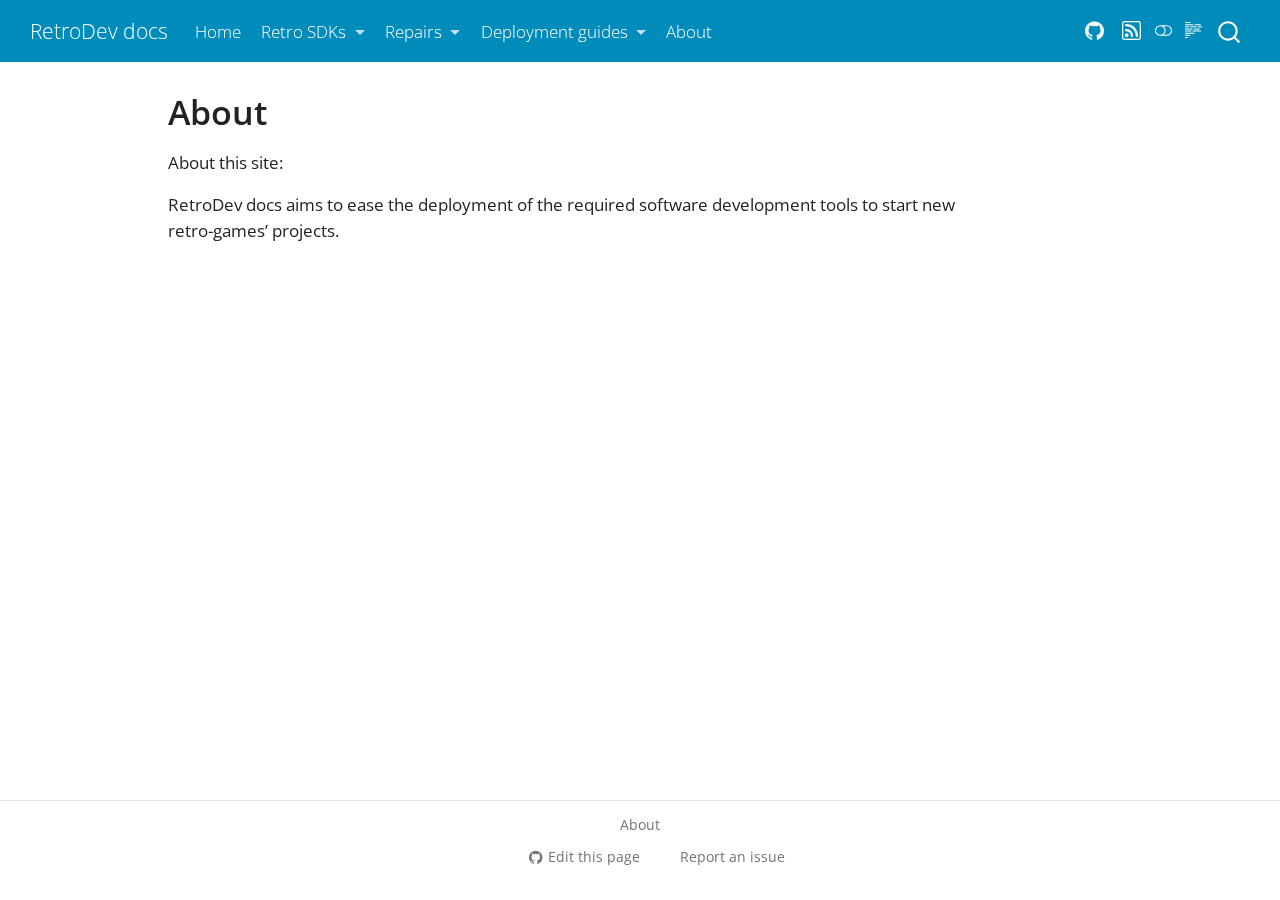
<file: about.html>
<!DOCTYPE html>
<html xmlns="http://www.w3.org/1999/xhtml" lang="en" xml:lang="en"><head>

<meta charset="utf-8">
<meta name="generator" content="quarto-1.5.57">

<meta name="viewport" content="width=device-width, initial-scale=1.0, user-scalable=yes">


<title>About – RetroDev docs</title>
<style>
code{white-space: pre-wrap;}
span.smallcaps{font-variant: small-caps;}
div.columns{display: flex; gap: min(4vw, 1.5em);}
div.column{flex: auto; overflow-x: auto;}
div.hanging-indent{margin-left: 1.5em; text-indent: -1.5em;}
ul.task-list{list-style: none;}
ul.task-list li input[type="checkbox"] {
  width: 0.8em;
  margin: 0 0.8em 0.2em -1em; /* quarto-specific, see https://github.com/quarto-dev/quarto-cli/issues/4556 */ 
  vertical-align: middle;
}
</style>


<script src="site_libs/quarto-nav/quarto-nav.js"></script>
<script src="site_libs/quarto-nav/headroom.min.js"></script>
<script src="site_libs/clipboard/clipboard.min.js"></script>
<script src="site_libs/quarto-search/autocomplete.umd.js"></script>
<script src="site_libs/quarto-search/fuse.min.js"></script>
<script src="site_libs/quarto-search/quarto-search.js"></script>
<meta name="quarto:offset" content="./">
<script src="site_libs/quarto-html/quarto.js"></script>
<script src="site_libs/quarto-html/popper.min.js"></script>
<script src="site_libs/quarto-html/tippy.umd.min.js"></script>
<script src="site_libs/quarto-html/anchor.min.js"></script>
<link href="site_libs/quarto-html/tippy.css" rel="stylesheet">
<link href="site_libs/quarto-html/quarto-syntax-highlighting.css" rel="stylesheet" class="quarto-color-scheme" id="quarto-text-highlighting-styles">
<link href="site_libs/quarto-html/quarto-syntax-highlighting-dark.css" rel="prefetch" class="quarto-color-scheme quarto-color-alternate" id="quarto-text-highlighting-styles">
<script src="site_libs/bootstrap/bootstrap.min.js"></script>
<link href="site_libs/bootstrap/bootstrap-icons.css" rel="stylesheet">
<link href="site_libs/bootstrap/bootstrap.min.css" rel="stylesheet" class="quarto-color-scheme" id="quarto-bootstrap" data-mode="light">
<link href="site_libs/bootstrap/bootstrap-dark.min.css" rel="prefetch" class="quarto-color-scheme quarto-color-alternate" id="quarto-bootstrap" data-mode="dark">
<script id="quarto-search-options" type="application/json">{
  "location": "navbar",
  "copy-button": false,
  "collapse-after": 3,
  "panel-placement": "end",
  "type": "overlay",
  "limit": 50,
  "keyboard-shortcut": [
    "f",
    "/",
    "s"
  ],
  "language": {
    "search-no-results-text": "No results",
    "search-matching-documents-text": "matching documents",
    "search-copy-link-title": "Copy link to search",
    "search-hide-matches-text": "Hide additional matches",
    "search-more-match-text": "more match in this document",
    "search-more-matches-text": "more matches in this document",
    "search-clear-button-title": "Clear",
    "search-text-placeholder": "",
    "search-detached-cancel-button-title": "Cancel",
    "search-submit-button-title": "Submit",
    "search-label": "Search"
  }
}</script>


<link rel="stylesheet" href="styles.css">
</head>

<body class="nav-fixed">

<div id="quarto-search-results"></div>
  <header id="quarto-header" class="headroom fixed-top">
    <nav class="navbar navbar-expand-lg " data-bs-theme="dark">
      <div class="navbar-container container-fluid">
      <div class="navbar-brand-container mx-auto">
    <a class="navbar-brand" href="./index.html">
    <span class="navbar-title">RetroDev docs</span>
    </a>
  </div>
            <div id="quarto-search" class="" title="Search"></div>
          <button class="navbar-toggler" type="button" data-bs-toggle="collapse" data-bs-target="#navbarCollapse" aria-controls="navbarCollapse" role="menu" aria-expanded="false" aria-label="Toggle navigation" onclick="if (window.quartoToggleHeadroom) { window.quartoToggleHeadroom(); }">
  <span class="navbar-toggler-icon"></span>
</button>
          <div class="collapse navbar-collapse" id="navbarCollapse">
            <ul class="navbar-nav navbar-nav-scroll me-auto">
  <li class="nav-item">
    <a class="nav-link" href="./index.html"> 
<span class="menu-text">Home</span></a>
  </li>  
  <li class="nav-item dropdown ">
    <a class="nav-link dropdown-toggle" href="#" id="nav-menu-retro-sdks" role="link" data-bs-toggle="dropdown" aria-expanded="false">
 <span class="menu-text">Retro SDKs</span>
    </a>
    <ul class="dropdown-menu" aria-labelledby="nav-menu-retro-sdks">    
        <li class="dropdown-header">Nintendo</li>
        <li>
    <a class="dropdown-item" href="./retro-sdks/nintendo/nes.html">
 <span class="dropdown-text">NES SDKs</span></a>
  </li>  
        <li><hr class="dropdown-divider"></li>
        <li class="dropdown-header">Sega</li>
        <li>
    <a class="dropdown-item" href="./retro-sdks/sega/mega-drive.html">
 <span class="dropdown-text">Mega Drive SDKs</span></a>
  </li>  
    </ul>
  </li>
  <li class="nav-item dropdown ">
    <a class="nav-link dropdown-toggle" href="#" id="nav-menu-repairs" role="link" data-bs-toggle="dropdown" aria-expanded="false">
 <span class="menu-text">Repairs</span>
    </a>
    <ul class="dropdown-menu" aria-labelledby="nav-menu-repairs">    
        <li class="dropdown-header">SEGA</li>
        <li>
    <a class="dropdown-item" href="./repairs/SEGA/Game Gear/VA0-B0097296.html">
 <span class="dropdown-text">Game Gear</span></a>
  </li>  
    </ul>
  </li>
  <li class="nav-item dropdown ">
    <a class="nav-link dropdown-toggle" href="#" id="nav-menu-deployment-guides" role="link" data-bs-toggle="dropdown" aria-expanded="false">
 <span class="menu-text">Deployment guides</span>
    </a>
    <ul class="dropdown-menu" aria-labelledby="nav-menu-deployment-guides">    
        <li class="dropdown-header">Self Hosted Servers</li>
        <li>
    <a class="dropdown-item" href="./deploy-guides/self-hosted-servers/01_PSO_server.html">
 <span class="dropdown-text">Phantasy Star Online server</span></a>
  </li>  
        <li>
    <a class="dropdown-item" href="./deploy-guides/self-hosted-servers/02_part_db.html">
 <span class="dropdown-text">Part-DB</span></a>
  </li>  
    </ul>
  </li>
  <li class="nav-item">
    <a class="nav-link active" href="./about.html" aria-current="page"> 
<span class="menu-text">About</span></a>
  </li>  
</ul>
            <ul class="navbar-nav navbar-nav-scroll ms-auto">
  <li class="nav-item compact">
    <a class="nav-link" href="https://github.com/protossgp32"> <i class="bi bi-github" role="img" aria-label="GitHub">
</i> 
<span class="menu-text"></span></a>
  </li>  
  <li class="nav-item compact">
    <a class="nav-link" href="./index.xml"> <i class="bi bi-rss" role="img" aria-label="RSS feed">
</i> 
<span class="menu-text"></span></a>
  </li>  
</ul>
          </div> <!-- /navcollapse -->
            <div class="quarto-navbar-tools">
  <a href="" class="quarto-color-scheme-toggle quarto-navigation-tool  px-1" onclick="window.quartoToggleColorScheme(); return false;" title="Toggle dark mode"><i class="bi"></i></a>
  <a href="" class="quarto-reader-toggle quarto-navigation-tool px-1" onclick="window.quartoToggleReader(); return false;" title="Toggle reader mode">
  <div class="quarto-reader-toggle-btn">
  <i class="bi"></i>
  </div>
</a>
</div>
      </div> <!-- /container-fluid -->
    </nav>
</header>
<!-- content -->
<div id="quarto-content" class="quarto-container page-columns page-rows-contents page-layout-article page-navbar">
<!-- sidebar -->
<!-- margin-sidebar -->
    <div id="quarto-margin-sidebar" class="sidebar margin-sidebar zindex-bottom">
        
    </div>
<!-- main -->
<main class="content" id="quarto-document-content">

<header id="title-block-header" class="quarto-title-block default">
<div class="quarto-title">
<h1 class="title">About</h1>
</div>



<div class="quarto-title-meta">

    
  
    
  </div>
  


</header>


<p>About this site:</p>
<p>RetroDev docs aims to ease the deployment of the required software development tools to start new retro-games’ projects.</p>



</main> <!-- /main -->
<script id="quarto-html-after-body" type="application/javascript">
window.document.addEventListener("DOMContentLoaded", function (event) {
  const toggleBodyColorMode = (bsSheetEl) => {
    const mode = bsSheetEl.getAttribute("data-mode");
    const bodyEl = window.document.querySelector("body");
    if (mode === "dark") {
      bodyEl.classList.add("quarto-dark");
      bodyEl.classList.remove("quarto-light");
    } else {
      bodyEl.classList.add("quarto-light");
      bodyEl.classList.remove("quarto-dark");
    }
  }
  const toggleBodyColorPrimary = () => {
    const bsSheetEl = window.document.querySelector("link#quarto-bootstrap");
    if (bsSheetEl) {
      toggleBodyColorMode(bsSheetEl);
    }
  }
  toggleBodyColorPrimary();  
  const disableStylesheet = (stylesheets) => {
    for (let i=0; i < stylesheets.length; i++) {
      const stylesheet = stylesheets[i];
      stylesheet.rel = 'prefetch';
    }
  }
  const enableStylesheet = (stylesheets) => {
    for (let i=0; i < stylesheets.length; i++) {
      const stylesheet = stylesheets[i];
      stylesheet.rel = 'stylesheet';
    }
  }
  const manageTransitions = (selector, allowTransitions) => {
    const els = window.document.querySelectorAll(selector);
    for (let i=0; i < els.length; i++) {
      const el = els[i];
      if (allowTransitions) {
        el.classList.remove('notransition');
      } else {
        el.classList.add('notransition');
      }
    }
  }
  const toggleGiscusIfUsed = (isAlternate, darkModeDefault) => {
    const baseTheme = document.querySelector('#giscus-base-theme')?.value ?? 'light';
    const alternateTheme = document.querySelector('#giscus-alt-theme')?.value ?? 'dark';
    let newTheme = '';
    if(darkModeDefault) {
      newTheme = isAlternate ? baseTheme : alternateTheme;
    } else {
      newTheme = isAlternate ? alternateTheme : baseTheme;
    }
    const changeGiscusTheme = () => {
      // From: https://github.com/giscus/giscus/issues/336
      const sendMessage = (message) => {
        const iframe = document.querySelector('iframe.giscus-frame');
        if (!iframe) return;
        iframe.contentWindow.postMessage({ giscus: message }, 'https://giscus.app');
      }
      sendMessage({
        setConfig: {
          theme: newTheme
        }
      });
    }
    const isGiscussLoaded = window.document.querySelector('iframe.giscus-frame') !== null;
    if (isGiscussLoaded) {
      changeGiscusTheme();
    }
  }
  const toggleColorMode = (alternate) => {
    // Switch the stylesheets
    const alternateStylesheets = window.document.querySelectorAll('link.quarto-color-scheme.quarto-color-alternate');
    manageTransitions('#quarto-margin-sidebar .nav-link', false);
    if (alternate) {
      enableStylesheet(alternateStylesheets);
      for (const sheetNode of alternateStylesheets) {
        if (sheetNode.id === "quarto-bootstrap") {
          toggleBodyColorMode(sheetNode);
        }
      }
    } else {
      disableStylesheet(alternateStylesheets);
      toggleBodyColorPrimary();
    }
    manageTransitions('#quarto-margin-sidebar .nav-link', true);
    // Switch the toggles
    const toggles = window.document.querySelectorAll('.quarto-color-scheme-toggle');
    for (let i=0; i < toggles.length; i++) {
      const toggle = toggles[i];
      if (toggle) {
        if (alternate) {
          toggle.classList.add("alternate");     
        } else {
          toggle.classList.remove("alternate");
        }
      }
    }
    // Hack to workaround the fact that safari doesn't
    // properly recolor the scrollbar when toggling (#1455)
    if (navigator.userAgent.indexOf('Safari') > 0 && navigator.userAgent.indexOf('Chrome') == -1) {
      manageTransitions("body", false);
      window.scrollTo(0, 1);
      setTimeout(() => {
        window.scrollTo(0, 0);
        manageTransitions("body", true);
      }, 40);  
    }
  }
  const isFileUrl = () => { 
    return window.location.protocol === 'file:';
  }
  const hasAlternateSentinel = () => {  
    let styleSentinel = getColorSchemeSentinel();
    if (styleSentinel !== null) {
      return styleSentinel === "alternate";
    } else {
      return false;
    }
  }
  const setStyleSentinel = (alternate) => {
    const value = alternate ? "alternate" : "default";
    if (!isFileUrl()) {
      window.localStorage.setItem("quarto-color-scheme", value);
    } else {
      localAlternateSentinel = value;
    }
  }
  const getColorSchemeSentinel = () => {
    if (!isFileUrl()) {
      const storageValue = window.localStorage.getItem("quarto-color-scheme");
      return storageValue != null ? storageValue : localAlternateSentinel;
    } else {
      return localAlternateSentinel;
    }
  }
  const darkModeDefault = false;
  let localAlternateSentinel = darkModeDefault ? 'alternate' : 'default';
  // Dark / light mode switch
  window.quartoToggleColorScheme = () => {
    // Read the current dark / light value 
    let toAlternate = !hasAlternateSentinel();
    toggleColorMode(toAlternate);
    setStyleSentinel(toAlternate);
    toggleGiscusIfUsed(toAlternate, darkModeDefault);
  };
  // Ensure there is a toggle, if there isn't float one in the top right
  if (window.document.querySelector('.quarto-color-scheme-toggle') === null) {
    const a = window.document.createElement('a');
    a.classList.add('top-right');
    a.classList.add('quarto-color-scheme-toggle');
    a.href = "";
    a.onclick = function() { try { window.quartoToggleColorScheme(); } catch {} return false; };
    const i = window.document.createElement("i");
    i.classList.add('bi');
    a.appendChild(i);
    window.document.body.appendChild(a);
  }
  // Switch to dark mode if need be
  if (hasAlternateSentinel()) {
    toggleColorMode(true);
  } else {
    toggleColorMode(false);
  }
  const icon = "";
  const anchorJS = new window.AnchorJS();
  anchorJS.options = {
    placement: 'right',
    icon: icon
  };
  anchorJS.add('.anchored');
  const isCodeAnnotation = (el) => {
    for (const clz of el.classList) {
      if (clz.startsWith('code-annotation-')) {                     
        return true;
      }
    }
    return false;
  }
  const onCopySuccess = function(e) {
    // button target
    const button = e.trigger;
    // don't keep focus
    button.blur();
    // flash "checked"
    button.classList.add('code-copy-button-checked');
    var currentTitle = button.getAttribute("title");
    button.setAttribute("title", "Copied!");
    let tooltip;
    if (window.bootstrap) {
      button.setAttribute("data-bs-toggle", "tooltip");
      button.setAttribute("data-bs-placement", "left");
      button.setAttribute("data-bs-title", "Copied!");
      tooltip = new bootstrap.Tooltip(button, 
        { trigger: "manual", 
          customClass: "code-copy-button-tooltip",
          offset: [0, -8]});
      tooltip.show();    
    }
    setTimeout(function() {
      if (tooltip) {
        tooltip.hide();
        button.removeAttribute("data-bs-title");
        button.removeAttribute("data-bs-toggle");
        button.removeAttribute("data-bs-placement");
      }
      button.setAttribute("title", currentTitle);
      button.classList.remove('code-copy-button-checked');
    }, 1000);
    // clear code selection
    e.clearSelection();
  }
  const getTextToCopy = function(trigger) {
      const codeEl = trigger.previousElementSibling.cloneNode(true);
      for (const childEl of codeEl.children) {
        if (isCodeAnnotation(childEl)) {
          childEl.remove();
        }
      }
      return codeEl.innerText;
  }
  const clipboard = new window.ClipboardJS('.code-copy-button:not([data-in-quarto-modal])', {
    text: getTextToCopy
  });
  clipboard.on('success', onCopySuccess);
  if (window.document.getElementById('quarto-embedded-source-code-modal')) {
    // For code content inside modals, clipBoardJS needs to be initialized with a container option
    // TODO: Check when it could be a function (https://github.com/zenorocha/clipboard.js/issues/860)
    const clipboardModal = new window.ClipboardJS('.code-copy-button[data-in-quarto-modal]', {
      text: getTextToCopy,
      container: window.document.getElementById('quarto-embedded-source-code-modal')
    });
    clipboardModal.on('success', onCopySuccess);
  }
    var localhostRegex = new RegExp(/^(?:http|https):\/\/localhost\:?[0-9]*\//);
    var mailtoRegex = new RegExp(/^mailto:/);
      var filterRegex = new RegExp("https:\/\/protossgp32\.github\.io\/retrodev-docs");
    var isInternal = (href) => {
        return filterRegex.test(href) || localhostRegex.test(href) || mailtoRegex.test(href);
    }
    // Inspect non-navigation links and adorn them if external
 	var links = window.document.querySelectorAll('a[href]:not(.nav-link):not(.navbar-brand):not(.toc-action):not(.sidebar-link):not(.sidebar-item-toggle):not(.pagination-link):not(.no-external):not([aria-hidden]):not(.dropdown-item):not(.quarto-navigation-tool):not(.about-link)');
    for (var i=0; i<links.length; i++) {
      const link = links[i];
      if (!isInternal(link.href)) {
        // undo the damage that might have been done by quarto-nav.js in the case of
        // links that we want to consider external
        if (link.dataset.originalHref !== undefined) {
          link.href = link.dataset.originalHref;
        }
      }
    }
  function tippyHover(el, contentFn, onTriggerFn, onUntriggerFn) {
    const config = {
      allowHTML: true,
      maxWidth: 500,
      delay: 100,
      arrow: false,
      appendTo: function(el) {
          return el.parentElement;
      },
      interactive: true,
      interactiveBorder: 10,
      theme: 'quarto',
      placement: 'bottom-start',
    };
    if (contentFn) {
      config.content = contentFn;
    }
    if (onTriggerFn) {
      config.onTrigger = onTriggerFn;
    }
    if (onUntriggerFn) {
      config.onUntrigger = onUntriggerFn;
    }
    window.tippy(el, config); 
  }
  const noterefs = window.document.querySelectorAll('a[role="doc-noteref"]');
  for (var i=0; i<noterefs.length; i++) {
    const ref = noterefs[i];
    tippyHover(ref, function() {
      // use id or data attribute instead here
      let href = ref.getAttribute('data-footnote-href') || ref.getAttribute('href');
      try { href = new URL(href).hash; } catch {}
      const id = href.replace(/^#\/?/, "");
      const note = window.document.getElementById(id);
      if (note) {
        return note.innerHTML;
      } else {
        return "";
      }
    });
  }
  const xrefs = window.document.querySelectorAll('a.quarto-xref');
  const processXRef = (id, note) => {
    // Strip column container classes
    const stripColumnClz = (el) => {
      el.classList.remove("page-full", "page-columns");
      if (el.children) {
        for (const child of el.children) {
          stripColumnClz(child);
        }
      }
    }
    stripColumnClz(note)
    if (id === null || id.startsWith('sec-')) {
      // Special case sections, only their first couple elements
      const container = document.createElement("div");
      if (note.children && note.children.length > 2) {
        container.appendChild(note.children[0].cloneNode(true));
        for (let i = 1; i < note.children.length; i++) {
          const child = note.children[i];
          if (child.tagName === "P" && child.innerText === "") {
            continue;
          } else {
            container.appendChild(child.cloneNode(true));
            break;
          }
        }
        if (window.Quarto?.typesetMath) {
          window.Quarto.typesetMath(container);
        }
        return container.innerHTML
      } else {
        if (window.Quarto?.typesetMath) {
          window.Quarto.typesetMath(note);
        }
        return note.innerHTML;
      }
    } else {
      // Remove any anchor links if they are present
      const anchorLink = note.querySelector('a.anchorjs-link');
      if (anchorLink) {
        anchorLink.remove();
      }
      if (window.Quarto?.typesetMath) {
        window.Quarto.typesetMath(note);
      }
      // TODO in 1.5, we should make sure this works without a callout special case
      if (note.classList.contains("callout")) {
        return note.outerHTML;
      } else {
        return note.innerHTML;
      }
    }
  }
  for (var i=0; i<xrefs.length; i++) {
    const xref = xrefs[i];
    tippyHover(xref, undefined, function(instance) {
      instance.disable();
      let url = xref.getAttribute('href');
      let hash = undefined; 
      if (url.startsWith('#')) {
        hash = url;
      } else {
        try { hash = new URL(url).hash; } catch {}
      }
      if (hash) {
        const id = hash.replace(/^#\/?/, "");
        const note = window.document.getElementById(id);
        if (note !== null) {
          try {
            const html = processXRef(id, note.cloneNode(true));
            instance.setContent(html);
          } finally {
            instance.enable();
            instance.show();
          }
        } else {
          // See if we can fetch this
          fetch(url.split('#')[0])
          .then(res => res.text())
          .then(html => {
            const parser = new DOMParser();
            const htmlDoc = parser.parseFromString(html, "text/html");
            const note = htmlDoc.getElementById(id);
            if (note !== null) {
              const html = processXRef(id, note);
              instance.setContent(html);
            } 
          }).finally(() => {
            instance.enable();
            instance.show();
          });
        }
      } else {
        // See if we can fetch a full url (with no hash to target)
        // This is a special case and we should probably do some content thinning / targeting
        fetch(url)
        .then(res => res.text())
        .then(html => {
          const parser = new DOMParser();
          const htmlDoc = parser.parseFromString(html, "text/html");
          const note = htmlDoc.querySelector('main.content');
          if (note !== null) {
            // This should only happen for chapter cross references
            // (since there is no id in the URL)
            // remove the first header
            if (note.children.length > 0 && note.children[0].tagName === "HEADER") {
              note.children[0].remove();
            }
            const html = processXRef(null, note);
            instance.setContent(html);
          } 
        }).finally(() => {
          instance.enable();
          instance.show();
        });
      }
    }, function(instance) {
    });
  }
      let selectedAnnoteEl;
      const selectorForAnnotation = ( cell, annotation) => {
        let cellAttr = 'data-code-cell="' + cell + '"';
        let lineAttr = 'data-code-annotation="' +  annotation + '"';
        const selector = 'span[' + cellAttr + '][' + lineAttr + ']';
        return selector;
      }
      const selectCodeLines = (annoteEl) => {
        const doc = window.document;
        const targetCell = annoteEl.getAttribute("data-target-cell");
        const targetAnnotation = annoteEl.getAttribute("data-target-annotation");
        const annoteSpan = window.document.querySelector(selectorForAnnotation(targetCell, targetAnnotation));
        const lines = annoteSpan.getAttribute("data-code-lines").split(",");
        const lineIds = lines.map((line) => {
          return targetCell + "-" + line;
        })
        let top = null;
        let height = null;
        let parent = null;
        if (lineIds.length > 0) {
            //compute the position of the single el (top and bottom and make a div)
            const el = window.document.getElementById(lineIds[0]);
            top = el.offsetTop;
            height = el.offsetHeight;
            parent = el.parentElement.parentElement;
          if (lineIds.length > 1) {
            const lastEl = window.document.getElementById(lineIds[lineIds.length - 1]);
            const bottom = lastEl.offsetTop + lastEl.offsetHeight;
            height = bottom - top;
          }
          if (top !== null && height !== null && parent !== null) {
            // cook up a div (if necessary) and position it 
            let div = window.document.getElementById("code-annotation-line-highlight");
            if (div === null) {
              div = window.document.createElement("div");
              div.setAttribute("id", "code-annotation-line-highlight");
              div.style.position = 'absolute';
              parent.appendChild(div);
            }
            div.style.top = top - 2 + "px";
            div.style.height = height + 4 + "px";
            div.style.left = 0;
            let gutterDiv = window.document.getElementById("code-annotation-line-highlight-gutter");
            if (gutterDiv === null) {
              gutterDiv = window.document.createElement("div");
              gutterDiv.setAttribute("id", "code-annotation-line-highlight-gutter");
              gutterDiv.style.position = 'absolute';
              const codeCell = window.document.getElementById(targetCell);
              const gutter = codeCell.querySelector('.code-annotation-gutter');
              gutter.appendChild(gutterDiv);
            }
            gutterDiv.style.top = top - 2 + "px";
            gutterDiv.style.height = height + 4 + "px";
          }
          selectedAnnoteEl = annoteEl;
        }
      };
      const unselectCodeLines = () => {
        const elementsIds = ["code-annotation-line-highlight", "code-annotation-line-highlight-gutter"];
        elementsIds.forEach((elId) => {
          const div = window.document.getElementById(elId);
          if (div) {
            div.remove();
          }
        });
        selectedAnnoteEl = undefined;
      };
        // Handle positioning of the toggle
    window.addEventListener(
      "resize",
      throttle(() => {
        elRect = undefined;
        if (selectedAnnoteEl) {
          selectCodeLines(selectedAnnoteEl);
        }
      }, 10)
    );
    function throttle(fn, ms) {
    let throttle = false;
    let timer;
      return (...args) => {
        if(!throttle) { // first call gets through
            fn.apply(this, args);
            throttle = true;
        } else { // all the others get throttled
            if(timer) clearTimeout(timer); // cancel #2
            timer = setTimeout(() => {
              fn.apply(this, args);
              timer = throttle = false;
            }, ms);
        }
      };
    }
      // Attach click handler to the DT
      const annoteDls = window.document.querySelectorAll('dt[data-target-cell]');
      for (const annoteDlNode of annoteDls) {
        annoteDlNode.addEventListener('click', (event) => {
          const clickedEl = event.target;
          if (clickedEl !== selectedAnnoteEl) {
            unselectCodeLines();
            const activeEl = window.document.querySelector('dt[data-target-cell].code-annotation-active');
            if (activeEl) {
              activeEl.classList.remove('code-annotation-active');
            }
            selectCodeLines(clickedEl);
            clickedEl.classList.add('code-annotation-active');
          } else {
            // Unselect the line
            unselectCodeLines();
            clickedEl.classList.remove('code-annotation-active');
          }
        });
      }
  const findCites = (el) => {
    const parentEl = el.parentElement;
    if (parentEl) {
      const cites = parentEl.dataset.cites;
      if (cites) {
        return {
          el,
          cites: cites.split(' ')
        };
      } else {
        return findCites(el.parentElement)
      }
    } else {
      return undefined;
    }
  };
  var bibliorefs = window.document.querySelectorAll('a[role="doc-biblioref"]');
  for (var i=0; i<bibliorefs.length; i++) {
    const ref = bibliorefs[i];
    const citeInfo = findCites(ref);
    if (citeInfo) {
      tippyHover(citeInfo.el, function() {
        var popup = window.document.createElement('div');
        citeInfo.cites.forEach(function(cite) {
          var citeDiv = window.document.createElement('div');
          citeDiv.classList.add('hanging-indent');
          citeDiv.classList.add('csl-entry');
          var biblioDiv = window.document.getElementById('ref-' + cite);
          if (biblioDiv) {
            citeDiv.innerHTML = biblioDiv.innerHTML;
          }
          popup.appendChild(citeDiv);
        });
        return popup.innerHTML;
      });
    }
  }
});
</script>
</div> <!-- /content -->
<footer class="footer">
  <div class="nav-footer">
    <div class="nav-footer-left">
      &nbsp;
    </div>   
    <div class="nav-footer-center">
      <ul class="footer-items list-unstyled">
    <li class="nav-item">
    <a class="nav-link" href="./about.html">
<p>About</p>
</a>
  </li>  
</ul>
    <div class="toc-actions"><ul><li><a href="https://github.com/protossgp32/retrodev-docs/edit/main/docs/about.qmd" class="toc-action"><i class="bi bi-github"></i>Edit this page</a></li><li><a href="https://github.com/protossgp32/retrodev-docs/issues/new" class="toc-action"><i class="bi empty"></i>Report an issue</a></li></ul></div></div>
    <div class="nav-footer-right">
      &nbsp;
    </div>
  </div>
</footer>




</body></html>
</file>
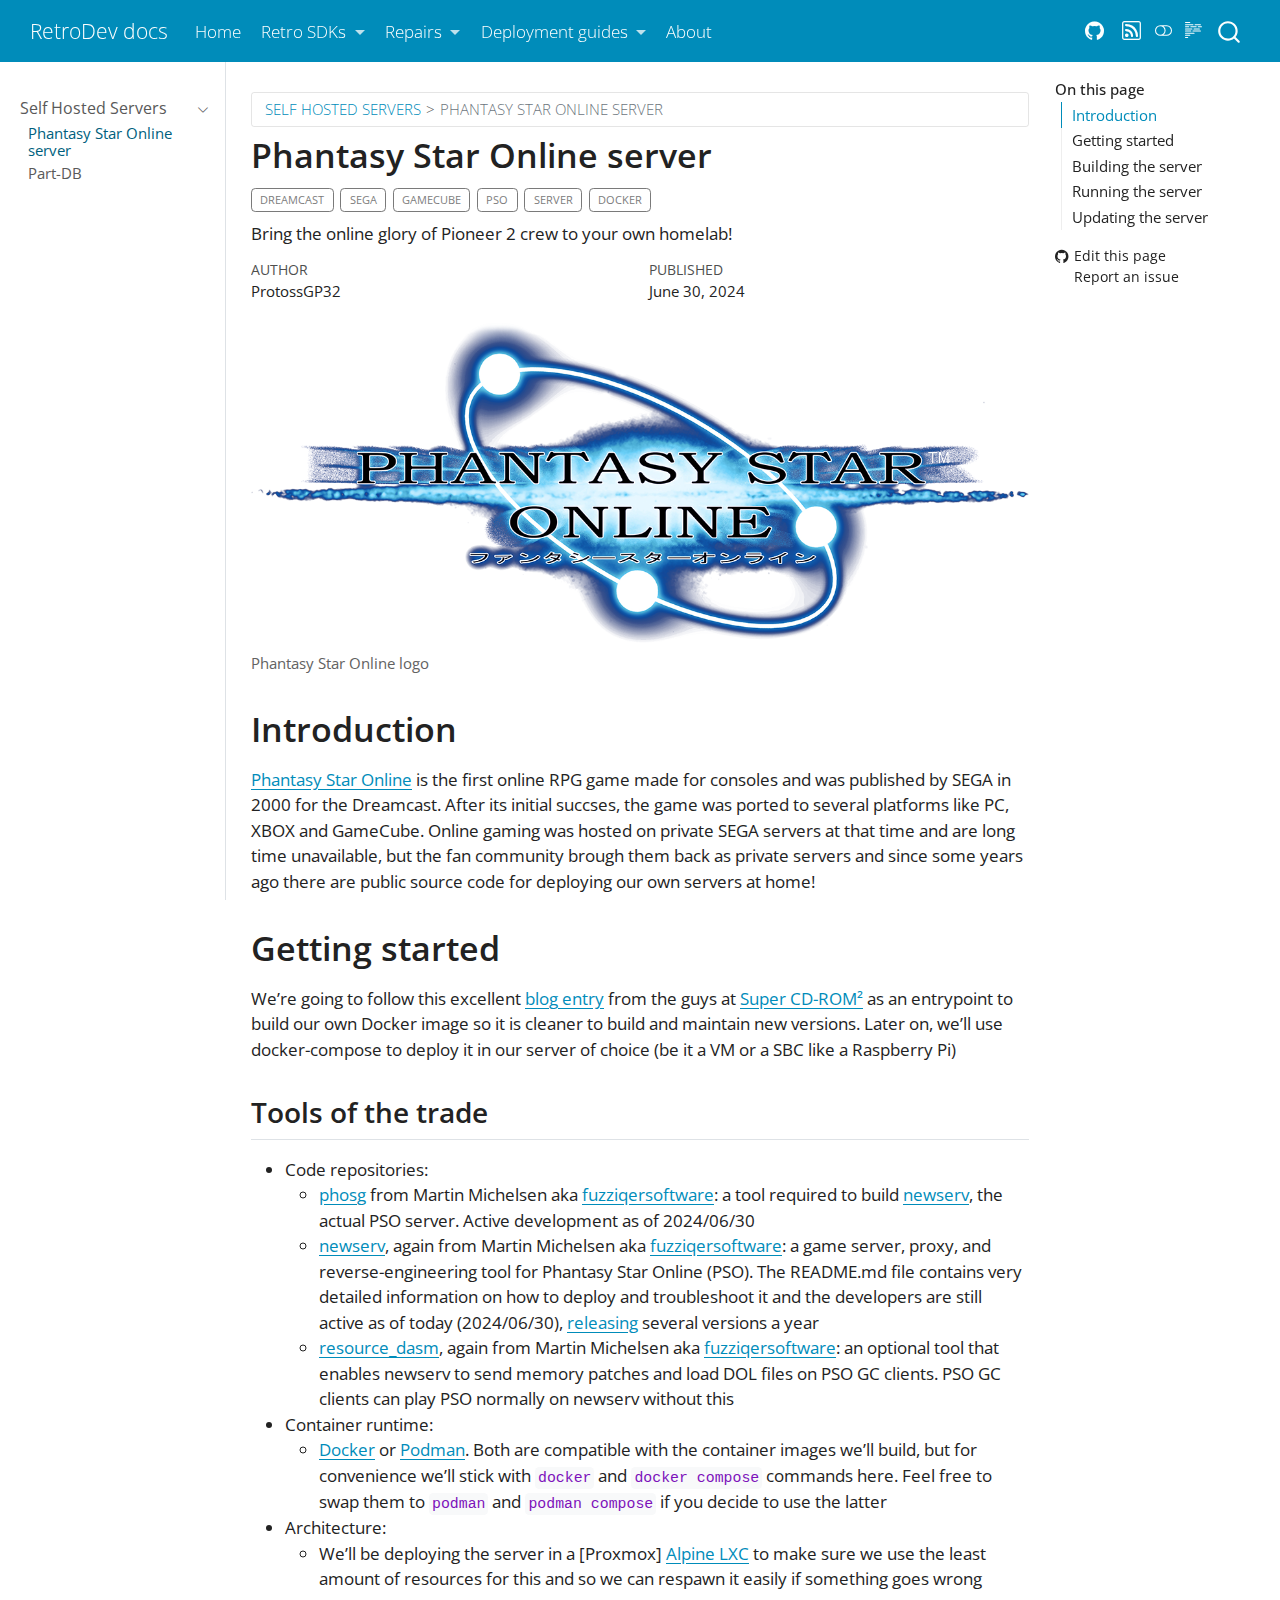
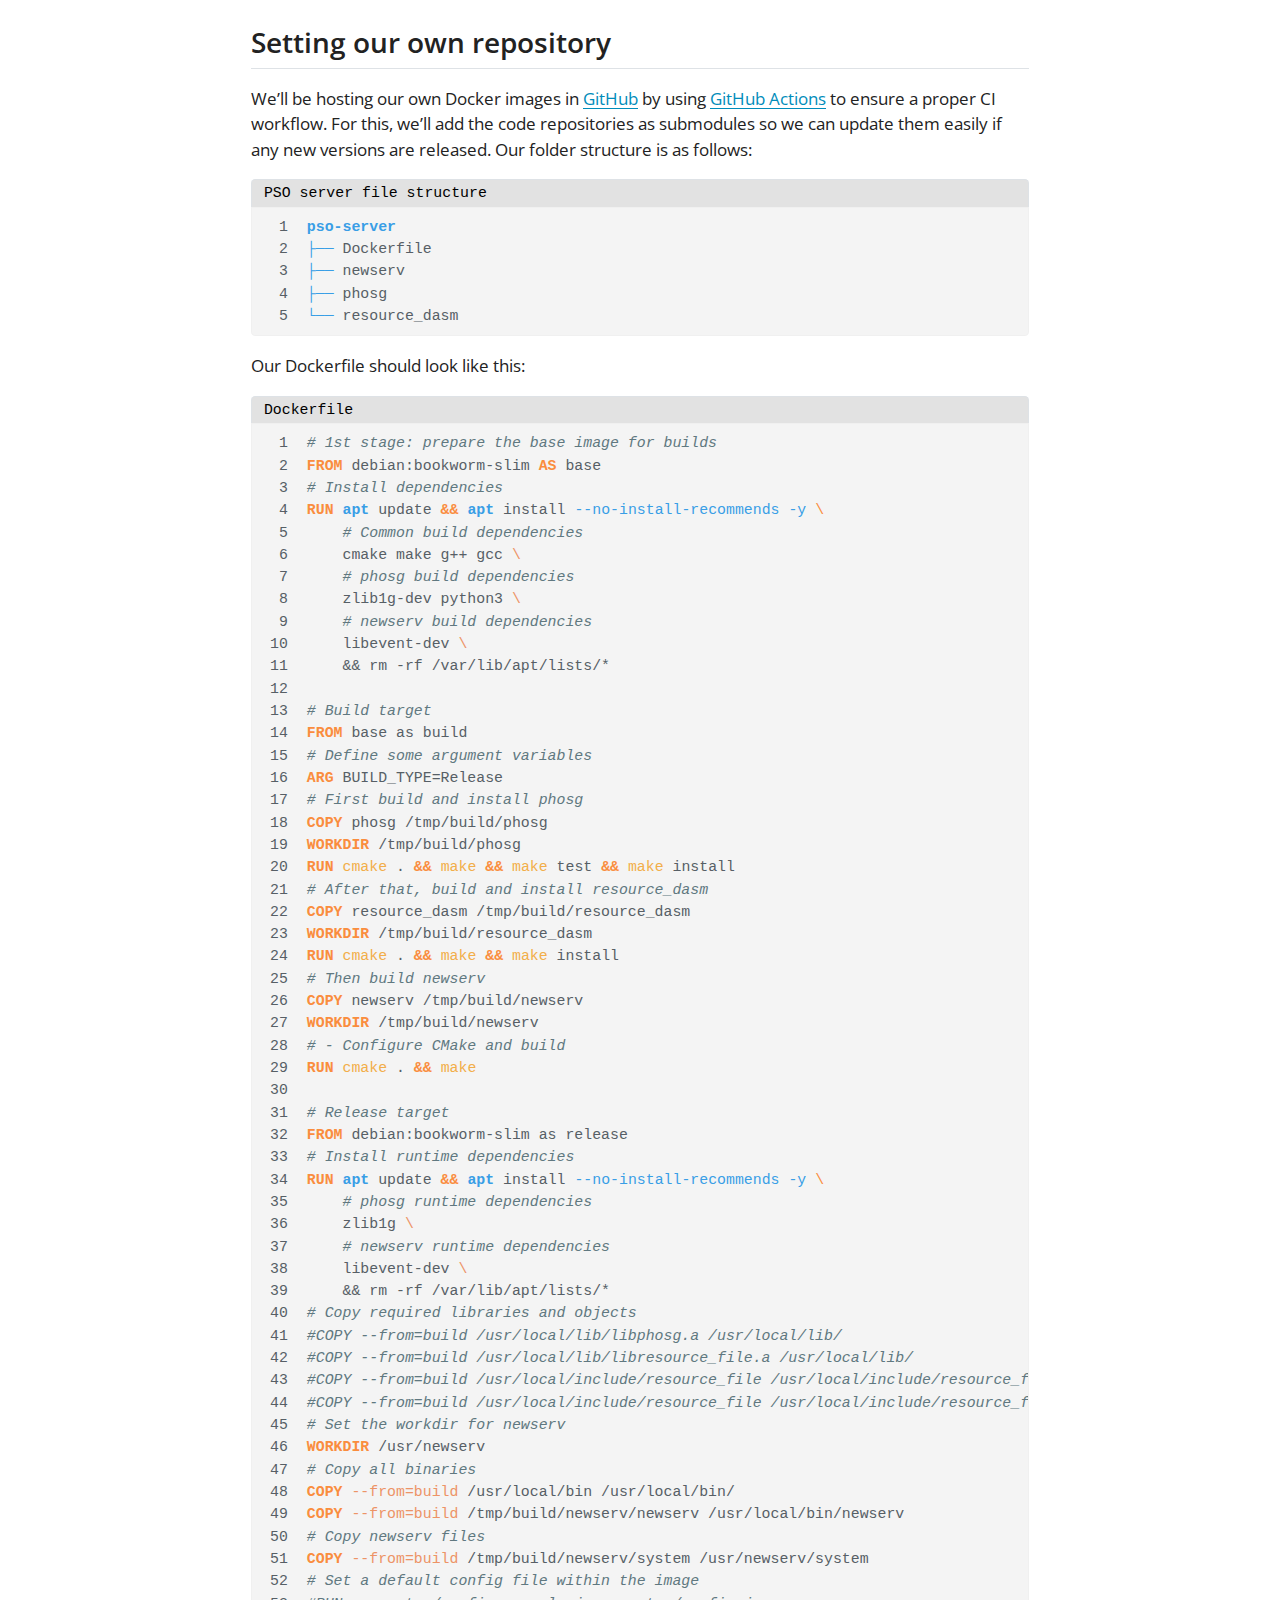
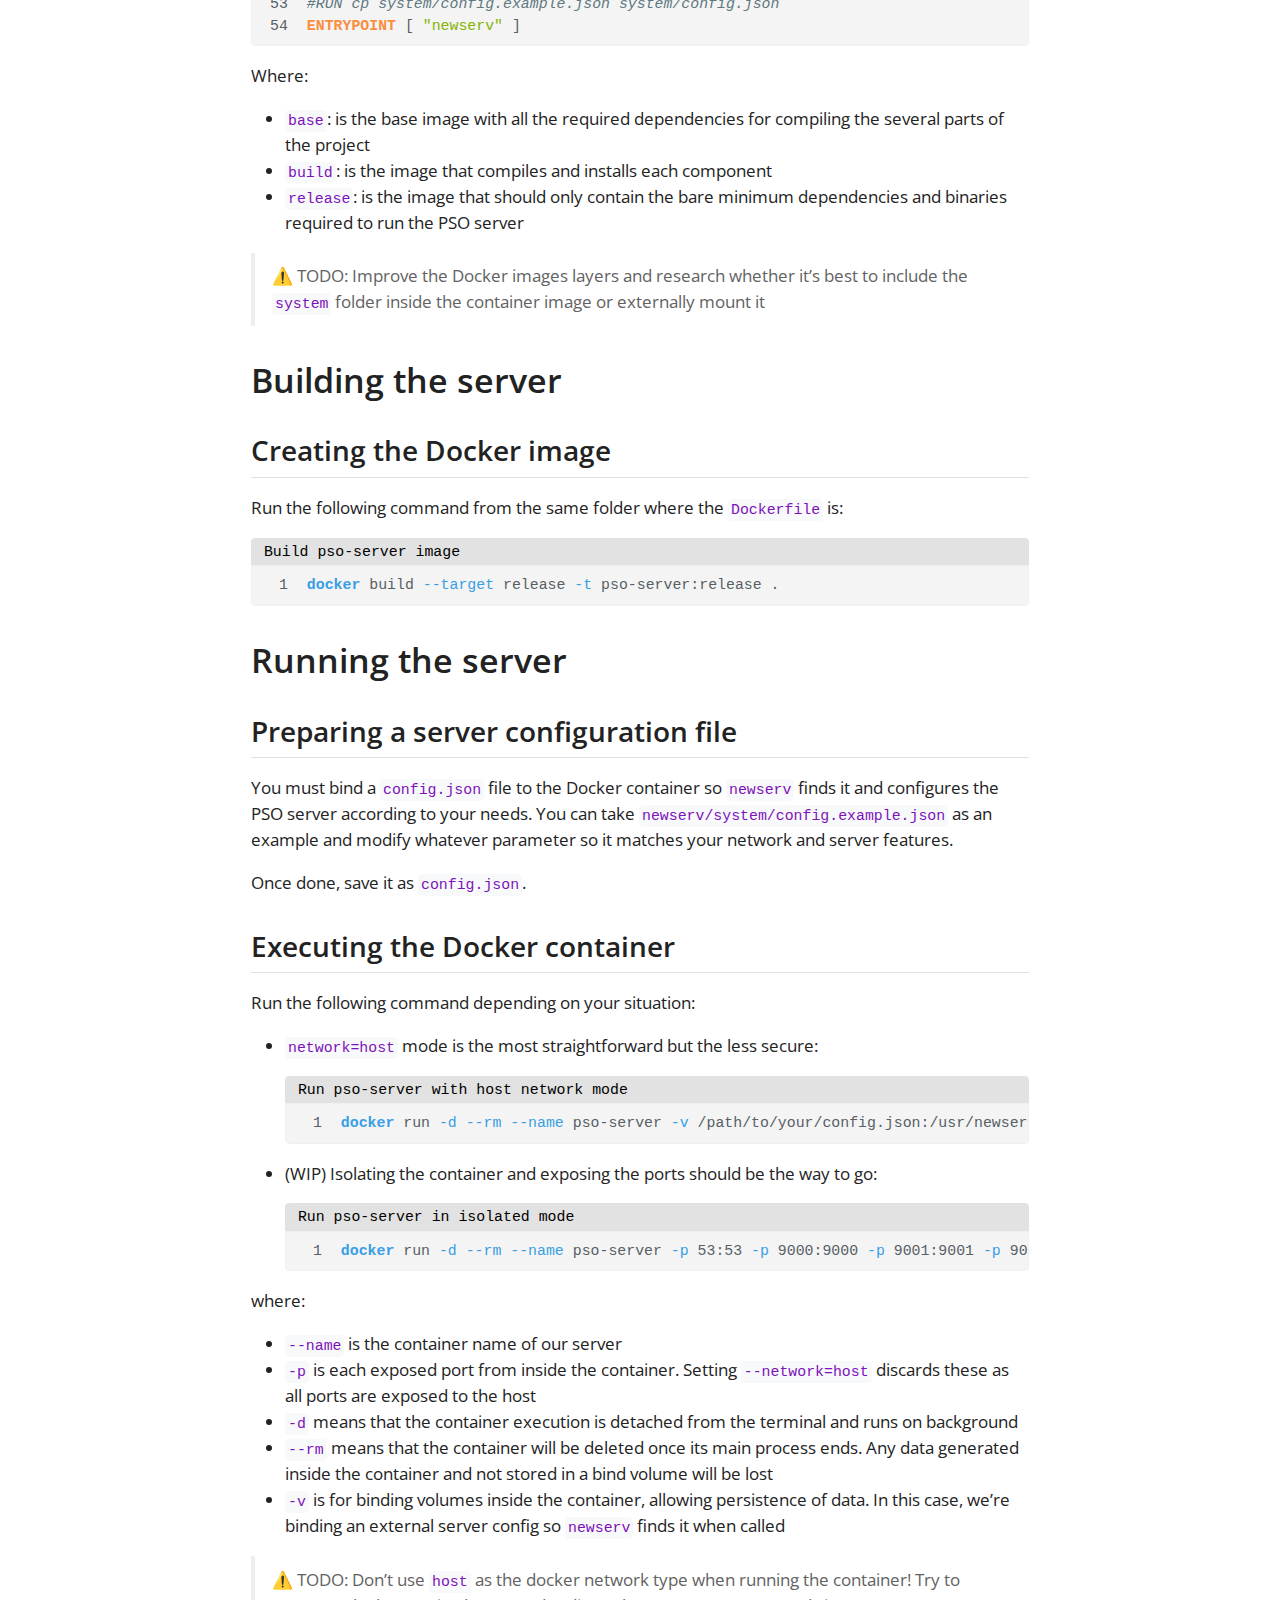
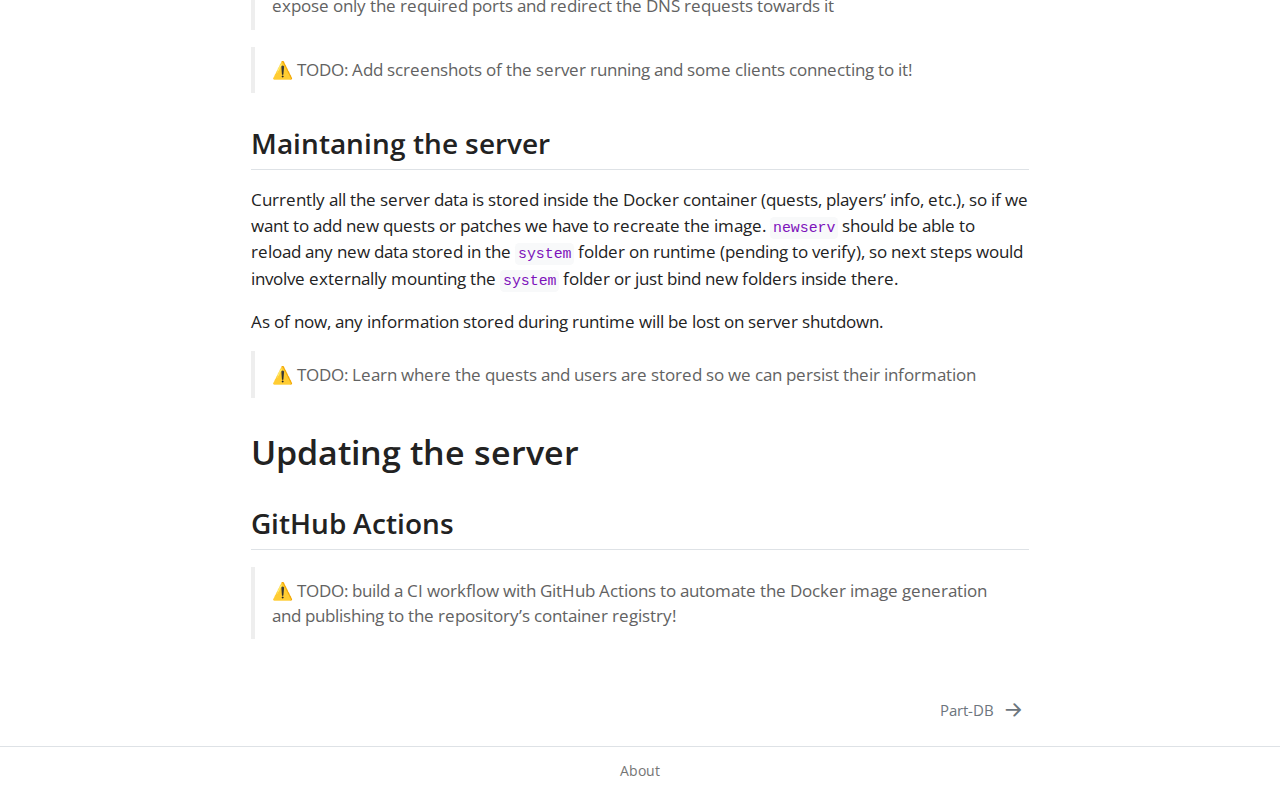
<file: deploy-guides/self-hosted-servers/01_PSO_server.html>
<!DOCTYPE html>
<html xmlns="http://www.w3.org/1999/xhtml" lang="en" xml:lang="en"><head>

<meta charset="utf-8">
<meta name="generator" content="quarto-1.5.57">

<meta name="viewport" content="width=device-width, initial-scale=1.0, user-scalable=yes">

<meta name="author" content="ProtossGP32">
<meta name="dcterms.date" content="2024-06-30">
<meta name="description" content="Bring the online glory of Pioneer 2 crew to your own homelab!">

<title>Phantasy Star Online server – RetroDev docs</title>
<style>
code{white-space: pre-wrap;}
span.smallcaps{font-variant: small-caps;}
div.columns{display: flex; gap: min(4vw, 1.5em);}
div.column{flex: auto; overflow-x: auto;}
div.hanging-indent{margin-left: 1.5em; text-indent: -1.5em;}
ul.task-list{list-style: none;}
ul.task-list li input[type="checkbox"] {
  width: 0.8em;
  margin: 0 0.8em 0.2em -1em; /* quarto-specific, see https://github.com/quarto-dev/quarto-cli/issues/4556 */ 
  vertical-align: middle;
}
/* CSS for syntax highlighting */
pre > code.sourceCode { white-space: pre; position: relative; }
pre > code.sourceCode > span { line-height: 1.25; }
pre > code.sourceCode > span:empty { height: 1.2em; }
.sourceCode { overflow: visible; }
code.sourceCode > span { color: inherit; text-decoration: inherit; }
div.sourceCode { margin: 1em 0; }
pre.sourceCode { margin: 0; }
@media screen {
div.sourceCode { overflow: auto; }
}
@media print {
pre > code.sourceCode { white-space: pre-wrap; }
pre > code.sourceCode > span { display: inline-block; text-indent: -5em; padding-left: 5em; }
}
pre.numberSource code
  { counter-reset: source-line 0; }
pre.numberSource code > span
  { position: relative; left: -4em; counter-increment: source-line; }
pre.numberSource code > span > a:first-child::before
  { content: counter(source-line);
    position: relative; left: -1em; text-align: right; vertical-align: baseline;
    border: none; display: inline-block;
    -webkit-touch-callout: none; -webkit-user-select: none;
    -khtml-user-select: none; -moz-user-select: none;
    -ms-user-select: none; user-select: none;
    padding: 0 4px; width: 4em;
  }
pre.numberSource { margin-left: 3em;  padding-left: 4px; }
div.sourceCode
  {   }
@media screen {
pre > code.sourceCode > span > a:first-child::before { text-decoration: underline; }
}
</style>


<script src="../../site_libs/quarto-nav/quarto-nav.js"></script>
<script src="../../site_libs/quarto-nav/headroom.min.js"></script>
<script src="../../site_libs/clipboard/clipboard.min.js"></script>
<script src="../../site_libs/quarto-search/autocomplete.umd.js"></script>
<script src="../../site_libs/quarto-search/fuse.min.js"></script>
<script src="../../site_libs/quarto-search/quarto-search.js"></script>
<meta name="quarto:offset" content="../../">
<link href="../../deploy-guides/self-hosted-servers/02_part_db.html" rel="next">
<script src="../../site_libs/quarto-html/quarto.js"></script>
<script src="../../site_libs/quarto-html/popper.min.js"></script>
<script src="../../site_libs/quarto-html/tippy.umd.min.js"></script>
<script src="../../site_libs/quarto-html/anchor.min.js"></script>
<link href="../../site_libs/quarto-html/tippy.css" rel="stylesheet">
<link href="../../site_libs/quarto-html/quarto-syntax-highlighting.css" rel="stylesheet" class="quarto-color-scheme" id="quarto-text-highlighting-styles">
<link href="../../site_libs/quarto-html/quarto-syntax-highlighting-dark.css" rel="prefetch" class="quarto-color-scheme quarto-color-alternate" id="quarto-text-highlighting-styles">
<script src="../../site_libs/bootstrap/bootstrap.min.js"></script>
<link href="../../site_libs/bootstrap/bootstrap-icons.css" rel="stylesheet">
<link href="../../site_libs/bootstrap/bootstrap.min.css" rel="stylesheet" class="quarto-color-scheme" id="quarto-bootstrap" data-mode="light">
<link href="../../site_libs/bootstrap/bootstrap-dark.min.css" rel="prefetch" class="quarto-color-scheme quarto-color-alternate" id="quarto-bootstrap" data-mode="dark">
<script id="quarto-search-options" type="application/json">{
  "location": "navbar",
  "copy-button": false,
  "collapse-after": 3,
  "panel-placement": "end",
  "type": "overlay",
  "limit": 50,
  "keyboard-shortcut": [
    "f",
    "/",
    "s"
  ],
  "language": {
    "search-no-results-text": "No results",
    "search-matching-documents-text": "matching documents",
    "search-copy-link-title": "Copy link to search",
    "search-hide-matches-text": "Hide additional matches",
    "search-more-match-text": "more match in this document",
    "search-more-matches-text": "more matches in this document",
    "search-clear-button-title": "Clear",
    "search-text-placeholder": "",
    "search-detached-cancel-button-title": "Cancel",
    "search-submit-button-title": "Submit",
    "search-label": "Search"
  }
}</script>


<link rel="stylesheet" href="../../styles.css">
</head>

<body class="nav-sidebar docked nav-fixed">

<div id="quarto-search-results"></div>
  <header id="quarto-header" class="headroom fixed-top">
    <nav class="navbar navbar-expand-lg " data-bs-theme="dark">
      <div class="navbar-container container-fluid">
      <div class="navbar-brand-container mx-auto">
    <a class="navbar-brand" href="../../index.html">
    <span class="navbar-title">RetroDev docs</span>
    </a>
  </div>
            <div id="quarto-search" class="" title="Search"></div>
          <button class="navbar-toggler" type="button" data-bs-toggle="collapse" data-bs-target="#navbarCollapse" aria-controls="navbarCollapse" role="menu" aria-expanded="false" aria-label="Toggle navigation" onclick="if (window.quartoToggleHeadroom) { window.quartoToggleHeadroom(); }">
  <span class="navbar-toggler-icon"></span>
</button>
          <div class="collapse navbar-collapse" id="navbarCollapse">
            <ul class="navbar-nav navbar-nav-scroll me-auto">
  <li class="nav-item">
    <a class="nav-link" href="../../index.html"> 
<span class="menu-text">Home</span></a>
  </li>  
  <li class="nav-item dropdown ">
    <a class="nav-link dropdown-toggle" href="#" id="nav-menu-retro-sdks" role="link" data-bs-toggle="dropdown" aria-expanded="false">
 <span class="menu-text">Retro SDKs</span>
    </a>
    <ul class="dropdown-menu" aria-labelledby="nav-menu-retro-sdks">    
        <li class="dropdown-header">Nintendo</li>
        <li>
    <a class="dropdown-item" href="../../retro-sdks/nintendo/nes.html">
 <span class="dropdown-text">NES SDKs</span></a>
  </li>  
        <li><hr class="dropdown-divider"></li>
        <li class="dropdown-header">Sega</li>
        <li>
    <a class="dropdown-item" href="../../retro-sdks/sega/mega-drive.html">
 <span class="dropdown-text">Mega Drive SDKs</span></a>
  </li>  
    </ul>
  </li>
  <li class="nav-item dropdown ">
    <a class="nav-link dropdown-toggle" href="#" id="nav-menu-repairs" role="link" data-bs-toggle="dropdown" aria-expanded="false">
 <span class="menu-text">Repairs</span>
    </a>
    <ul class="dropdown-menu" aria-labelledby="nav-menu-repairs">    
        <li class="dropdown-header">SEGA</li>
        <li>
    <a class="dropdown-item" href="../../repairs/SEGA/Game Gear/VA0-B0097296.html">
 <span class="dropdown-text">Game Gear</span></a>
  </li>  
    </ul>
  </li>
  <li class="nav-item dropdown ">
    <a class="nav-link dropdown-toggle" href="#" id="nav-menu-deployment-guides" role="link" data-bs-toggle="dropdown" aria-expanded="false">
 <span class="menu-text">Deployment guides</span>
    </a>
    <ul class="dropdown-menu" aria-labelledby="nav-menu-deployment-guides">    
        <li class="dropdown-header">Self Hosted Servers</li>
        <li>
    <a class="dropdown-item" href="../../deploy-guides/self-hosted-servers/01_PSO_server.html">
 <span class="dropdown-text">Phantasy Star Online server</span></a>
  </li>  
        <li>
    <a class="dropdown-item" href="../../deploy-guides/self-hosted-servers/02_part_db.html">
 <span class="dropdown-text">Part-DB</span></a>
  </li>  
    </ul>
  </li>
  <li class="nav-item">
    <a class="nav-link" href="../../about.html"> 
<span class="menu-text">About</span></a>
  </li>  
</ul>
            <ul class="navbar-nav navbar-nav-scroll ms-auto">
  <li class="nav-item compact">
    <a class="nav-link" href="https://github.com/protossgp32"> <i class="bi bi-github" role="img" aria-label="GitHub">
</i> 
<span class="menu-text"></span></a>
  </li>  
  <li class="nav-item compact">
    <a class="nav-link" href="../../index.xml"> <i class="bi bi-rss" role="img" aria-label="RSS feed">
</i> 
<span class="menu-text"></span></a>
  </li>  
</ul>
          </div> <!-- /navcollapse -->
            <div class="quarto-navbar-tools">
  <a href="" class="quarto-color-scheme-toggle quarto-navigation-tool  px-1" onclick="window.quartoToggleColorScheme(); return false;" title="Toggle dark mode"><i class="bi"></i></a>
  <a href="" class="quarto-reader-toggle quarto-navigation-tool px-1" onclick="window.quartoToggleReader(); return false;" title="Toggle reader mode">
  <div class="quarto-reader-toggle-btn">
  <i class="bi"></i>
  </div>
</a>
</div>
      </div> <!-- /container-fluid -->
    </nav>
  <nav class="quarto-secondary-nav">
    <div class="container-fluid d-flex">
      <button type="button" class="quarto-btn-toggle btn" data-bs-toggle="collapse" role="button" data-bs-target=".quarto-sidebar-collapse-item" aria-controls="quarto-sidebar" aria-expanded="false" aria-label="Toggle sidebar navigation" onclick="if (window.quartoToggleHeadroom) { window.quartoToggleHeadroom(); }">
        <i class="bi bi-layout-text-sidebar-reverse"></i>
      </button>
        <nav class="quarto-page-breadcrumbs" aria-label="breadcrumb"><ol class="breadcrumb"><li class="breadcrumb-item"><a href="../../deploy-guides/self-hosted-servers/01_PSO_server.html">Self Hosted Servers</a></li><li class="breadcrumb-item"><a href="../../deploy-guides/self-hosted-servers/01_PSO_server.html">Phantasy Star Online server</a></li></ol></nav>
        <a class="flex-grow-1" role="navigation" data-bs-toggle="collapse" data-bs-target=".quarto-sidebar-collapse-item" aria-controls="quarto-sidebar" aria-expanded="false" aria-label="Toggle sidebar navigation" onclick="if (window.quartoToggleHeadroom) { window.quartoToggleHeadroom(); }">      
        </a>
    </div>
  </nav>
</header>
<!-- content -->
<div id="quarto-content" class="quarto-container page-columns page-rows-contents page-layout-article page-navbar">
<!-- sidebar -->
  <nav id="quarto-sidebar" class="sidebar collapse collapse-horizontal quarto-sidebar-collapse-item sidebar-navigation docked overflow-auto">
    <div class="sidebar-menu-container"> 
    <ul class="list-unstyled mt-1">
        <li class="sidebar-item sidebar-item-section">
      <div class="sidebar-item-container"> 
            <a class="sidebar-item-text sidebar-link text-start" data-bs-toggle="collapse" data-bs-target="#quarto-sidebar-section-1" role="navigation" aria-expanded="true">
 <span class="menu-text">Self Hosted Servers</span></a>
          <a class="sidebar-item-toggle text-start" data-bs-toggle="collapse" data-bs-target="#quarto-sidebar-section-1" role="navigation" aria-expanded="true" aria-label="Toggle section">
            <i class="bi bi-chevron-right ms-2"></i>
          </a> 
      </div>
      <ul id="quarto-sidebar-section-1" class="collapse list-unstyled sidebar-section depth1 show">  
          <li class="sidebar-item">
  <div class="sidebar-item-container"> 
  <a href="../../deploy-guides/self-hosted-servers/01_PSO_server.html" class="sidebar-item-text sidebar-link active">
 <span class="menu-text">Phantasy Star Online server</span></a>
  </div>
</li>
          <li class="sidebar-item">
  <div class="sidebar-item-container"> 
  <a href="../../deploy-guides/self-hosted-servers/02_part_db.html" class="sidebar-item-text sidebar-link">
 <span class="menu-text">Part-DB</span></a>
  </div>
</li>
      </ul>
  </li>
    </ul>
    </div>
</nav>
<div id="quarto-sidebar-glass" class="quarto-sidebar-collapse-item" data-bs-toggle="collapse" data-bs-target=".quarto-sidebar-collapse-item"></div>
<!-- margin-sidebar -->
    <div id="quarto-margin-sidebar" class="sidebar margin-sidebar">
        <nav id="TOC" role="doc-toc" class="toc-active">
    <h2 id="toc-title">On this page</h2>
   
  <ul>
  <li><a href="#introduction" id="toc-introduction" class="nav-link active" data-scroll-target="#introduction">Introduction</a></li>
  <li><a href="#getting-started" id="toc-getting-started" class="nav-link" data-scroll-target="#getting-started">Getting started</a>
  <ul class="collapse">
  <li><a href="#tools-of-the-trade" id="toc-tools-of-the-trade" class="nav-link" data-scroll-target="#tools-of-the-trade">Tools of the trade</a></li>
  <li><a href="#setting-our-own-repository" id="toc-setting-our-own-repository" class="nav-link" data-scroll-target="#setting-our-own-repository">Setting our own repository</a></li>
  </ul></li>
  <li><a href="#building-the-server" id="toc-building-the-server" class="nav-link" data-scroll-target="#building-the-server">Building the server</a>
  <ul class="collapse">
  <li><a href="#creating-the-docker-image" id="toc-creating-the-docker-image" class="nav-link" data-scroll-target="#creating-the-docker-image">Creating the Docker image</a></li>
  </ul></li>
  <li><a href="#running-the-server" id="toc-running-the-server" class="nav-link" data-scroll-target="#running-the-server">Running the server</a>
  <ul class="collapse">
  <li><a href="#preparing-a-server-configuration-file" id="toc-preparing-a-server-configuration-file" class="nav-link" data-scroll-target="#preparing-a-server-configuration-file">Preparing a server configuration file</a></li>
  <li><a href="#executing-the-docker-container" id="toc-executing-the-docker-container" class="nav-link" data-scroll-target="#executing-the-docker-container">Executing the Docker container</a></li>
  <li><a href="#maintaning-the-server" id="toc-maintaning-the-server" class="nav-link" data-scroll-target="#maintaning-the-server">Maintaning the server</a></li>
  </ul></li>
  <li><a href="#updating-the-server" id="toc-updating-the-server" class="nav-link" data-scroll-target="#updating-the-server">Updating the server</a>
  <ul class="collapse">
  <li><a href="#github-actions" id="toc-github-actions" class="nav-link" data-scroll-target="#github-actions">GitHub Actions</a></li>
  </ul></li>
  </ul>
<div class="toc-actions"><ul><li><a href="https://github.com/protossgp32/retrodev-docs/edit/main/docs/deploy-guides/self-hosted-servers/01_PSO_server.qmd" class="toc-action"><i class="bi bi-github"></i>Edit this page</a></li><li><a href="https://github.com/protossgp32/retrodev-docs/issues/new" class="toc-action"><i class="bi empty"></i>Report an issue</a></li></ul></div></nav>
    </div>
<!-- main -->
<main class="content" id="quarto-document-content">

<header id="title-block-header" class="quarto-title-block default"><nav class="quarto-page-breadcrumbs quarto-title-breadcrumbs d-none d-lg-block" aria-label="breadcrumb"><ol class="breadcrumb"><li class="breadcrumb-item"><a href="../../deploy-guides/self-hosted-servers/01_PSO_server.html">Self Hosted Servers</a></li><li class="breadcrumb-item"><a href="../../deploy-guides/self-hosted-servers/01_PSO_server.html">Phantasy Star Online server</a></li></ol></nav>
<div class="quarto-title">
<h1 class="title">Phantasy Star Online server</h1>
  <div class="quarto-categories">
    <div class="quarto-category">Dreamcast</div>
    <div class="quarto-category">SEGA</div>
    <div class="quarto-category">GameCube</div>
    <div class="quarto-category">PSO</div>
    <div class="quarto-category">server</div>
    <div class="quarto-category">Docker</div>
  </div>
  </div>

<div>
  <div class="description">
    Bring the online glory of Pioneer 2 crew to your own homelab!
  </div>
</div>


<div class="quarto-title-meta">

    <div>
    <div class="quarto-title-meta-heading">Author</div>
    <div class="quarto-title-meta-contents">
             <p>ProtossGP32 </p>
          </div>
  </div>
    
    <div>
    <div class="quarto-title-meta-heading">Published</div>
    <div class="quarto-title-meta-contents">
      <p class="date">June 30, 2024</p>
    </div>
  </div>
  
    
  </div>
  


</header>


<div class="quarto-figure quarto-figure-center">
<figure class="figure">
<p><img src="../../images/deploy-guides/self-hosted-servers/pso/pso-logo.png" class="img-fluid figure-img"></p>
<figcaption>Phantasy Star Online logo</figcaption>
</figure>
</div>
<section id="introduction" class="level1">
<h1>Introduction</h1>
<p><a href="https://en.wikipedia.org/wiki/Phantasy_Star_Online">Phantasy Star Online</a> is the first online RPG game made for consoles and was published by SEGA in 2000 for the Dreamcast. After its initial succses, the game was ported to several platforms like PC, XBOX and GameCube. Online gaming was hosted on private SEGA servers at that time and are long time unavailable, but the fan community brough them back as private servers and since some years ago there are public source code for deploying our own servers at home!</p>
</section>
<section id="getting-started" class="level1">
<h1>Getting started</h1>
<p>We’re going to follow this excellent <a href="https://cdromrom.wordpress.com/2020/12/05/phantasy-star-online-gamecube-server-on-raspberry-pi/">blog entry</a> from the guys at <a href="https://cdromrom.wordpress.com">Super CD-ROM²</a> as an entrypoint to build our own Docker image so it is cleaner to build and maintain new versions. Later on, we’ll use docker-compose to deploy it in our server of choice (be it a VM or a SBC like a Raspberry Pi)</p>
<section id="tools-of-the-trade" class="level2">
<h2 class="anchored" data-anchor-id="tools-of-the-trade">Tools of the trade</h2>
<ul>
<li>Code repositories:
<ul>
<li><a href="https://github.com/fuzziqersoftware/phosg">phosg</a> from Martin Michelsen aka <a href="http://www.fuzziqersoftware.com/">fuzziqersoftware</a>: a tool required to build <a href="https://github.com/fuzziqersoftware/newserv">newserv</a>, the actual PSO server. Active development as of 2024/06/30</li>
<li><a href="https://github.com/fuzziqersoftware/newserv">newserv</a>, again from Martin Michelsen aka <a href="http://www.fuzziqersoftware.com/">fuzziqersoftware</a>: a game server, proxy, and reverse-engineering tool for Phantasy Star Online (PSO). The README.md file contains very detailed information on how to deploy and troubleshoot it and the developers are still active as of today (2024/06/30), <a href="https://github.com/fuzziqersoftware/newserv/releases/latest">releasing</a> several versions a year</li>
<li><a href="https://github.com/fuzziqersoftware/resource_dasm">resource_dasm</a>, again from Martin Michelsen aka <a href="http://www.fuzziqersoftware.com/">fuzziqersoftware</a>: an optional tool that enables newserv to send memory patches and load DOL files on PSO GC clients. PSO GC clients can play PSO normally on newserv without this</li>
</ul></li>
<li>Container runtime:
<ul>
<li><a href="https://www.docker.com/">Docker</a> or <a href="https://podman.io/">Podman</a>. Both are compatible with the container images we’ll build, but for convenience we’ll stick with <code>docker</code> and <code>docker compose</code> commands here. Feel free to swap them to <code>podman</code> and <code>podman compose</code> if you decide to use the latter</li>
</ul></li>
<li>Architecture:
<ul>
<li>We’ll be deploying the server in a [Proxmox] <a href="https://pve.proxmox.com/wiki/Linux_Container#pct_container_images">Alpine LXC</a> to make sure we use the least amount of resources for this and so we can respawn it easily if something goes wrong</li>
</ul></li>
</ul>
</section>
<section id="setting-our-own-repository" class="level2">
<h2 class="anchored" data-anchor-id="setting-our-own-repository">Setting our own repository</h2>
<p>We’ll be hosting our own Docker images in <a href="https://github.com">GitHub</a> by using <a href="https://docs.github.com/en/actions">GitHub Actions</a> to ensure a proper CI workflow. For this, we’ll add the code repositories as submodules so we can update them easily if any new versions are released. Our folder structure is as follows:</p>
<div class="code-with-filename">
<div class="code-with-filename-file">
<pre><strong>PSO server file structure</strong></pre>
</div>
<div class="sourceCode" id="cb1" data-filename="PSO server file structure"><pre class="sourceCode numberSource bash number-lines code-with-copy"><code class="sourceCode bash"><span id="cb1-1"><a href="#cb1-1"></a><span class="ex">pso-server</span></span>
<span id="cb1-2"><a href="#cb1-2"></a><span class="ex">├──</span> Dockerfile</span>
<span id="cb1-3"><a href="#cb1-3"></a><span class="ex">├──</span> newserv</span>
<span id="cb1-4"><a href="#cb1-4"></a><span class="ex">├──</span> phosg</span>
<span id="cb1-5"><a href="#cb1-5"></a><span class="ex">└──</span> resource_dasm</span></code><button title="Copy to Clipboard" class="code-copy-button"><i class="bi"></i></button></pre></div>
</div>
<p>Our Dockerfile should look like this:</p>
<div class="code-with-filename">
<div class="code-with-filename-file">
<pre><strong>Dockerfile</strong></pre>
</div>
<div class="sourceCode" id="cb2" data-filename="Dockerfile"><pre class="sourceCode numberSource dockerfile number-lines code-with-copy"><code class="sourceCode dockerfile"><span id="cb2-1"><a href="#cb2-1"></a><span class="co"># 1st stage: prepare the base image for builds</span></span>
<span id="cb2-2"><a href="#cb2-2"></a><span class="kw">FROM</span> debian:bookworm-slim <span class="kw">AS</span> base</span>
<span id="cb2-3"><a href="#cb2-3"></a><span class="co"># Install dependencies</span></span>
<span id="cb2-4"><a href="#cb2-4"></a><span class="kw">RUN</span> <span class="ex">apt</span> update <span class="kw">&amp;&amp;</span> <span class="ex">apt</span> install <span class="at">--no-install-recommends</span> <span class="at">-y</span> <span class="dt">\</span></span>
<span id="cb2-5"><a href="#cb2-5"></a>    <span class="co"># Common build dependencies</span></span>
<span id="cb2-6"><a href="#cb2-6"></a>    cmake make g++ gcc <span class="op">\</span></span>
<span id="cb2-7"><a href="#cb2-7"></a>    <span class="co"># phosg build dependencies</span></span>
<span id="cb2-8"><a href="#cb2-8"></a>    zlib1g-dev python3 <span class="op">\</span></span>
<span id="cb2-9"><a href="#cb2-9"></a>    <span class="co"># newserv build dependencies</span></span>
<span id="cb2-10"><a href="#cb2-10"></a>    libevent-dev <span class="op">\</span></span>
<span id="cb2-11"><a href="#cb2-11"></a>    &amp;&amp; rm -rf /var/lib/apt/lists/*</span>
<span id="cb2-12"><a href="#cb2-12"></a></span>
<span id="cb2-13"><a href="#cb2-13"></a><span class="co"># Build target</span></span>
<span id="cb2-14"><a href="#cb2-14"></a><span class="kw">FROM</span> base as build</span>
<span id="cb2-15"><a href="#cb2-15"></a><span class="co"># Define some argument variables</span></span>
<span id="cb2-16"><a href="#cb2-16"></a><span class="kw">ARG</span> BUILD_TYPE=Release</span>
<span id="cb2-17"><a href="#cb2-17"></a><span class="co"># First build and install phosg</span></span>
<span id="cb2-18"><a href="#cb2-18"></a><span class="kw">COPY</span> phosg /tmp/build/phosg</span>
<span id="cb2-19"><a href="#cb2-19"></a><span class="kw">WORKDIR</span> /tmp/build/phosg</span>
<span id="cb2-20"><a href="#cb2-20"></a><span class="kw">RUN</span> <span class="fu">cmake</span> . <span class="kw">&amp;&amp;</span> <span class="fu">make</span> <span class="kw">&amp;&amp;</span> <span class="fu">make</span> test <span class="kw">&amp;&amp;</span> <span class="fu">make</span> install</span>
<span id="cb2-21"><a href="#cb2-21"></a><span class="co"># After that, build and install resource_dasm</span></span>
<span id="cb2-22"><a href="#cb2-22"></a><span class="kw">COPY</span> resource_dasm /tmp/build/resource_dasm</span>
<span id="cb2-23"><a href="#cb2-23"></a><span class="kw">WORKDIR</span> /tmp/build/resource_dasm</span>
<span id="cb2-24"><a href="#cb2-24"></a><span class="kw">RUN</span> <span class="fu">cmake</span> . <span class="kw">&amp;&amp;</span> <span class="fu">make</span> <span class="kw">&amp;&amp;</span> <span class="fu">make</span> install</span>
<span id="cb2-25"><a href="#cb2-25"></a><span class="co"># Then build newserv</span></span>
<span id="cb2-26"><a href="#cb2-26"></a><span class="kw">COPY</span> newserv /tmp/build/newserv</span>
<span id="cb2-27"><a href="#cb2-27"></a><span class="kw">WORKDIR</span> /tmp/build/newserv</span>
<span id="cb2-28"><a href="#cb2-28"></a><span class="co"># - Configure CMake and build</span></span>
<span id="cb2-29"><a href="#cb2-29"></a><span class="kw">RUN</span> <span class="fu">cmake</span> . <span class="kw">&amp;&amp;</span> <span class="fu">make</span></span>
<span id="cb2-30"><a href="#cb2-30"></a></span>
<span id="cb2-31"><a href="#cb2-31"></a><span class="co"># Release target</span></span>
<span id="cb2-32"><a href="#cb2-32"></a><span class="kw">FROM</span> debian:bookworm-slim as release</span>
<span id="cb2-33"><a href="#cb2-33"></a><span class="co"># Install runtime dependencies</span></span>
<span id="cb2-34"><a href="#cb2-34"></a><span class="kw">RUN</span> <span class="ex">apt</span> update <span class="kw">&amp;&amp;</span> <span class="ex">apt</span> install <span class="at">--no-install-recommends</span> <span class="at">-y</span> <span class="dt">\</span></span>
<span id="cb2-35"><a href="#cb2-35"></a>    <span class="co"># phosg runtime dependencies</span></span>
<span id="cb2-36"><a href="#cb2-36"></a>    zlib1g <span class="op">\</span></span>
<span id="cb2-37"><a href="#cb2-37"></a>    <span class="co"># newserv runtime dependencies</span></span>
<span id="cb2-38"><a href="#cb2-38"></a>    libevent-dev <span class="op">\</span></span>
<span id="cb2-39"><a href="#cb2-39"></a>    &amp;&amp; rm -rf /var/lib/apt/lists/*</span>
<span id="cb2-40"><a href="#cb2-40"></a><span class="co"># Copy required libraries and objects</span></span>
<span id="cb2-41"><a href="#cb2-41"></a><span class="co">#COPY --from=build /usr/local/lib/libphosg.a /usr/local/lib/</span></span>
<span id="cb2-42"><a href="#cb2-42"></a><span class="co">#COPY --from=build /usr/local/lib/libresource_file.a /usr/local/lib/</span></span>
<span id="cb2-43"><a href="#cb2-43"></a><span class="co">#COPY --from=build /usr/local/include/resource_file /usr/local/include/resource_file</span></span>
<span id="cb2-44"><a href="#cb2-44"></a><span class="co">#COPY --from=build /usr/local/include/resource_file /usr/local/include/resource_file</span></span>
<span id="cb2-45"><a href="#cb2-45"></a><span class="co"># Set the workdir for newserv</span></span>
<span id="cb2-46"><a href="#cb2-46"></a><span class="kw">WORKDIR</span> /usr/newserv</span>
<span id="cb2-47"><a href="#cb2-47"></a><span class="co"># Copy all binaries</span></span>
<span id="cb2-48"><a href="#cb2-48"></a><span class="kw">COPY</span> <span class="op">--from=build</span> /usr/local/bin /usr/local/bin/</span>
<span id="cb2-49"><a href="#cb2-49"></a><span class="kw">COPY</span> <span class="op">--from=build</span> /tmp/build/newserv/newserv /usr/local/bin/newserv</span>
<span id="cb2-50"><a href="#cb2-50"></a><span class="co"># Copy newserv files</span></span>
<span id="cb2-51"><a href="#cb2-51"></a><span class="kw">COPY</span> <span class="op">--from=build</span> /tmp/build/newserv/system /usr/newserv/system</span>
<span id="cb2-52"><a href="#cb2-52"></a><span class="co"># Set a default config file within the image</span></span>
<span id="cb2-53"><a href="#cb2-53"></a><span class="co">#RUN cp system/config.example.json system/config.json</span></span>
<span id="cb2-54"><a href="#cb2-54"></a><span class="kw">ENTRYPOINT</span> [ <span class="st">"newserv"</span> ]</span></code><button title="Copy to Clipboard" class="code-copy-button"><i class="bi"></i></button></pre></div>
</div>
<p>Where:</p>
<ul>
<li><code>base</code>: is the base image with all the required dependencies for compiling the several parts of the project</li>
<li><code>build</code>: is the image that compiles and installs each component</li>
<li><code>release</code>: is the image that should only contain the bare minimum dependencies and binaries required to run the PSO server</li>
</ul>
<blockquote class="blockquote">
<p><span class="emoji" data-emoji="warning">⚠️</span> TODO: Improve the Docker images layers and research whether it’s best to include the <code>system</code> folder inside the container image or externally mount it</p>
</blockquote>
</section>
</section>
<section id="building-the-server" class="level1">
<h1>Building the server</h1>
<section id="creating-the-docker-image" class="level2">
<h2 class="anchored" data-anchor-id="creating-the-docker-image">Creating the Docker image</h2>
<p>Run the following command from the same folder where the <code>Dockerfile</code> is:</p>
<div class="code-with-filename">
<div class="code-with-filename-file">
<pre><strong>Build pso-server image</strong></pre>
</div>
<div class="sourceCode" id="cb3" data-filename="Build pso-server image"><pre class="sourceCode numberSource bash number-lines code-with-copy"><code class="sourceCode bash"><span id="cb3-1"><a href="#cb3-1"></a><span class="ex">docker</span> build <span class="at">--target</span> release <span class="at">-t</span> pso-server:release .</span></code><button title="Copy to Clipboard" class="code-copy-button"><i class="bi"></i></button></pre></div>
</div>
</section>
</section>
<section id="running-the-server" class="level1">
<h1>Running the server</h1>
<section id="preparing-a-server-configuration-file" class="level2">
<h2 class="anchored" data-anchor-id="preparing-a-server-configuration-file">Preparing a server configuration file</h2>
<p>You must bind a <code>config.json</code> file to the Docker container so <code>newserv</code> finds it and configures the PSO server according to your needs. You can take <code>newserv/system/config.example.json</code> as an example and modify whatever parameter so it matches your network and server features.</p>
<p>Once done, save it as <code>config.json</code>.</p>
</section>
<section id="executing-the-docker-container" class="level2">
<h2 class="anchored" data-anchor-id="executing-the-docker-container">Executing the Docker container</h2>
<p>Run the following command depending on your situation:</p>
<ul>
<li><p><code>network=host</code> mode is the most straightforward but the less secure:</p>
<div class="code-with-filename">
<div class="code-with-filename-file">
<pre><strong>Run pso-server with host network mode</strong></pre>
</div>
<div class="sourceCode" id="cb4" data-filename="Run pso-server with host network mode"><pre class="sourceCode numberSource bash number-lines code-with-copy"><code class="sourceCode bash"><span id="cb4-1"><a href="#cb4-1"></a><span class="ex">docker</span> run <span class="at">-d</span> <span class="at">--rm</span> <span class="at">--name</span> pso-server <span class="at">-v</span> /path/to/your/config.json:/usr/newserv/system/config.json <span class="at">--network</span><span class="op">=</span>host pso-server:release</span></code><button title="Copy to Clipboard" class="code-copy-button"><i class="bi"></i></button></pre></div>
</div></li>
<li><p>(WIP) Isolating the container and exposing the ports should be the way to go:</p>
<div class="code-with-filename">
<div class="code-with-filename-file">
<pre><strong>Run pso-server in isolated mode</strong></pre>
</div>
<div class="sourceCode" id="cb5" data-filename="Run pso-server in isolated mode"><pre class="sourceCode numberSource bash number-lines code-with-copy"><code class="sourceCode bash"><span id="cb5-1"><a href="#cb5-1"></a><span class="ex">docker</span> run <span class="at">-d</span> <span class="at">--rm</span> <span class="at">--name</span> pso-server <span class="at">-p</span> 53:53 <span class="at">-p</span> 9000:9000 <span class="at">-p</span> 9001:9001 <span class="at">-p</span> 9002:9002 <span class="at">-p</span> 9003:9003 <span class="at">-p</span> 9064:9064 <span class="at">-p</span> 9100:9100 <span class="at">-p</span> 9103:9103 <span class="at">-p</span> 9200:9200 <span class="at">-p</span> 9201:9201 <span class="at">-p</span> 9202:9202 <span class="at">-p</span> 9203:9203 <span class="at">-p</span> 9204:9204 <span class="at">-p</span> 9300:9300 <span class="at">-p</span> 5100:5100 <span class="at">-p</span> 5110:5110 <span class="at">-p</span> 5122:5122 <span class="at">-v</span> /path/to/your/config.json:/usr/newserv/system/config.json pso-server:release</span></code><button title="Copy to Clipboard" class="code-copy-button"><i class="bi"></i></button></pre></div>
</div></li>
</ul>
<p>where:</p>
<ul>
<li><code>--name</code> is the container name of our server</li>
<li><code>-p</code> is each exposed port from inside the container. Setting <code>--network=host</code> discards these as all ports are exposed to the host</li>
<li><code>-d</code> means that the container execution is detached from the terminal and runs on background</li>
<li><code>--rm</code> means that the container will be deleted once its main process ends. Any data generated inside the container and not stored in a bind volume will be lost</li>
<li><code>-v</code> is for binding volumes inside the container, allowing persistence of data. In this case, we’re binding an external server config so <code>newserv</code> finds it when called</li>
</ul>
<blockquote class="blockquote">
<p><span class="emoji" data-emoji="warning">⚠️</span> TODO: Don’t use <code>host</code> as the docker network type when running the container! Try to expose only the required ports and redirect the DNS requests towards it</p>
</blockquote>
<blockquote class="blockquote">
<p><span class="emoji" data-emoji="warning">⚠️</span> TODO: Add screenshots of the server running and some clients connecting to it!</p>
</blockquote>
</section>
<section id="maintaning-the-server" class="level2">
<h2 class="anchored" data-anchor-id="maintaning-the-server">Maintaning the server</h2>
<p>Currently all the server data is stored inside the Docker container (quests, players’ info, etc.), so if we want to add new quests or patches we have to recreate the image. <code>newserv</code> should be able to reload any new data stored in the <code>system</code> folder on runtime (pending to verify), so next steps would involve externally mounting the <code>system</code> folder or just bind new folders inside there.</p>
<p>As of now, any information stored during runtime will be lost on server shutdown.</p>
<blockquote class="blockquote">
<p><span class="emoji" data-emoji="warning">⚠️</span> TODO: Learn where the quests and users are stored so we can persist their information</p>
</blockquote>
</section>
</section>
<section id="updating-the-server" class="level1">
<h1>Updating the server</h1>
<section id="github-actions" class="level2">
<h2 class="anchored" data-anchor-id="github-actions">GitHub Actions</h2>
<blockquote class="blockquote">
<p><span class="emoji" data-emoji="warning">⚠️</span> TODO: build a CI workflow with GitHub Actions to automate the Docker image generation and publishing to the repository’s container registry!</p>
</blockquote>
<!-- LINKS -->
<!-- REPOSITORIES -->
<!-- IMAGES -->


</section>
</section>

</main> <!-- /main -->
<script id="quarto-html-after-body" type="application/javascript">
window.document.addEventListener("DOMContentLoaded", function (event) {
  const toggleBodyColorMode = (bsSheetEl) => {
    const mode = bsSheetEl.getAttribute("data-mode");
    const bodyEl = window.document.querySelector("body");
    if (mode === "dark") {
      bodyEl.classList.add("quarto-dark");
      bodyEl.classList.remove("quarto-light");
    } else {
      bodyEl.classList.add("quarto-light");
      bodyEl.classList.remove("quarto-dark");
    }
  }
  const toggleBodyColorPrimary = () => {
    const bsSheetEl = window.document.querySelector("link#quarto-bootstrap");
    if (bsSheetEl) {
      toggleBodyColorMode(bsSheetEl);
    }
  }
  toggleBodyColorPrimary();  
  const disableStylesheet = (stylesheets) => {
    for (let i=0; i < stylesheets.length; i++) {
      const stylesheet = stylesheets[i];
      stylesheet.rel = 'prefetch';
    }
  }
  const enableStylesheet = (stylesheets) => {
    for (let i=0; i < stylesheets.length; i++) {
      const stylesheet = stylesheets[i];
      stylesheet.rel = 'stylesheet';
    }
  }
  const manageTransitions = (selector, allowTransitions) => {
    const els = window.document.querySelectorAll(selector);
    for (let i=0; i < els.length; i++) {
      const el = els[i];
      if (allowTransitions) {
        el.classList.remove('notransition');
      } else {
        el.classList.add('notransition');
      }
    }
  }
  const toggleGiscusIfUsed = (isAlternate, darkModeDefault) => {
    const baseTheme = document.querySelector('#giscus-base-theme')?.value ?? 'light';
    const alternateTheme = document.querySelector('#giscus-alt-theme')?.value ?? 'dark';
    let newTheme = '';
    if(darkModeDefault) {
      newTheme = isAlternate ? baseTheme : alternateTheme;
    } else {
      newTheme = isAlternate ? alternateTheme : baseTheme;
    }
    const changeGiscusTheme = () => {
      // From: https://github.com/giscus/giscus/issues/336
      const sendMessage = (message) => {
        const iframe = document.querySelector('iframe.giscus-frame');
        if (!iframe) return;
        iframe.contentWindow.postMessage({ giscus: message }, 'https://giscus.app');
      }
      sendMessage({
        setConfig: {
          theme: newTheme
        }
      });
    }
    const isGiscussLoaded = window.document.querySelector('iframe.giscus-frame') !== null;
    if (isGiscussLoaded) {
      changeGiscusTheme();
    }
  }
  const toggleColorMode = (alternate) => {
    // Switch the stylesheets
    const alternateStylesheets = window.document.querySelectorAll('link.quarto-color-scheme.quarto-color-alternate');
    manageTransitions('#quarto-margin-sidebar .nav-link', false);
    if (alternate) {
      enableStylesheet(alternateStylesheets);
      for (const sheetNode of alternateStylesheets) {
        if (sheetNode.id === "quarto-bootstrap") {
          toggleBodyColorMode(sheetNode);
        }
      }
    } else {
      disableStylesheet(alternateStylesheets);
      toggleBodyColorPrimary();
    }
    manageTransitions('#quarto-margin-sidebar .nav-link', true);
    // Switch the toggles
    const toggles = window.document.querySelectorAll('.quarto-color-scheme-toggle');
    for (let i=0; i < toggles.length; i++) {
      const toggle = toggles[i];
      if (toggle) {
        if (alternate) {
          toggle.classList.add("alternate");     
        } else {
          toggle.classList.remove("alternate");
        }
      }
    }
    // Hack to workaround the fact that safari doesn't
    // properly recolor the scrollbar when toggling (#1455)
    if (navigator.userAgent.indexOf('Safari') > 0 && navigator.userAgent.indexOf('Chrome') == -1) {
      manageTransitions("body", false);
      window.scrollTo(0, 1);
      setTimeout(() => {
        window.scrollTo(0, 0);
        manageTransitions("body", true);
      }, 40);  
    }
  }
  const isFileUrl = () => { 
    return window.location.protocol === 'file:';
  }
  const hasAlternateSentinel = () => {  
    let styleSentinel = getColorSchemeSentinel();
    if (styleSentinel !== null) {
      return styleSentinel === "alternate";
    } else {
      return false;
    }
  }
  const setStyleSentinel = (alternate) => {
    const value = alternate ? "alternate" : "default";
    if (!isFileUrl()) {
      window.localStorage.setItem("quarto-color-scheme", value);
    } else {
      localAlternateSentinel = value;
    }
  }
  const getColorSchemeSentinel = () => {
    if (!isFileUrl()) {
      const storageValue = window.localStorage.getItem("quarto-color-scheme");
      return storageValue != null ? storageValue : localAlternateSentinel;
    } else {
      return localAlternateSentinel;
    }
  }
  const darkModeDefault = false;
  let localAlternateSentinel = darkModeDefault ? 'alternate' : 'default';
  // Dark / light mode switch
  window.quartoToggleColorScheme = () => {
    // Read the current dark / light value 
    let toAlternate = !hasAlternateSentinel();
    toggleColorMode(toAlternate);
    setStyleSentinel(toAlternate);
    toggleGiscusIfUsed(toAlternate, darkModeDefault);
  };
  // Ensure there is a toggle, if there isn't float one in the top right
  if (window.document.querySelector('.quarto-color-scheme-toggle') === null) {
    const a = window.document.createElement('a');
    a.classList.add('top-right');
    a.classList.add('quarto-color-scheme-toggle');
    a.href = "";
    a.onclick = function() { try { window.quartoToggleColorScheme(); } catch {} return false; };
    const i = window.document.createElement("i");
    i.classList.add('bi');
    a.appendChild(i);
    window.document.body.appendChild(a);
  }
  // Switch to dark mode if need be
  if (hasAlternateSentinel()) {
    toggleColorMode(true);
  } else {
    toggleColorMode(false);
  }
  const icon = "";
  const anchorJS = new window.AnchorJS();
  anchorJS.options = {
    placement: 'right',
    icon: icon
  };
  anchorJS.add('.anchored');
  const isCodeAnnotation = (el) => {
    for (const clz of el.classList) {
      if (clz.startsWith('code-annotation-')) {                     
        return true;
      }
    }
    return false;
  }
  const onCopySuccess = function(e) {
    // button target
    const button = e.trigger;
    // don't keep focus
    button.blur();
    // flash "checked"
    button.classList.add('code-copy-button-checked');
    var currentTitle = button.getAttribute("title");
    button.setAttribute("title", "Copied!");
    let tooltip;
    if (window.bootstrap) {
      button.setAttribute("data-bs-toggle", "tooltip");
      button.setAttribute("data-bs-placement", "left");
      button.setAttribute("data-bs-title", "Copied!");
      tooltip = new bootstrap.Tooltip(button, 
        { trigger: "manual", 
          customClass: "code-copy-button-tooltip",
          offset: [0, -8]});
      tooltip.show();    
    }
    setTimeout(function() {
      if (tooltip) {
        tooltip.hide();
        button.removeAttribute("data-bs-title");
        button.removeAttribute("data-bs-toggle");
        button.removeAttribute("data-bs-placement");
      }
      button.setAttribute("title", currentTitle);
      button.classList.remove('code-copy-button-checked');
    }, 1000);
    // clear code selection
    e.clearSelection();
  }
  const getTextToCopy = function(trigger) {
      const codeEl = trigger.previousElementSibling.cloneNode(true);
      for (const childEl of codeEl.children) {
        if (isCodeAnnotation(childEl)) {
          childEl.remove();
        }
      }
      return codeEl.innerText;
  }
  const clipboard = new window.ClipboardJS('.code-copy-button:not([data-in-quarto-modal])', {
    text: getTextToCopy
  });
  clipboard.on('success', onCopySuccess);
  if (window.document.getElementById('quarto-embedded-source-code-modal')) {
    // For code content inside modals, clipBoardJS needs to be initialized with a container option
    // TODO: Check when it could be a function (https://github.com/zenorocha/clipboard.js/issues/860)
    const clipboardModal = new window.ClipboardJS('.code-copy-button[data-in-quarto-modal]', {
      text: getTextToCopy,
      container: window.document.getElementById('quarto-embedded-source-code-modal')
    });
    clipboardModal.on('success', onCopySuccess);
  }
    var localhostRegex = new RegExp(/^(?:http|https):\/\/localhost\:?[0-9]*\//);
    var mailtoRegex = new RegExp(/^mailto:/);
      var filterRegex = new RegExp("https:\/\/protossgp32\.github\.io\/retrodev-docs");
    var isInternal = (href) => {
        return filterRegex.test(href) || localhostRegex.test(href) || mailtoRegex.test(href);
    }
    // Inspect non-navigation links and adorn them if external
 	var links = window.document.querySelectorAll('a[href]:not(.nav-link):not(.navbar-brand):not(.toc-action):not(.sidebar-link):not(.sidebar-item-toggle):not(.pagination-link):not(.no-external):not([aria-hidden]):not(.dropdown-item):not(.quarto-navigation-tool):not(.about-link)');
    for (var i=0; i<links.length; i++) {
      const link = links[i];
      if (!isInternal(link.href)) {
        // undo the damage that might have been done by quarto-nav.js in the case of
        // links that we want to consider external
        if (link.dataset.originalHref !== undefined) {
          link.href = link.dataset.originalHref;
        }
      }
    }
  function tippyHover(el, contentFn, onTriggerFn, onUntriggerFn) {
    const config = {
      allowHTML: true,
      maxWidth: 500,
      delay: 100,
      arrow: false,
      appendTo: function(el) {
          return el.parentElement;
      },
      interactive: true,
      interactiveBorder: 10,
      theme: 'quarto',
      placement: 'bottom-start',
    };
    if (contentFn) {
      config.content = contentFn;
    }
    if (onTriggerFn) {
      config.onTrigger = onTriggerFn;
    }
    if (onUntriggerFn) {
      config.onUntrigger = onUntriggerFn;
    }
    window.tippy(el, config); 
  }
  const noterefs = window.document.querySelectorAll('a[role="doc-noteref"]');
  for (var i=0; i<noterefs.length; i++) {
    const ref = noterefs[i];
    tippyHover(ref, function() {
      // use id or data attribute instead here
      let href = ref.getAttribute('data-footnote-href') || ref.getAttribute('href');
      try { href = new URL(href).hash; } catch {}
      const id = href.replace(/^#\/?/, "");
      const note = window.document.getElementById(id);
      if (note) {
        return note.innerHTML;
      } else {
        return "";
      }
    });
  }
  const xrefs = window.document.querySelectorAll('a.quarto-xref');
  const processXRef = (id, note) => {
    // Strip column container classes
    const stripColumnClz = (el) => {
      el.classList.remove("page-full", "page-columns");
      if (el.children) {
        for (const child of el.children) {
          stripColumnClz(child);
        }
      }
    }
    stripColumnClz(note)
    if (id === null || id.startsWith('sec-')) {
      // Special case sections, only their first couple elements
      const container = document.createElement("div");
      if (note.children && note.children.length > 2) {
        container.appendChild(note.children[0].cloneNode(true));
        for (let i = 1; i < note.children.length; i++) {
          const child = note.children[i];
          if (child.tagName === "P" && child.innerText === "") {
            continue;
          } else {
            container.appendChild(child.cloneNode(true));
            break;
          }
        }
        if (window.Quarto?.typesetMath) {
          window.Quarto.typesetMath(container);
        }
        return container.innerHTML
      } else {
        if (window.Quarto?.typesetMath) {
          window.Quarto.typesetMath(note);
        }
        return note.innerHTML;
      }
    } else {
      // Remove any anchor links if they are present
      const anchorLink = note.querySelector('a.anchorjs-link');
      if (anchorLink) {
        anchorLink.remove();
      }
      if (window.Quarto?.typesetMath) {
        window.Quarto.typesetMath(note);
      }
      // TODO in 1.5, we should make sure this works without a callout special case
      if (note.classList.contains("callout")) {
        return note.outerHTML;
      } else {
        return note.innerHTML;
      }
    }
  }
  for (var i=0; i<xrefs.length; i++) {
    const xref = xrefs[i];
    tippyHover(xref, undefined, function(instance) {
      instance.disable();
      let url = xref.getAttribute('href');
      let hash = undefined; 
      if (url.startsWith('#')) {
        hash = url;
      } else {
        try { hash = new URL(url).hash; } catch {}
      }
      if (hash) {
        const id = hash.replace(/^#\/?/, "");
        const note = window.document.getElementById(id);
        if (note !== null) {
          try {
            const html = processXRef(id, note.cloneNode(true));
            instance.setContent(html);
          } finally {
            instance.enable();
            instance.show();
          }
        } else {
          // See if we can fetch this
          fetch(url.split('#')[0])
          .then(res => res.text())
          .then(html => {
            const parser = new DOMParser();
            const htmlDoc = parser.parseFromString(html, "text/html");
            const note = htmlDoc.getElementById(id);
            if (note !== null) {
              const html = processXRef(id, note);
              instance.setContent(html);
            } 
          }).finally(() => {
            instance.enable();
            instance.show();
          });
        }
      } else {
        // See if we can fetch a full url (with no hash to target)
        // This is a special case and we should probably do some content thinning / targeting
        fetch(url)
        .then(res => res.text())
        .then(html => {
          const parser = new DOMParser();
          const htmlDoc = parser.parseFromString(html, "text/html");
          const note = htmlDoc.querySelector('main.content');
          if (note !== null) {
            // This should only happen for chapter cross references
            // (since there is no id in the URL)
            // remove the first header
            if (note.children.length > 0 && note.children[0].tagName === "HEADER") {
              note.children[0].remove();
            }
            const html = processXRef(null, note);
            instance.setContent(html);
          } 
        }).finally(() => {
          instance.enable();
          instance.show();
        });
      }
    }, function(instance) {
    });
  }
      let selectedAnnoteEl;
      const selectorForAnnotation = ( cell, annotation) => {
        let cellAttr = 'data-code-cell="' + cell + '"';
        let lineAttr = 'data-code-annotation="' +  annotation + '"';
        const selector = 'span[' + cellAttr + '][' + lineAttr + ']';
        return selector;
      }
      const selectCodeLines = (annoteEl) => {
        const doc = window.document;
        const targetCell = annoteEl.getAttribute("data-target-cell");
        const targetAnnotation = annoteEl.getAttribute("data-target-annotation");
        const annoteSpan = window.document.querySelector(selectorForAnnotation(targetCell, targetAnnotation));
        const lines = annoteSpan.getAttribute("data-code-lines").split(",");
        const lineIds = lines.map((line) => {
          return targetCell + "-" + line;
        })
        let top = null;
        let height = null;
        let parent = null;
        if (lineIds.length > 0) {
            //compute the position of the single el (top and bottom and make a div)
            const el = window.document.getElementById(lineIds[0]);
            top = el.offsetTop;
            height = el.offsetHeight;
            parent = el.parentElement.parentElement;
          if (lineIds.length > 1) {
            const lastEl = window.document.getElementById(lineIds[lineIds.length - 1]);
            const bottom = lastEl.offsetTop + lastEl.offsetHeight;
            height = bottom - top;
          }
          if (top !== null && height !== null && parent !== null) {
            // cook up a div (if necessary) and position it 
            let div = window.document.getElementById("code-annotation-line-highlight");
            if (div === null) {
              div = window.document.createElement("div");
              div.setAttribute("id", "code-annotation-line-highlight");
              div.style.position = 'absolute';
              parent.appendChild(div);
            }
            div.style.top = top - 2 + "px";
            div.style.height = height + 4 + "px";
            div.style.left = 0;
            let gutterDiv = window.document.getElementById("code-annotation-line-highlight-gutter");
            if (gutterDiv === null) {
              gutterDiv = window.document.createElement("div");
              gutterDiv.setAttribute("id", "code-annotation-line-highlight-gutter");
              gutterDiv.style.position = 'absolute';
              const codeCell = window.document.getElementById(targetCell);
              const gutter = codeCell.querySelector('.code-annotation-gutter');
              gutter.appendChild(gutterDiv);
            }
            gutterDiv.style.top = top - 2 + "px";
            gutterDiv.style.height = height + 4 + "px";
          }
          selectedAnnoteEl = annoteEl;
        }
      };
      const unselectCodeLines = () => {
        const elementsIds = ["code-annotation-line-highlight", "code-annotation-line-highlight-gutter"];
        elementsIds.forEach((elId) => {
          const div = window.document.getElementById(elId);
          if (div) {
            div.remove();
          }
        });
        selectedAnnoteEl = undefined;
      };
        // Handle positioning of the toggle
    window.addEventListener(
      "resize",
      throttle(() => {
        elRect = undefined;
        if (selectedAnnoteEl) {
          selectCodeLines(selectedAnnoteEl);
        }
      }, 10)
    );
    function throttle(fn, ms) {
    let throttle = false;
    let timer;
      return (...args) => {
        if(!throttle) { // first call gets through
            fn.apply(this, args);
            throttle = true;
        } else { // all the others get throttled
            if(timer) clearTimeout(timer); // cancel #2
            timer = setTimeout(() => {
              fn.apply(this, args);
              timer = throttle = false;
            }, ms);
        }
      };
    }
      // Attach click handler to the DT
      const annoteDls = window.document.querySelectorAll('dt[data-target-cell]');
      for (const annoteDlNode of annoteDls) {
        annoteDlNode.addEventListener('click', (event) => {
          const clickedEl = event.target;
          if (clickedEl !== selectedAnnoteEl) {
            unselectCodeLines();
            const activeEl = window.document.querySelector('dt[data-target-cell].code-annotation-active');
            if (activeEl) {
              activeEl.classList.remove('code-annotation-active');
            }
            selectCodeLines(clickedEl);
            clickedEl.classList.add('code-annotation-active');
          } else {
            // Unselect the line
            unselectCodeLines();
            clickedEl.classList.remove('code-annotation-active');
          }
        });
      }
  const findCites = (el) => {
    const parentEl = el.parentElement;
    if (parentEl) {
      const cites = parentEl.dataset.cites;
      if (cites) {
        return {
          el,
          cites: cites.split(' ')
        };
      } else {
        return findCites(el.parentElement)
      }
    } else {
      return undefined;
    }
  };
  var bibliorefs = window.document.querySelectorAll('a[role="doc-biblioref"]');
  for (var i=0; i<bibliorefs.length; i++) {
    const ref = bibliorefs[i];
    const citeInfo = findCites(ref);
    if (citeInfo) {
      tippyHover(citeInfo.el, function() {
        var popup = window.document.createElement('div');
        citeInfo.cites.forEach(function(cite) {
          var citeDiv = window.document.createElement('div');
          citeDiv.classList.add('hanging-indent');
          citeDiv.classList.add('csl-entry');
          var biblioDiv = window.document.getElementById('ref-' + cite);
          if (biblioDiv) {
            citeDiv.innerHTML = biblioDiv.innerHTML;
          }
          popup.appendChild(citeDiv);
        });
        return popup.innerHTML;
      });
    }
  }
});
</script>
<nav class="page-navigation">
  <div class="nav-page nav-page-previous">
  </div>
  <div class="nav-page nav-page-next">
      <a href="../../deploy-guides/self-hosted-servers/02_part_db.html" class="pagination-link" aria-label="Part-DB">
        <span class="nav-page-text">Part-DB</span> <i class="bi bi-arrow-right-short"></i>
      </a>
  </div>
</nav>
</div> <!-- /content -->
<footer class="footer">
  <div class="nav-footer">
    <div class="nav-footer-left">
      &nbsp;
    </div>   
    <div class="nav-footer-center">
      <ul class="footer-items list-unstyled">
    <li class="nav-item">
    <a class="nav-link" href="../../about.html">
<p>About</p>
</a>
  </li>  
</ul>
    <div class="toc-actions d-sm-block d-md-none"><ul><li><a href="https://github.com/protossgp32/retrodev-docs/edit/main/docs/deploy-guides/self-hosted-servers/01_PSO_server.qmd" class="toc-action"><i class="bi bi-github"></i>Edit this page</a></li><li><a href="https://github.com/protossgp32/retrodev-docs/issues/new" class="toc-action"><i class="bi empty"></i>Report an issue</a></li></ul></div></div>
    <div class="nav-footer-right">
      &nbsp;
    </div>
  </div>
</footer>




</body></html>
</file>
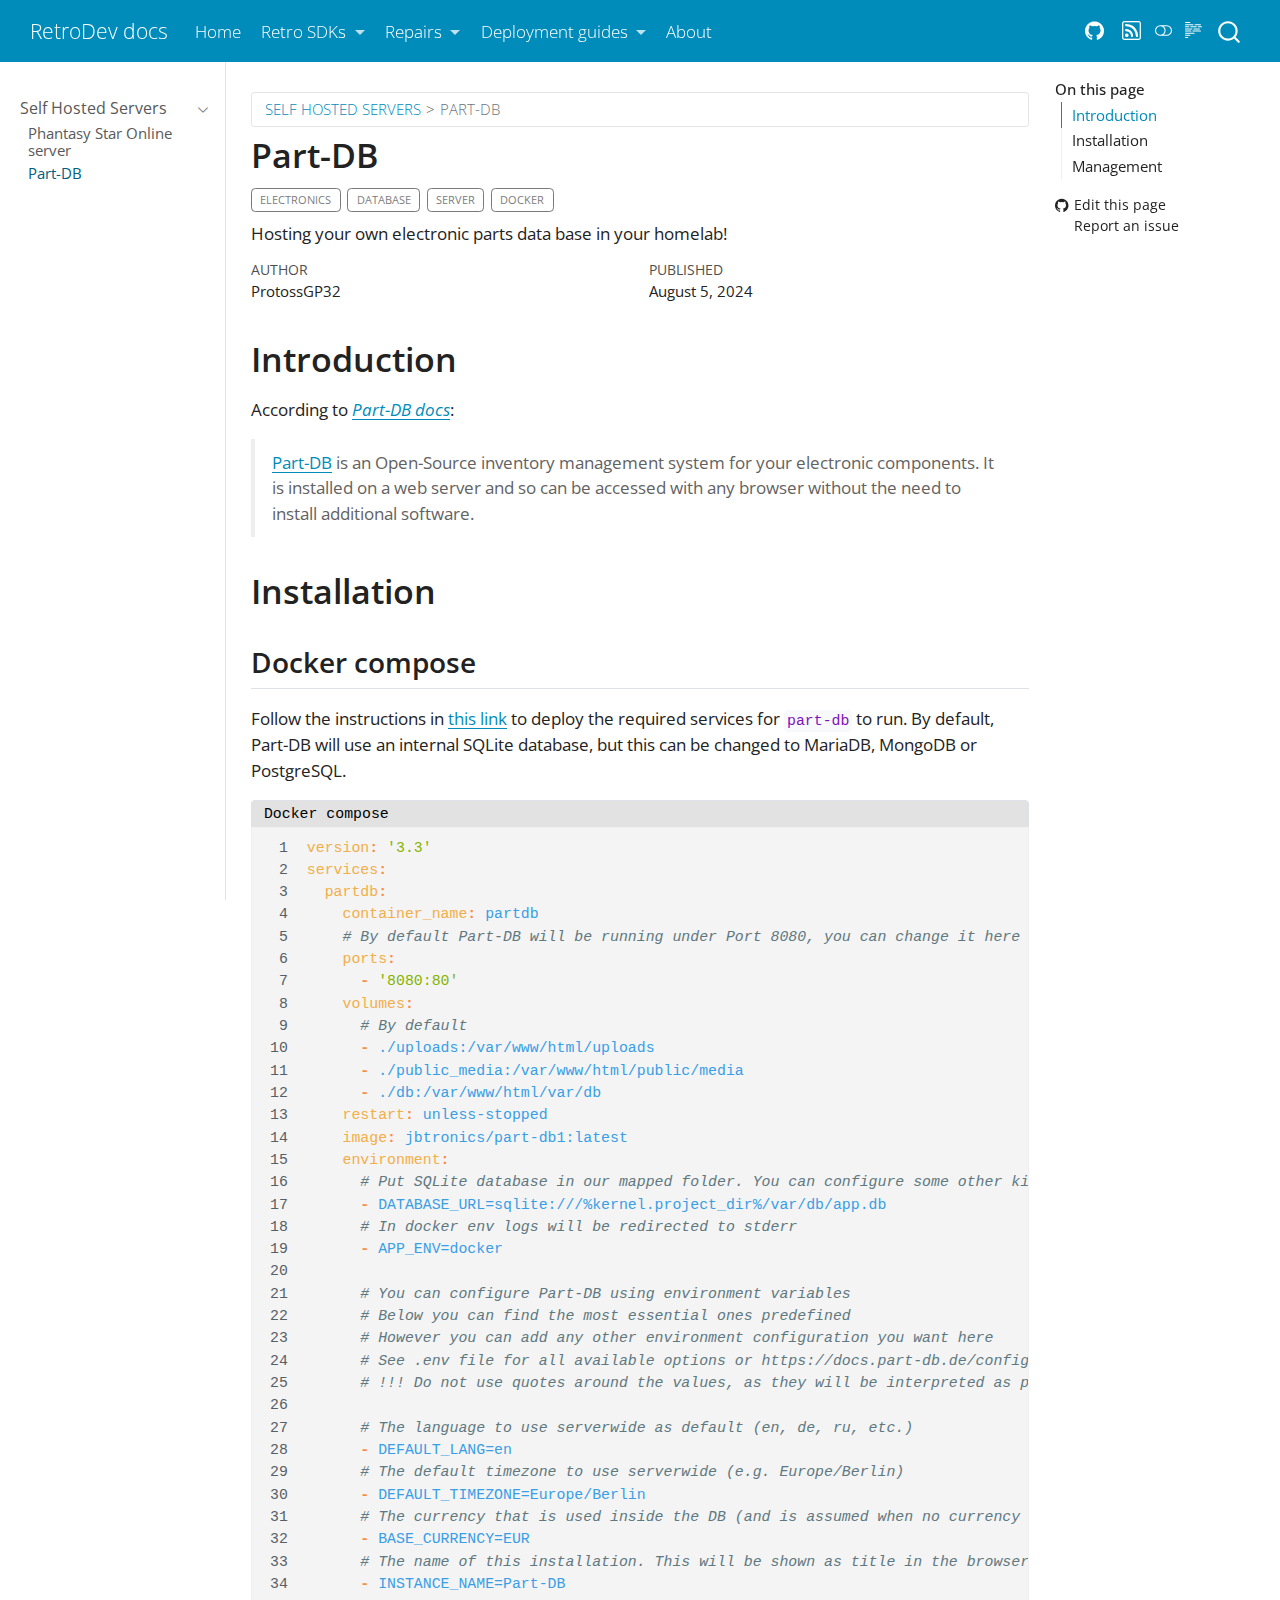
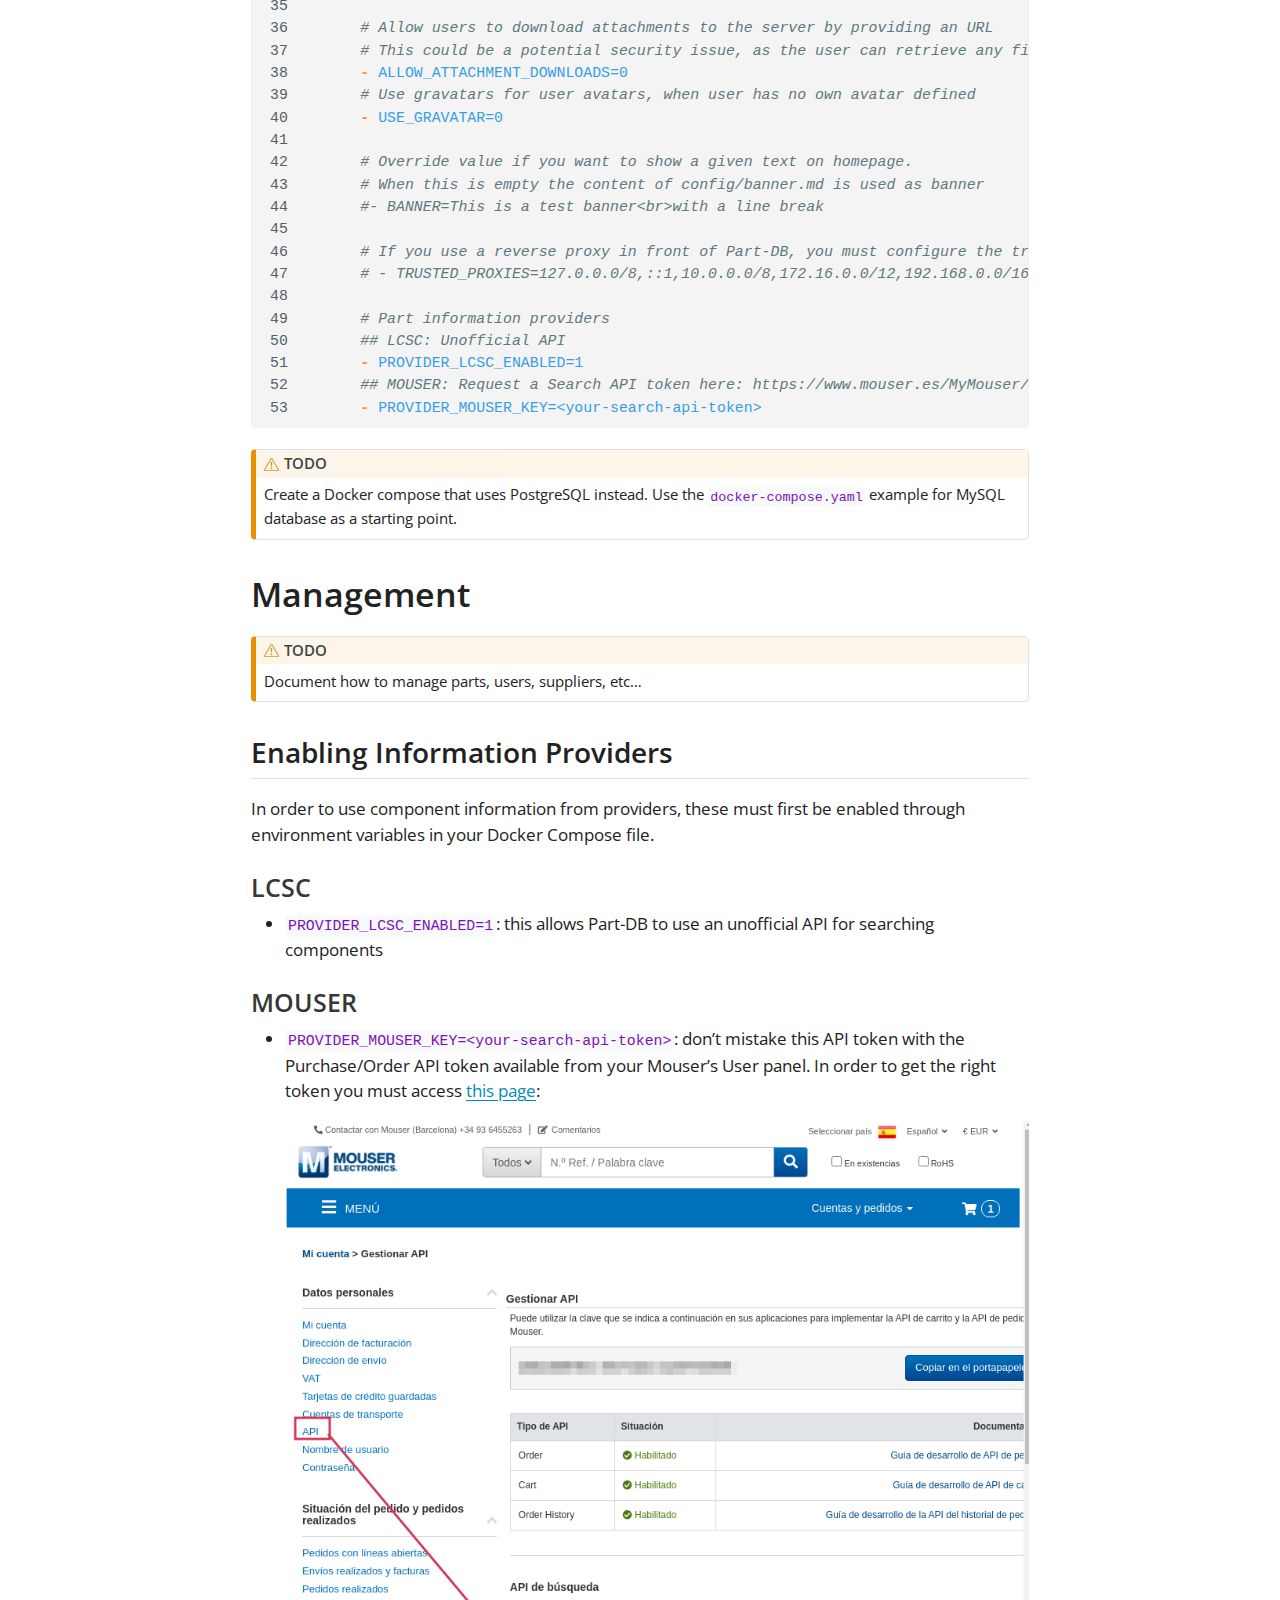
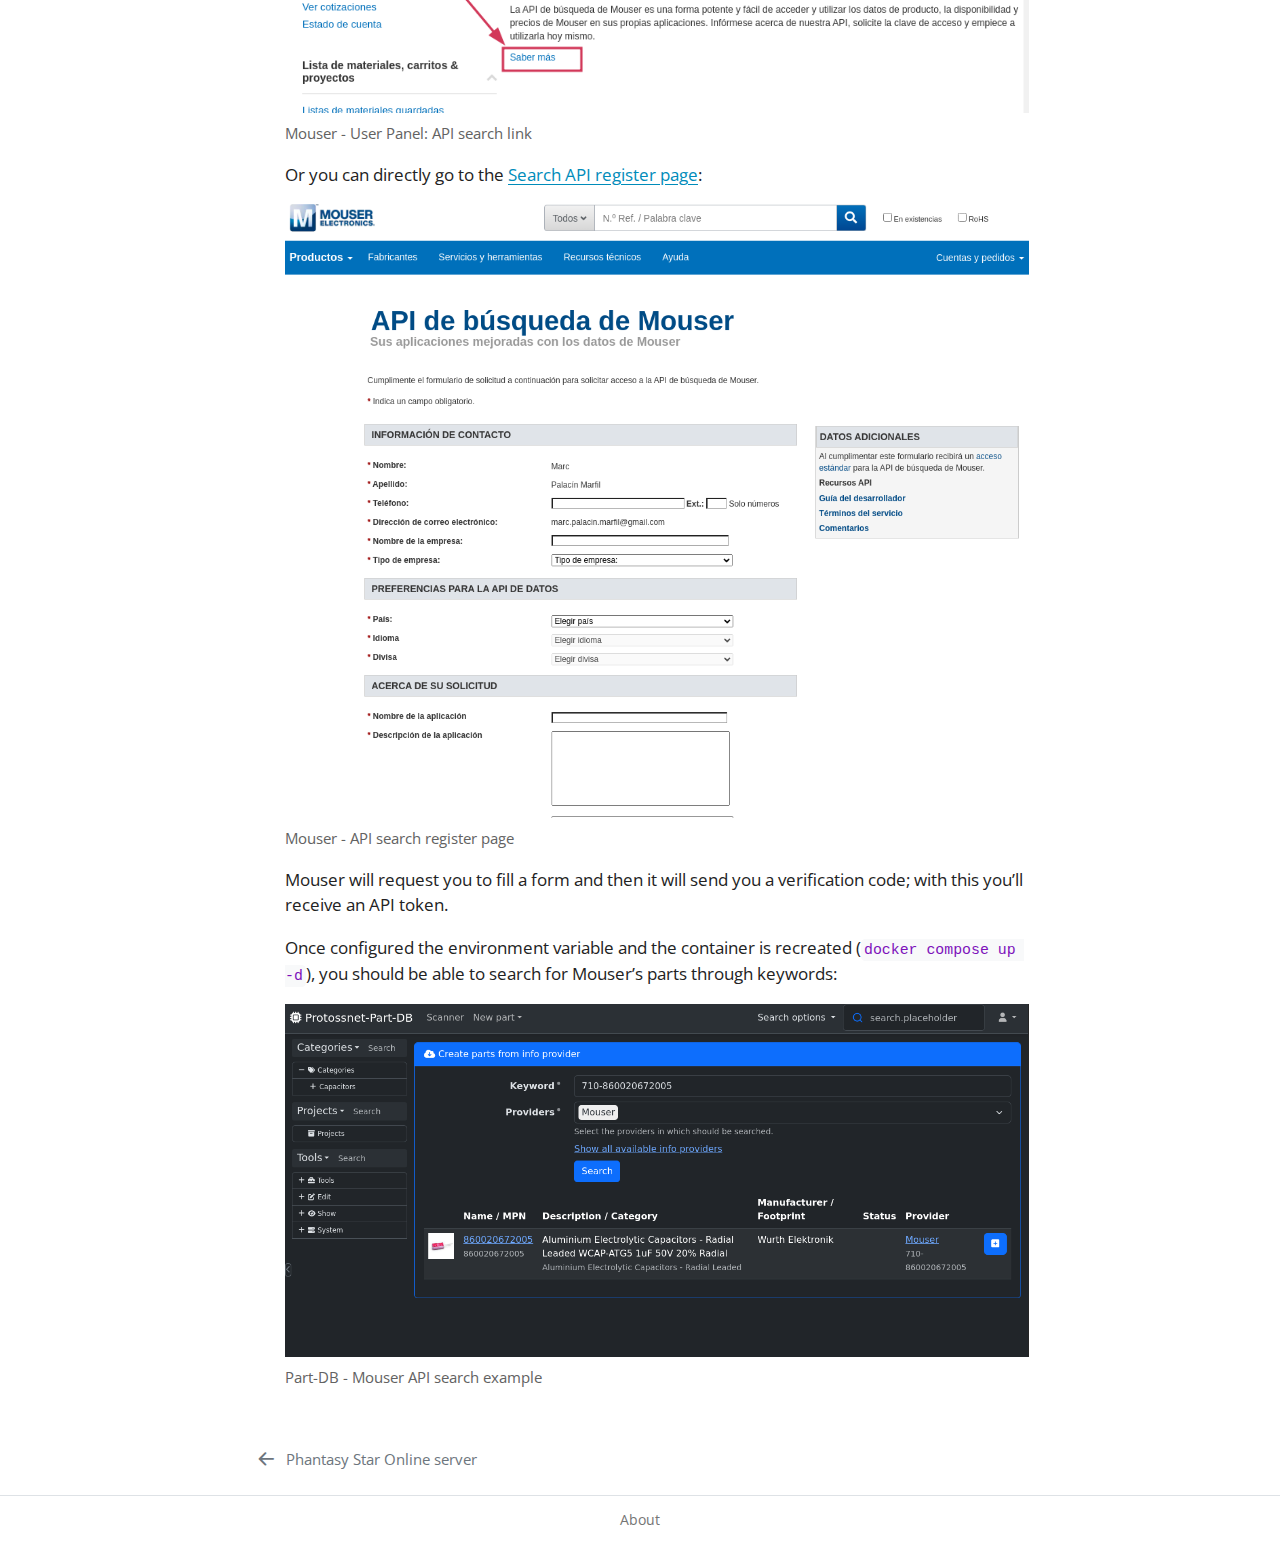
<file: deploy-guides/self-hosted-servers/02_part_db.html>
<!DOCTYPE html>
<html xmlns="http://www.w3.org/1999/xhtml" lang="en" xml:lang="en"><head>

<meta charset="utf-8">
<meta name="generator" content="quarto-1.5.57">

<meta name="viewport" content="width=device-width, initial-scale=1.0, user-scalable=yes">

<meta name="author" content="ProtossGP32">
<meta name="dcterms.date" content="2024-08-05">
<meta name="description" content="Hosting your own electronic parts data base in your homelab!">

<title>Part-DB – RetroDev docs</title>
<style>
code{white-space: pre-wrap;}
span.smallcaps{font-variant: small-caps;}
div.columns{display: flex; gap: min(4vw, 1.5em);}
div.column{flex: auto; overflow-x: auto;}
div.hanging-indent{margin-left: 1.5em; text-indent: -1.5em;}
ul.task-list{list-style: none;}
ul.task-list li input[type="checkbox"] {
  width: 0.8em;
  margin: 0 0.8em 0.2em -1em; /* quarto-specific, see https://github.com/quarto-dev/quarto-cli/issues/4556 */ 
  vertical-align: middle;
}
/* CSS for syntax highlighting */
pre > code.sourceCode { white-space: pre; position: relative; }
pre > code.sourceCode > span { line-height: 1.25; }
pre > code.sourceCode > span:empty { height: 1.2em; }
.sourceCode { overflow: visible; }
code.sourceCode > span { color: inherit; text-decoration: inherit; }
div.sourceCode { margin: 1em 0; }
pre.sourceCode { margin: 0; }
@media screen {
div.sourceCode { overflow: auto; }
}
@media print {
pre > code.sourceCode { white-space: pre-wrap; }
pre > code.sourceCode > span { display: inline-block; text-indent: -5em; padding-left: 5em; }
}
pre.numberSource code
  { counter-reset: source-line 0; }
pre.numberSource code > span
  { position: relative; left: -4em; counter-increment: source-line; }
pre.numberSource code > span > a:first-child::before
  { content: counter(source-line);
    position: relative; left: -1em; text-align: right; vertical-align: baseline;
    border: none; display: inline-block;
    -webkit-touch-callout: none; -webkit-user-select: none;
    -khtml-user-select: none; -moz-user-select: none;
    -ms-user-select: none; user-select: none;
    padding: 0 4px; width: 4em;
  }
pre.numberSource { margin-left: 3em;  padding-left: 4px; }
div.sourceCode
  {   }
@media screen {
pre > code.sourceCode > span > a:first-child::before { text-decoration: underline; }
}
</style>


<script src="../../site_libs/quarto-nav/quarto-nav.js"></script>
<script src="../../site_libs/quarto-nav/headroom.min.js"></script>
<script src="../../site_libs/clipboard/clipboard.min.js"></script>
<script src="../../site_libs/quarto-search/autocomplete.umd.js"></script>
<script src="../../site_libs/quarto-search/fuse.min.js"></script>
<script src="../../site_libs/quarto-search/quarto-search.js"></script>
<meta name="quarto:offset" content="../../">
<link href="../../deploy-guides/self-hosted-servers/01_PSO_server.html" rel="prev">
<script src="../../site_libs/quarto-html/quarto.js"></script>
<script src="../../site_libs/quarto-html/popper.min.js"></script>
<script src="../../site_libs/quarto-html/tippy.umd.min.js"></script>
<script src="../../site_libs/quarto-html/anchor.min.js"></script>
<link href="../../site_libs/quarto-html/tippy.css" rel="stylesheet">
<link href="../../site_libs/quarto-html/quarto-syntax-highlighting.css" rel="stylesheet" class="quarto-color-scheme" id="quarto-text-highlighting-styles">
<link href="../../site_libs/quarto-html/quarto-syntax-highlighting-dark.css" rel="prefetch" class="quarto-color-scheme quarto-color-alternate" id="quarto-text-highlighting-styles">
<script src="../../site_libs/bootstrap/bootstrap.min.js"></script>
<link href="../../site_libs/bootstrap/bootstrap-icons.css" rel="stylesheet">
<link href="../../site_libs/bootstrap/bootstrap.min.css" rel="stylesheet" class="quarto-color-scheme" id="quarto-bootstrap" data-mode="light">
<link href="../../site_libs/bootstrap/bootstrap-dark.min.css" rel="prefetch" class="quarto-color-scheme quarto-color-alternate" id="quarto-bootstrap" data-mode="dark">
<script id="quarto-search-options" type="application/json">{
  "location": "navbar",
  "copy-button": false,
  "collapse-after": 3,
  "panel-placement": "end",
  "type": "overlay",
  "limit": 50,
  "keyboard-shortcut": [
    "f",
    "/",
    "s"
  ],
  "language": {
    "search-no-results-text": "No results",
    "search-matching-documents-text": "matching documents",
    "search-copy-link-title": "Copy link to search",
    "search-hide-matches-text": "Hide additional matches",
    "search-more-match-text": "more match in this document",
    "search-more-matches-text": "more matches in this document",
    "search-clear-button-title": "Clear",
    "search-text-placeholder": "",
    "search-detached-cancel-button-title": "Cancel",
    "search-submit-button-title": "Submit",
    "search-label": "Search"
  }
}</script>


<link rel="stylesheet" href="../../styles.css">
</head>

<body class="nav-sidebar docked nav-fixed">

<div id="quarto-search-results"></div>
  <header id="quarto-header" class="headroom fixed-top">
    <nav class="navbar navbar-expand-lg " data-bs-theme="dark">
      <div class="navbar-container container-fluid">
      <div class="navbar-brand-container mx-auto">
    <a class="navbar-brand" href="../../index.html">
    <span class="navbar-title">RetroDev docs</span>
    </a>
  </div>
            <div id="quarto-search" class="" title="Search"></div>
          <button class="navbar-toggler" type="button" data-bs-toggle="collapse" data-bs-target="#navbarCollapse" aria-controls="navbarCollapse" role="menu" aria-expanded="false" aria-label="Toggle navigation" onclick="if (window.quartoToggleHeadroom) { window.quartoToggleHeadroom(); }">
  <span class="navbar-toggler-icon"></span>
</button>
          <div class="collapse navbar-collapse" id="navbarCollapse">
            <ul class="navbar-nav navbar-nav-scroll me-auto">
  <li class="nav-item">
    <a class="nav-link" href="../../index.html"> 
<span class="menu-text">Home</span></a>
  </li>  
  <li class="nav-item dropdown ">
    <a class="nav-link dropdown-toggle" href="#" id="nav-menu-retro-sdks" role="link" data-bs-toggle="dropdown" aria-expanded="false">
 <span class="menu-text">Retro SDKs</span>
    </a>
    <ul class="dropdown-menu" aria-labelledby="nav-menu-retro-sdks">    
        <li class="dropdown-header">Nintendo</li>
        <li>
    <a class="dropdown-item" href="../../retro-sdks/nintendo/nes.html">
 <span class="dropdown-text">NES SDKs</span></a>
  </li>  
        <li><hr class="dropdown-divider"></li>
        <li class="dropdown-header">Sega</li>
        <li>
    <a class="dropdown-item" href="../../retro-sdks/sega/mega-drive.html">
 <span class="dropdown-text">Mega Drive SDKs</span></a>
  </li>  
    </ul>
  </li>
  <li class="nav-item dropdown ">
    <a class="nav-link dropdown-toggle" href="#" id="nav-menu-repairs" role="link" data-bs-toggle="dropdown" aria-expanded="false">
 <span class="menu-text">Repairs</span>
    </a>
    <ul class="dropdown-menu" aria-labelledby="nav-menu-repairs">    
        <li class="dropdown-header">SEGA</li>
        <li>
    <a class="dropdown-item" href="../../repairs/SEGA/Game Gear/VA0-B0097296.html">
 <span class="dropdown-text">Game Gear</span></a>
  </li>  
    </ul>
  </li>
  <li class="nav-item dropdown ">
    <a class="nav-link dropdown-toggle" href="#" id="nav-menu-deployment-guides" role="link" data-bs-toggle="dropdown" aria-expanded="false">
 <span class="menu-text">Deployment guides</span>
    </a>
    <ul class="dropdown-menu" aria-labelledby="nav-menu-deployment-guides">    
        <li class="dropdown-header">Self Hosted Servers</li>
        <li>
    <a class="dropdown-item" href="../../deploy-guides/self-hosted-servers/01_PSO_server.html">
 <span class="dropdown-text">Phantasy Star Online server</span></a>
  </li>  
        <li>
    <a class="dropdown-item" href="../../deploy-guides/self-hosted-servers/02_part_db.html">
 <span class="dropdown-text">Part-DB</span></a>
  </li>  
    </ul>
  </li>
  <li class="nav-item">
    <a class="nav-link" href="../../about.html"> 
<span class="menu-text">About</span></a>
  </li>  
</ul>
            <ul class="navbar-nav navbar-nav-scroll ms-auto">
  <li class="nav-item compact">
    <a class="nav-link" href="https://github.com/protossgp32"> <i class="bi bi-github" role="img" aria-label="GitHub">
</i> 
<span class="menu-text"></span></a>
  </li>  
  <li class="nav-item compact">
    <a class="nav-link" href="../../index.xml"> <i class="bi bi-rss" role="img" aria-label="RSS feed">
</i> 
<span class="menu-text"></span></a>
  </li>  
</ul>
          </div> <!-- /navcollapse -->
            <div class="quarto-navbar-tools">
  <a href="" class="quarto-color-scheme-toggle quarto-navigation-tool  px-1" onclick="window.quartoToggleColorScheme(); return false;" title="Toggle dark mode"><i class="bi"></i></a>
  <a href="" class="quarto-reader-toggle quarto-navigation-tool px-1" onclick="window.quartoToggleReader(); return false;" title="Toggle reader mode">
  <div class="quarto-reader-toggle-btn">
  <i class="bi"></i>
  </div>
</a>
</div>
      </div> <!-- /container-fluid -->
    </nav>
  <nav class="quarto-secondary-nav">
    <div class="container-fluid d-flex">
      <button type="button" class="quarto-btn-toggle btn" data-bs-toggle="collapse" role="button" data-bs-target=".quarto-sidebar-collapse-item" aria-controls="quarto-sidebar" aria-expanded="false" aria-label="Toggle sidebar navigation" onclick="if (window.quartoToggleHeadroom) { window.quartoToggleHeadroom(); }">
        <i class="bi bi-layout-text-sidebar-reverse"></i>
      </button>
        <nav class="quarto-page-breadcrumbs" aria-label="breadcrumb"><ol class="breadcrumb"><li class="breadcrumb-item"><a href="../../deploy-guides/self-hosted-servers/01_PSO_server.html">Self Hosted Servers</a></li><li class="breadcrumb-item"><a href="../../deploy-guides/self-hosted-servers/02_part_db.html">Part-DB</a></li></ol></nav>
        <a class="flex-grow-1" role="navigation" data-bs-toggle="collapse" data-bs-target=".quarto-sidebar-collapse-item" aria-controls="quarto-sidebar" aria-expanded="false" aria-label="Toggle sidebar navigation" onclick="if (window.quartoToggleHeadroom) { window.quartoToggleHeadroom(); }">      
        </a>
    </div>
  </nav>
</header>
<!-- content -->
<div id="quarto-content" class="quarto-container page-columns page-rows-contents page-layout-article page-navbar">
<!-- sidebar -->
  <nav id="quarto-sidebar" class="sidebar collapse collapse-horizontal quarto-sidebar-collapse-item sidebar-navigation docked overflow-auto">
    <div class="sidebar-menu-container"> 
    <ul class="list-unstyled mt-1">
        <li class="sidebar-item sidebar-item-section">
      <div class="sidebar-item-container"> 
            <a class="sidebar-item-text sidebar-link text-start" data-bs-toggle="collapse" data-bs-target="#quarto-sidebar-section-1" role="navigation" aria-expanded="true">
 <span class="menu-text">Self Hosted Servers</span></a>
          <a class="sidebar-item-toggle text-start" data-bs-toggle="collapse" data-bs-target="#quarto-sidebar-section-1" role="navigation" aria-expanded="true" aria-label="Toggle section">
            <i class="bi bi-chevron-right ms-2"></i>
          </a> 
      </div>
      <ul id="quarto-sidebar-section-1" class="collapse list-unstyled sidebar-section depth1 show">  
          <li class="sidebar-item">
  <div class="sidebar-item-container"> 
  <a href="../../deploy-guides/self-hosted-servers/01_PSO_server.html" class="sidebar-item-text sidebar-link">
 <span class="menu-text">Phantasy Star Online server</span></a>
  </div>
</li>
          <li class="sidebar-item">
  <div class="sidebar-item-container"> 
  <a href="../../deploy-guides/self-hosted-servers/02_part_db.html" class="sidebar-item-text sidebar-link active">
 <span class="menu-text">Part-DB</span></a>
  </div>
</li>
      </ul>
  </li>
    </ul>
    </div>
</nav>
<div id="quarto-sidebar-glass" class="quarto-sidebar-collapse-item" data-bs-toggle="collapse" data-bs-target=".quarto-sidebar-collapse-item"></div>
<!-- margin-sidebar -->
    <div id="quarto-margin-sidebar" class="sidebar margin-sidebar">
        <nav id="TOC" role="doc-toc" class="toc-active">
    <h2 id="toc-title">On this page</h2>
   
  <ul>
  <li><a href="#introduction" id="toc-introduction" class="nav-link active" data-scroll-target="#introduction">Introduction</a></li>
  <li><a href="#installation" id="toc-installation" class="nav-link" data-scroll-target="#installation">Installation</a>
  <ul class="collapse">
  <li><a href="#docker-compose" id="toc-docker-compose" class="nav-link" data-scroll-target="#docker-compose">Docker compose</a></li>
  </ul></li>
  <li><a href="#management" id="toc-management" class="nav-link" data-scroll-target="#management">Management</a>
  <ul class="collapse">
  <li><a href="#enabling-information-providers" id="toc-enabling-information-providers" class="nav-link" data-scroll-target="#enabling-information-providers">Enabling Information Providers</a>
  <ul class="collapse">
  <li><a href="#lcsc" id="toc-lcsc" class="nav-link" data-scroll-target="#lcsc">LCSC</a></li>
  <li><a href="#mouser" id="toc-mouser" class="nav-link" data-scroll-target="#mouser">MOUSER</a></li>
  </ul></li>
  </ul></li>
  </ul>
<div class="toc-actions"><ul><li><a href="https://github.com/protossgp32/retrodev-docs/edit/main/docs/deploy-guides/self-hosted-servers/02_part_db.qmd" class="toc-action"><i class="bi bi-github"></i>Edit this page</a></li><li><a href="https://github.com/protossgp32/retrodev-docs/issues/new" class="toc-action"><i class="bi empty"></i>Report an issue</a></li></ul></div></nav>
    </div>
<!-- main -->
<main class="content" id="quarto-document-content">

<header id="title-block-header" class="quarto-title-block default"><nav class="quarto-page-breadcrumbs quarto-title-breadcrumbs d-none d-lg-block" aria-label="breadcrumb"><ol class="breadcrumb"><li class="breadcrumb-item"><a href="../../deploy-guides/self-hosted-servers/01_PSO_server.html">Self Hosted Servers</a></li><li class="breadcrumb-item"><a href="../../deploy-guides/self-hosted-servers/02_part_db.html">Part-DB</a></li></ol></nav>
<div class="quarto-title">
<h1 class="title">Part-DB</h1>
  <div class="quarto-categories">
    <div class="quarto-category">electronics</div>
    <div class="quarto-category">database</div>
    <div class="quarto-category">server</div>
    <div class="quarto-category">Docker</div>
  </div>
  </div>

<div>
  <div class="description">
    Hosting your own electronic parts data base in your homelab!
  </div>
</div>


<div class="quarto-title-meta">

    <div>
    <div class="quarto-title-meta-heading">Author</div>
    <div class="quarto-title-meta-contents">
             <p>ProtossGP32 </p>
          </div>
  </div>
    
    <div>
    <div class="quarto-title-meta-heading">Published</div>
    <div class="quarto-title-meta-contents">
      <p class="date">August 5, 2024</p>
    </div>
  </div>
  
    
  </div>
  


</header>


<section id="introduction" class="level1">
<h1>Introduction</h1>
<p>According to <a href="https://docs.part-db.de"><em>Part-DB docs</em></a>:</p>
<blockquote class="blockquote">
<p><a href="https://github.com/Part-DB/Part-DB-server">Part-DB</a> is an Open-Source inventory management system for your electronic components. It is installed on a web server and so can be accessed with any browser without the need to install additional software.</p>
</blockquote>
</section>
<section id="installation" class="level1">
<h1>Installation</h1>
<section id="docker-compose" class="level2">
<h2 class="anchored" data-anchor-id="docker-compose">Docker compose</h2>
<p>Follow the instructions in <a href="https://docs.part-db.de/installation/installation_docker.html">this link</a> to deploy the required services for <code>part-db</code> to run. By default, Part-DB will use an internal SQLite database, but this can be changed to MariaDB, MongoDB or PostgreSQL.</p>
<div class="code-with-filename">
<div class="code-with-filename-file">
<pre><strong>Docker compose</strong></pre>
</div>
<div class="sourceCode" id="cb1" data-filename="Docker compose"><pre class="sourceCode numberSource yaml number-lines code-with-copy"><code class="sourceCode yaml"><span id="cb1-1"><a href="#cb1-1"></a><span class="fu">version</span><span class="kw">:</span><span class="at"> </span><span class="st">'3.3'</span></span>
<span id="cb1-2"><a href="#cb1-2"></a><span class="fu">services</span><span class="kw">:</span></span>
<span id="cb1-3"><a href="#cb1-3"></a><span class="at">  </span><span class="fu">partdb</span><span class="kw">:</span></span>
<span id="cb1-4"><a href="#cb1-4"></a><span class="at">    </span><span class="fu">container_name</span><span class="kw">:</span><span class="at"> partdb</span></span>
<span id="cb1-5"><a href="#cb1-5"></a><span class="co">    # By default Part-DB will be running under Port 8080, you can change it here</span></span>
<span id="cb1-6"><a href="#cb1-6"></a><span class="at">    </span><span class="fu">ports</span><span class="kw">:</span></span>
<span id="cb1-7"><a href="#cb1-7"></a><span class="at">      </span><span class="kw">-</span><span class="at"> </span><span class="st">'8080:80'</span></span>
<span id="cb1-8"><a href="#cb1-8"></a><span class="at">    </span><span class="fu">volumes</span><span class="kw">:</span></span>
<span id="cb1-9"><a href="#cb1-9"></a><span class="co">      # By default</span></span>
<span id="cb1-10"><a href="#cb1-10"></a><span class="at">      </span><span class="kw">-</span><span class="at"> ./uploads:/var/www/html/uploads</span></span>
<span id="cb1-11"><a href="#cb1-11"></a><span class="at">      </span><span class="kw">-</span><span class="at"> ./public_media:/var/www/html/public/media</span></span>
<span id="cb1-12"><a href="#cb1-12"></a><span class="at">      </span><span class="kw">-</span><span class="at"> ./db:/var/www/html/var/db</span></span>
<span id="cb1-13"><a href="#cb1-13"></a><span class="at">    </span><span class="fu">restart</span><span class="kw">:</span><span class="at"> unless-stopped</span></span>
<span id="cb1-14"><a href="#cb1-14"></a><span class="at">    </span><span class="fu">image</span><span class="kw">:</span><span class="at"> jbtronics/part-db1:latest</span></span>
<span id="cb1-15"><a href="#cb1-15"></a><span class="at">    </span><span class="fu">environment</span><span class="kw">:</span></span>
<span id="cb1-16"><a href="#cb1-16"></a><span class="co">      # Put SQLite database in our mapped folder. You can configure some other kind of database here too.</span></span>
<span id="cb1-17"><a href="#cb1-17"></a><span class="at">      </span><span class="kw">-</span><span class="at"> DATABASE_URL=sqlite:///%kernel.project_dir%/var/db/app.db</span></span>
<span id="cb1-18"><a href="#cb1-18"></a><span class="co">      # In docker env logs will be redirected to stderr</span></span>
<span id="cb1-19"><a href="#cb1-19"></a><span class="at">      </span><span class="kw">-</span><span class="at"> APP_ENV=docker</span></span>
<span id="cb1-20"><a href="#cb1-20"></a></span>
<span id="cb1-21"><a href="#cb1-21"></a><span class="co">      # You can configure Part-DB using environment variables</span></span>
<span id="cb1-22"><a href="#cb1-22"></a><span class="co">      # Below you can find the most essential ones predefined</span></span>
<span id="cb1-23"><a href="#cb1-23"></a><span class="co">      # However you can add any other environment configuration you want here</span></span>
<span id="cb1-24"><a href="#cb1-24"></a><span class="co">      # See .env file for all available options or https://docs.part-db.de/configuration.html</span></span>
<span id="cb1-25"><a href="#cb1-25"></a><span class="co">      # !!! Do not use quotes around the values, as they will be interpreted as part of the value and this will lead to errors !!!</span></span>
<span id="cb1-26"><a href="#cb1-26"></a></span>
<span id="cb1-27"><a href="#cb1-27"></a><span class="co">      # The language to use serverwide as default (en, de, ru, etc.)</span></span>
<span id="cb1-28"><a href="#cb1-28"></a><span class="at">      </span><span class="kw">-</span><span class="at"> DEFAULT_LANG=en</span></span>
<span id="cb1-29"><a href="#cb1-29"></a><span class="co">      # The default timezone to use serverwide (e.g. Europe/Berlin)</span></span>
<span id="cb1-30"><a href="#cb1-30"></a><span class="at">      </span><span class="kw">-</span><span class="at"> DEFAULT_TIMEZONE=Europe/Berlin</span></span>
<span id="cb1-31"><a href="#cb1-31"></a><span class="co">      # The currency that is used inside the DB (and is assumed when no currency is set). This can not be changed later, so be sure to set it the currency used in your country</span></span>
<span id="cb1-32"><a href="#cb1-32"></a><span class="at">      </span><span class="kw">-</span><span class="at"> BASE_CURRENCY=EUR</span></span>
<span id="cb1-33"><a href="#cb1-33"></a><span class="co">      # The name of this installation. This will be shown as title in the browser and in the header of the website</span></span>
<span id="cb1-34"><a href="#cb1-34"></a><span class="at">      </span><span class="kw">-</span><span class="at"> INSTANCE_NAME=Part-DB</span></span>
<span id="cb1-35"><a href="#cb1-35"></a></span>
<span id="cb1-36"><a href="#cb1-36"></a><span class="co">      # Allow users to download attachments to the server by providing an URL</span></span>
<span id="cb1-37"><a href="#cb1-37"></a><span class="co">      # This could be a potential security issue, as the user can retrieve any file the server has access to (via internet)</span></span>
<span id="cb1-38"><a href="#cb1-38"></a><span class="at">      </span><span class="kw">-</span><span class="at"> ALLOW_ATTACHMENT_DOWNLOADS=0</span></span>
<span id="cb1-39"><a href="#cb1-39"></a><span class="co">      # Use gravatars for user avatars, when user has no own avatar defined</span></span>
<span id="cb1-40"><a href="#cb1-40"></a><span class="at">      </span><span class="kw">-</span><span class="at"> USE_GRAVATAR=0</span></span>
<span id="cb1-41"><a href="#cb1-41"></a></span>
<span id="cb1-42"><a href="#cb1-42"></a><span class="co">      # Override value if you want to show a given text on homepage.</span></span>
<span id="cb1-43"><a href="#cb1-43"></a><span class="co">      # When this is empty the content of config/banner.md is used as banner</span></span>
<span id="cb1-44"><a href="#cb1-44"></a><span class="co">      #- BANNER=This is a test banner&lt;br&gt;with a line break</span></span>
<span id="cb1-45"><a href="#cb1-45"></a><span class="at">    </span></span>
<span id="cb1-46"><a href="#cb1-46"></a><span class="co">      # If you use a reverse proxy in front of Part-DB, you must configure the trusted proxies IP addresses here (see reverse proxy documentation for more information):</span></span>
<span id="cb1-47"><a href="#cb1-47"></a><span class="co">      # - TRUSTED_PROXIES=127.0.0.0/8,::1,10.0.0.0/8,172.16.0.0/12,192.168.0.0/16</span></span>
<span id="cb1-48"><a href="#cb1-48"></a></span>
<span id="cb1-49"><a href="#cb1-49"></a><span class="co">      # Part information providers</span></span>
<span id="cb1-50"><a href="#cb1-50"></a><span class="co">      ## LCSC: Unofficial API</span></span>
<span id="cb1-51"><a href="#cb1-51"></a><span class="at">      </span><span class="kw">-</span><span class="at"> PROVIDER_LCSC_ENABLED=1</span></span>
<span id="cb1-52"><a href="#cb1-52"></a><span class="co">      ## MOUSER: Request a Search API token here: https://www.mouser.es/MyMouser/MouserSearchApplication.aspx</span></span>
<span id="cb1-53"><a href="#cb1-53"></a><span class="at">      </span><span class="kw">-</span><span class="at"> PROVIDER_MOUSER_KEY=&lt;your-search-api-token&gt;</span></span></code><button title="Copy to Clipboard" class="code-copy-button"><i class="bi"></i></button></pre></div>
</div>
<div class="callout callout-style-default callout-warning callout-titled">
<div class="callout-header d-flex align-content-center">
<div class="callout-icon-container">
<i class="callout-icon"></i>
</div>
<div class="callout-title-container flex-fill">
TODO
</div>
</div>
<div class="callout-body-container callout-body">
<p>Create a Docker compose that uses PostgreSQL instead. Use the <code>docker-compose.yaml</code> example for MySQL database as a starting point.</p>
</div>
</div>
</section>
</section>
<section id="management" class="level1">
<h1>Management</h1>
<div class="callout callout-style-default callout-warning callout-titled">
<div class="callout-header d-flex align-content-center">
<div class="callout-icon-container">
<i class="callout-icon"></i>
</div>
<div class="callout-title-container flex-fill">
TODO
</div>
</div>
<div class="callout-body-container callout-body">
<p>Document how to manage parts, users, suppliers, etc…</p>
</div>
</div>
<section id="enabling-information-providers" class="level2">
<h2 class="anchored" data-anchor-id="enabling-information-providers">Enabling Information Providers</h2>
<p>In order to use component information from providers, these must first be enabled through environment variables in your Docker Compose file.</p>
<section id="lcsc" class="level3">
<h3 class="anchored" data-anchor-id="lcsc">LCSC</h3>
<ul>
<li><code>PROVIDER_LCSC_ENABLED=1</code>: this allows Part-DB to use an unofficial API for searching components</li>
</ul>
</section>
<section id="mouser" class="level3">
<h3 class="anchored" data-anchor-id="mouser">MOUSER</h3>
<ul>
<li><p><code>PROVIDER_MOUSER_KEY=&lt;your-search-api-token&gt;</code>: don’t mistake this API token with the Purchase/Order API token available from your Mouser’s User panel. In order to get the right token you must access <a href="https://www.mouser.es/api-search/#signup">this page</a>:</p>
<div class="quarto-figure quarto-figure-center">
<figure class="figure">
<p><img src="../../images/deploy-guides/self-hosted-servers/part-db/part-db-mouser-search-api-link.png" class="img-fluid figure-img"></p>
<figcaption>Mouser - User Panel: API search link</figcaption>
</figure>
</div>
<p>Or you can directly go to the <a href="https://www.mouser.es/MyMouser/MouserSearchApplication.aspx">Search API register page</a>:</p>
<div class="quarto-figure quarto-figure-center">
<figure class="figure">
<p><img src="../../images/deploy-guides/self-hosted-servers/part-db/part-db-mouser-search-register-form.png" class="img-fluid figure-img"></p>
<figcaption>Mouser - API search register page</figcaption>
</figure>
</div>
<p>Mouser will request you to fill a form and then it will send you a verification code; with this you’ll receive an API token.</p>
<p>Once configured the environment variable and the container is recreated (<code>docker compose up -d</code>), you should be able to search for Mouser’s parts through keywords:</p>
<div class="quarto-figure quarto-figure-center">
<figure class="figure">
<p><img src="../../images/deploy-guides/self-hosted-servers/part-db/part-db-mouser-search-example.png" class="img-fluid figure-img"></p>
<figcaption>Part-DB - Mouser API search example</figcaption>
</figure>
</div></li>
</ul>
<!-- RESOURCES -->
<!-- LINKS -->


</section>
</section>
</section>

</main> <!-- /main -->
<script id="quarto-html-after-body" type="application/javascript">
window.document.addEventListener("DOMContentLoaded", function (event) {
  const toggleBodyColorMode = (bsSheetEl) => {
    const mode = bsSheetEl.getAttribute("data-mode");
    const bodyEl = window.document.querySelector("body");
    if (mode === "dark") {
      bodyEl.classList.add("quarto-dark");
      bodyEl.classList.remove("quarto-light");
    } else {
      bodyEl.classList.add("quarto-light");
      bodyEl.classList.remove("quarto-dark");
    }
  }
  const toggleBodyColorPrimary = () => {
    const bsSheetEl = window.document.querySelector("link#quarto-bootstrap");
    if (bsSheetEl) {
      toggleBodyColorMode(bsSheetEl);
    }
  }
  toggleBodyColorPrimary();  
  const disableStylesheet = (stylesheets) => {
    for (let i=0; i < stylesheets.length; i++) {
      const stylesheet = stylesheets[i];
      stylesheet.rel = 'prefetch';
    }
  }
  const enableStylesheet = (stylesheets) => {
    for (let i=0; i < stylesheets.length; i++) {
      const stylesheet = stylesheets[i];
      stylesheet.rel = 'stylesheet';
    }
  }
  const manageTransitions = (selector, allowTransitions) => {
    const els = window.document.querySelectorAll(selector);
    for (let i=0; i < els.length; i++) {
      const el = els[i];
      if (allowTransitions) {
        el.classList.remove('notransition');
      } else {
        el.classList.add('notransition');
      }
    }
  }
  const toggleGiscusIfUsed = (isAlternate, darkModeDefault) => {
    const baseTheme = document.querySelector('#giscus-base-theme')?.value ?? 'light';
    const alternateTheme = document.querySelector('#giscus-alt-theme')?.value ?? 'dark';
    let newTheme = '';
    if(darkModeDefault) {
      newTheme = isAlternate ? baseTheme : alternateTheme;
    } else {
      newTheme = isAlternate ? alternateTheme : baseTheme;
    }
    const changeGiscusTheme = () => {
      // From: https://github.com/giscus/giscus/issues/336
      const sendMessage = (message) => {
        const iframe = document.querySelector('iframe.giscus-frame');
        if (!iframe) return;
        iframe.contentWindow.postMessage({ giscus: message }, 'https://giscus.app');
      }
      sendMessage({
        setConfig: {
          theme: newTheme
        }
      });
    }
    const isGiscussLoaded = window.document.querySelector('iframe.giscus-frame') !== null;
    if (isGiscussLoaded) {
      changeGiscusTheme();
    }
  }
  const toggleColorMode = (alternate) => {
    // Switch the stylesheets
    const alternateStylesheets = window.document.querySelectorAll('link.quarto-color-scheme.quarto-color-alternate');
    manageTransitions('#quarto-margin-sidebar .nav-link', false);
    if (alternate) {
      enableStylesheet(alternateStylesheets);
      for (const sheetNode of alternateStylesheets) {
        if (sheetNode.id === "quarto-bootstrap") {
          toggleBodyColorMode(sheetNode);
        }
      }
    } else {
      disableStylesheet(alternateStylesheets);
      toggleBodyColorPrimary();
    }
    manageTransitions('#quarto-margin-sidebar .nav-link', true);
    // Switch the toggles
    const toggles = window.document.querySelectorAll('.quarto-color-scheme-toggle');
    for (let i=0; i < toggles.length; i++) {
      const toggle = toggles[i];
      if (toggle) {
        if (alternate) {
          toggle.classList.add("alternate");     
        } else {
          toggle.classList.remove("alternate");
        }
      }
    }
    // Hack to workaround the fact that safari doesn't
    // properly recolor the scrollbar when toggling (#1455)
    if (navigator.userAgent.indexOf('Safari') > 0 && navigator.userAgent.indexOf('Chrome') == -1) {
      manageTransitions("body", false);
      window.scrollTo(0, 1);
      setTimeout(() => {
        window.scrollTo(0, 0);
        manageTransitions("body", true);
      }, 40);  
    }
  }
  const isFileUrl = () => { 
    return window.location.protocol === 'file:';
  }
  const hasAlternateSentinel = () => {  
    let styleSentinel = getColorSchemeSentinel();
    if (styleSentinel !== null) {
      return styleSentinel === "alternate";
    } else {
      return false;
    }
  }
  const setStyleSentinel = (alternate) => {
    const value = alternate ? "alternate" : "default";
    if (!isFileUrl()) {
      window.localStorage.setItem("quarto-color-scheme", value);
    } else {
      localAlternateSentinel = value;
    }
  }
  const getColorSchemeSentinel = () => {
    if (!isFileUrl()) {
      const storageValue = window.localStorage.getItem("quarto-color-scheme");
      return storageValue != null ? storageValue : localAlternateSentinel;
    } else {
      return localAlternateSentinel;
    }
  }
  const darkModeDefault = false;
  let localAlternateSentinel = darkModeDefault ? 'alternate' : 'default';
  // Dark / light mode switch
  window.quartoToggleColorScheme = () => {
    // Read the current dark / light value 
    let toAlternate = !hasAlternateSentinel();
    toggleColorMode(toAlternate);
    setStyleSentinel(toAlternate);
    toggleGiscusIfUsed(toAlternate, darkModeDefault);
  };
  // Ensure there is a toggle, if there isn't float one in the top right
  if (window.document.querySelector('.quarto-color-scheme-toggle') === null) {
    const a = window.document.createElement('a');
    a.classList.add('top-right');
    a.classList.add('quarto-color-scheme-toggle');
    a.href = "";
    a.onclick = function() { try { window.quartoToggleColorScheme(); } catch {} return false; };
    const i = window.document.createElement("i");
    i.classList.add('bi');
    a.appendChild(i);
    window.document.body.appendChild(a);
  }
  // Switch to dark mode if need be
  if (hasAlternateSentinel()) {
    toggleColorMode(true);
  } else {
    toggleColorMode(false);
  }
  const icon = "";
  const anchorJS = new window.AnchorJS();
  anchorJS.options = {
    placement: 'right',
    icon: icon
  };
  anchorJS.add('.anchored');
  const isCodeAnnotation = (el) => {
    for (const clz of el.classList) {
      if (clz.startsWith('code-annotation-')) {                     
        return true;
      }
    }
    return false;
  }
  const onCopySuccess = function(e) {
    // button target
    const button = e.trigger;
    // don't keep focus
    button.blur();
    // flash "checked"
    button.classList.add('code-copy-button-checked');
    var currentTitle = button.getAttribute("title");
    button.setAttribute("title", "Copied!");
    let tooltip;
    if (window.bootstrap) {
      button.setAttribute("data-bs-toggle", "tooltip");
      button.setAttribute("data-bs-placement", "left");
      button.setAttribute("data-bs-title", "Copied!");
      tooltip = new bootstrap.Tooltip(button, 
        { trigger: "manual", 
          customClass: "code-copy-button-tooltip",
          offset: [0, -8]});
      tooltip.show();    
    }
    setTimeout(function() {
      if (tooltip) {
        tooltip.hide();
        button.removeAttribute("data-bs-title");
        button.removeAttribute("data-bs-toggle");
        button.removeAttribute("data-bs-placement");
      }
      button.setAttribute("title", currentTitle);
      button.classList.remove('code-copy-button-checked');
    }, 1000);
    // clear code selection
    e.clearSelection();
  }
  const getTextToCopy = function(trigger) {
      const codeEl = trigger.previousElementSibling.cloneNode(true);
      for (const childEl of codeEl.children) {
        if (isCodeAnnotation(childEl)) {
          childEl.remove();
        }
      }
      return codeEl.innerText;
  }
  const clipboard = new window.ClipboardJS('.code-copy-button:not([data-in-quarto-modal])', {
    text: getTextToCopy
  });
  clipboard.on('success', onCopySuccess);
  if (window.document.getElementById('quarto-embedded-source-code-modal')) {
    // For code content inside modals, clipBoardJS needs to be initialized with a container option
    // TODO: Check when it could be a function (https://github.com/zenorocha/clipboard.js/issues/860)
    const clipboardModal = new window.ClipboardJS('.code-copy-button[data-in-quarto-modal]', {
      text: getTextToCopy,
      container: window.document.getElementById('quarto-embedded-source-code-modal')
    });
    clipboardModal.on('success', onCopySuccess);
  }
    var localhostRegex = new RegExp(/^(?:http|https):\/\/localhost\:?[0-9]*\//);
    var mailtoRegex = new RegExp(/^mailto:/);
      var filterRegex = new RegExp("https:\/\/protossgp32\.github\.io\/retrodev-docs");
    var isInternal = (href) => {
        return filterRegex.test(href) || localhostRegex.test(href) || mailtoRegex.test(href);
    }
    // Inspect non-navigation links and adorn them if external
 	var links = window.document.querySelectorAll('a[href]:not(.nav-link):not(.navbar-brand):not(.toc-action):not(.sidebar-link):not(.sidebar-item-toggle):not(.pagination-link):not(.no-external):not([aria-hidden]):not(.dropdown-item):not(.quarto-navigation-tool):not(.about-link)');
    for (var i=0; i<links.length; i++) {
      const link = links[i];
      if (!isInternal(link.href)) {
        // undo the damage that might have been done by quarto-nav.js in the case of
        // links that we want to consider external
        if (link.dataset.originalHref !== undefined) {
          link.href = link.dataset.originalHref;
        }
      }
    }
  function tippyHover(el, contentFn, onTriggerFn, onUntriggerFn) {
    const config = {
      allowHTML: true,
      maxWidth: 500,
      delay: 100,
      arrow: false,
      appendTo: function(el) {
          return el.parentElement;
      },
      interactive: true,
      interactiveBorder: 10,
      theme: 'quarto',
      placement: 'bottom-start',
    };
    if (contentFn) {
      config.content = contentFn;
    }
    if (onTriggerFn) {
      config.onTrigger = onTriggerFn;
    }
    if (onUntriggerFn) {
      config.onUntrigger = onUntriggerFn;
    }
    window.tippy(el, config); 
  }
  const noterefs = window.document.querySelectorAll('a[role="doc-noteref"]');
  for (var i=0; i<noterefs.length; i++) {
    const ref = noterefs[i];
    tippyHover(ref, function() {
      // use id or data attribute instead here
      let href = ref.getAttribute('data-footnote-href') || ref.getAttribute('href');
      try { href = new URL(href).hash; } catch {}
      const id = href.replace(/^#\/?/, "");
      const note = window.document.getElementById(id);
      if (note) {
        return note.innerHTML;
      } else {
        return "";
      }
    });
  }
  const xrefs = window.document.querySelectorAll('a.quarto-xref');
  const processXRef = (id, note) => {
    // Strip column container classes
    const stripColumnClz = (el) => {
      el.classList.remove("page-full", "page-columns");
      if (el.children) {
        for (const child of el.children) {
          stripColumnClz(child);
        }
      }
    }
    stripColumnClz(note)
    if (id === null || id.startsWith('sec-')) {
      // Special case sections, only their first couple elements
      const container = document.createElement("div");
      if (note.children && note.children.length > 2) {
        container.appendChild(note.children[0].cloneNode(true));
        for (let i = 1; i < note.children.length; i++) {
          const child = note.children[i];
          if (child.tagName === "P" && child.innerText === "") {
            continue;
          } else {
            container.appendChild(child.cloneNode(true));
            break;
          }
        }
        if (window.Quarto?.typesetMath) {
          window.Quarto.typesetMath(container);
        }
        return container.innerHTML
      } else {
        if (window.Quarto?.typesetMath) {
          window.Quarto.typesetMath(note);
        }
        return note.innerHTML;
      }
    } else {
      // Remove any anchor links if they are present
      const anchorLink = note.querySelector('a.anchorjs-link');
      if (anchorLink) {
        anchorLink.remove();
      }
      if (window.Quarto?.typesetMath) {
        window.Quarto.typesetMath(note);
      }
      // TODO in 1.5, we should make sure this works without a callout special case
      if (note.classList.contains("callout")) {
        return note.outerHTML;
      } else {
        return note.innerHTML;
      }
    }
  }
  for (var i=0; i<xrefs.length; i++) {
    const xref = xrefs[i];
    tippyHover(xref, undefined, function(instance) {
      instance.disable();
      let url = xref.getAttribute('href');
      let hash = undefined; 
      if (url.startsWith('#')) {
        hash = url;
      } else {
        try { hash = new URL(url).hash; } catch {}
      }
      if (hash) {
        const id = hash.replace(/^#\/?/, "");
        const note = window.document.getElementById(id);
        if (note !== null) {
          try {
            const html = processXRef(id, note.cloneNode(true));
            instance.setContent(html);
          } finally {
            instance.enable();
            instance.show();
          }
        } else {
          // See if we can fetch this
          fetch(url.split('#')[0])
          .then(res => res.text())
          .then(html => {
            const parser = new DOMParser();
            const htmlDoc = parser.parseFromString(html, "text/html");
            const note = htmlDoc.getElementById(id);
            if (note !== null) {
              const html = processXRef(id, note);
              instance.setContent(html);
            } 
          }).finally(() => {
            instance.enable();
            instance.show();
          });
        }
      } else {
        // See if we can fetch a full url (with no hash to target)
        // This is a special case and we should probably do some content thinning / targeting
        fetch(url)
        .then(res => res.text())
        .then(html => {
          const parser = new DOMParser();
          const htmlDoc = parser.parseFromString(html, "text/html");
          const note = htmlDoc.querySelector('main.content');
          if (note !== null) {
            // This should only happen for chapter cross references
            // (since there is no id in the URL)
            // remove the first header
            if (note.children.length > 0 && note.children[0].tagName === "HEADER") {
              note.children[0].remove();
            }
            const html = processXRef(null, note);
            instance.setContent(html);
          } 
        }).finally(() => {
          instance.enable();
          instance.show();
        });
      }
    }, function(instance) {
    });
  }
      let selectedAnnoteEl;
      const selectorForAnnotation = ( cell, annotation) => {
        let cellAttr = 'data-code-cell="' + cell + '"';
        let lineAttr = 'data-code-annotation="' +  annotation + '"';
        const selector = 'span[' + cellAttr + '][' + lineAttr + ']';
        return selector;
      }
      const selectCodeLines = (annoteEl) => {
        const doc = window.document;
        const targetCell = annoteEl.getAttribute("data-target-cell");
        const targetAnnotation = annoteEl.getAttribute("data-target-annotation");
        const annoteSpan = window.document.querySelector(selectorForAnnotation(targetCell, targetAnnotation));
        const lines = annoteSpan.getAttribute("data-code-lines").split(",");
        const lineIds = lines.map((line) => {
          return targetCell + "-" + line;
        })
        let top = null;
        let height = null;
        let parent = null;
        if (lineIds.length > 0) {
            //compute the position of the single el (top and bottom and make a div)
            const el = window.document.getElementById(lineIds[0]);
            top = el.offsetTop;
            height = el.offsetHeight;
            parent = el.parentElement.parentElement;
          if (lineIds.length > 1) {
            const lastEl = window.document.getElementById(lineIds[lineIds.length - 1]);
            const bottom = lastEl.offsetTop + lastEl.offsetHeight;
            height = bottom - top;
          }
          if (top !== null && height !== null && parent !== null) {
            // cook up a div (if necessary) and position it 
            let div = window.document.getElementById("code-annotation-line-highlight");
            if (div === null) {
              div = window.document.createElement("div");
              div.setAttribute("id", "code-annotation-line-highlight");
              div.style.position = 'absolute';
              parent.appendChild(div);
            }
            div.style.top = top - 2 + "px";
            div.style.height = height + 4 + "px";
            div.style.left = 0;
            let gutterDiv = window.document.getElementById("code-annotation-line-highlight-gutter");
            if (gutterDiv === null) {
              gutterDiv = window.document.createElement("div");
              gutterDiv.setAttribute("id", "code-annotation-line-highlight-gutter");
              gutterDiv.style.position = 'absolute';
              const codeCell = window.document.getElementById(targetCell);
              const gutter = codeCell.querySelector('.code-annotation-gutter');
              gutter.appendChild(gutterDiv);
            }
            gutterDiv.style.top = top - 2 + "px";
            gutterDiv.style.height = height + 4 + "px";
          }
          selectedAnnoteEl = annoteEl;
        }
      };
      const unselectCodeLines = () => {
        const elementsIds = ["code-annotation-line-highlight", "code-annotation-line-highlight-gutter"];
        elementsIds.forEach((elId) => {
          const div = window.document.getElementById(elId);
          if (div) {
            div.remove();
          }
        });
        selectedAnnoteEl = undefined;
      };
        // Handle positioning of the toggle
    window.addEventListener(
      "resize",
      throttle(() => {
        elRect = undefined;
        if (selectedAnnoteEl) {
          selectCodeLines(selectedAnnoteEl);
        }
      }, 10)
    );
    function throttle(fn, ms) {
    let throttle = false;
    let timer;
      return (...args) => {
        if(!throttle) { // first call gets through
            fn.apply(this, args);
            throttle = true;
        } else { // all the others get throttled
            if(timer) clearTimeout(timer); // cancel #2
            timer = setTimeout(() => {
              fn.apply(this, args);
              timer = throttle = false;
            }, ms);
        }
      };
    }
      // Attach click handler to the DT
      const annoteDls = window.document.querySelectorAll('dt[data-target-cell]');
      for (const annoteDlNode of annoteDls) {
        annoteDlNode.addEventListener('click', (event) => {
          const clickedEl = event.target;
          if (clickedEl !== selectedAnnoteEl) {
            unselectCodeLines();
            const activeEl = window.document.querySelector('dt[data-target-cell].code-annotation-active');
            if (activeEl) {
              activeEl.classList.remove('code-annotation-active');
            }
            selectCodeLines(clickedEl);
            clickedEl.classList.add('code-annotation-active');
          } else {
            // Unselect the line
            unselectCodeLines();
            clickedEl.classList.remove('code-annotation-active');
          }
        });
      }
  const findCites = (el) => {
    const parentEl = el.parentElement;
    if (parentEl) {
      const cites = parentEl.dataset.cites;
      if (cites) {
        return {
          el,
          cites: cites.split(' ')
        };
      } else {
        return findCites(el.parentElement)
      }
    } else {
      return undefined;
    }
  };
  var bibliorefs = window.document.querySelectorAll('a[role="doc-biblioref"]');
  for (var i=0; i<bibliorefs.length; i++) {
    const ref = bibliorefs[i];
    const citeInfo = findCites(ref);
    if (citeInfo) {
      tippyHover(citeInfo.el, function() {
        var popup = window.document.createElement('div');
        citeInfo.cites.forEach(function(cite) {
          var citeDiv = window.document.createElement('div');
          citeDiv.classList.add('hanging-indent');
          citeDiv.classList.add('csl-entry');
          var biblioDiv = window.document.getElementById('ref-' + cite);
          if (biblioDiv) {
            citeDiv.innerHTML = biblioDiv.innerHTML;
          }
          popup.appendChild(citeDiv);
        });
        return popup.innerHTML;
      });
    }
  }
});
</script>
<nav class="page-navigation">
  <div class="nav-page nav-page-previous">
      <a href="../../deploy-guides/self-hosted-servers/01_PSO_server.html" class="pagination-link" aria-label="Phantasy Star Online server">
        <i class="bi bi-arrow-left-short"></i> <span class="nav-page-text">Phantasy Star Online server</span>
      </a>          
  </div>
  <div class="nav-page nav-page-next">
  </div>
</nav>
</div> <!-- /content -->
<footer class="footer">
  <div class="nav-footer">
    <div class="nav-footer-left">
      &nbsp;
    </div>   
    <div class="nav-footer-center">
      <ul class="footer-items list-unstyled">
    <li class="nav-item">
    <a class="nav-link" href="../../about.html">
<p>About</p>
</a>
  </li>  
</ul>
    <div class="toc-actions d-sm-block d-md-none"><ul><li><a href="https://github.com/protossgp32/retrodev-docs/edit/main/docs/deploy-guides/self-hosted-servers/02_part_db.qmd" class="toc-action"><i class="bi bi-github"></i>Edit this page</a></li><li><a href="https://github.com/protossgp32/retrodev-docs/issues/new" class="toc-action"><i class="bi empty"></i>Report an issue</a></li></ul></div></div>
    <div class="nav-footer-right">
      &nbsp;
    </div>
  </div>
</footer>




</body></html>
</file>
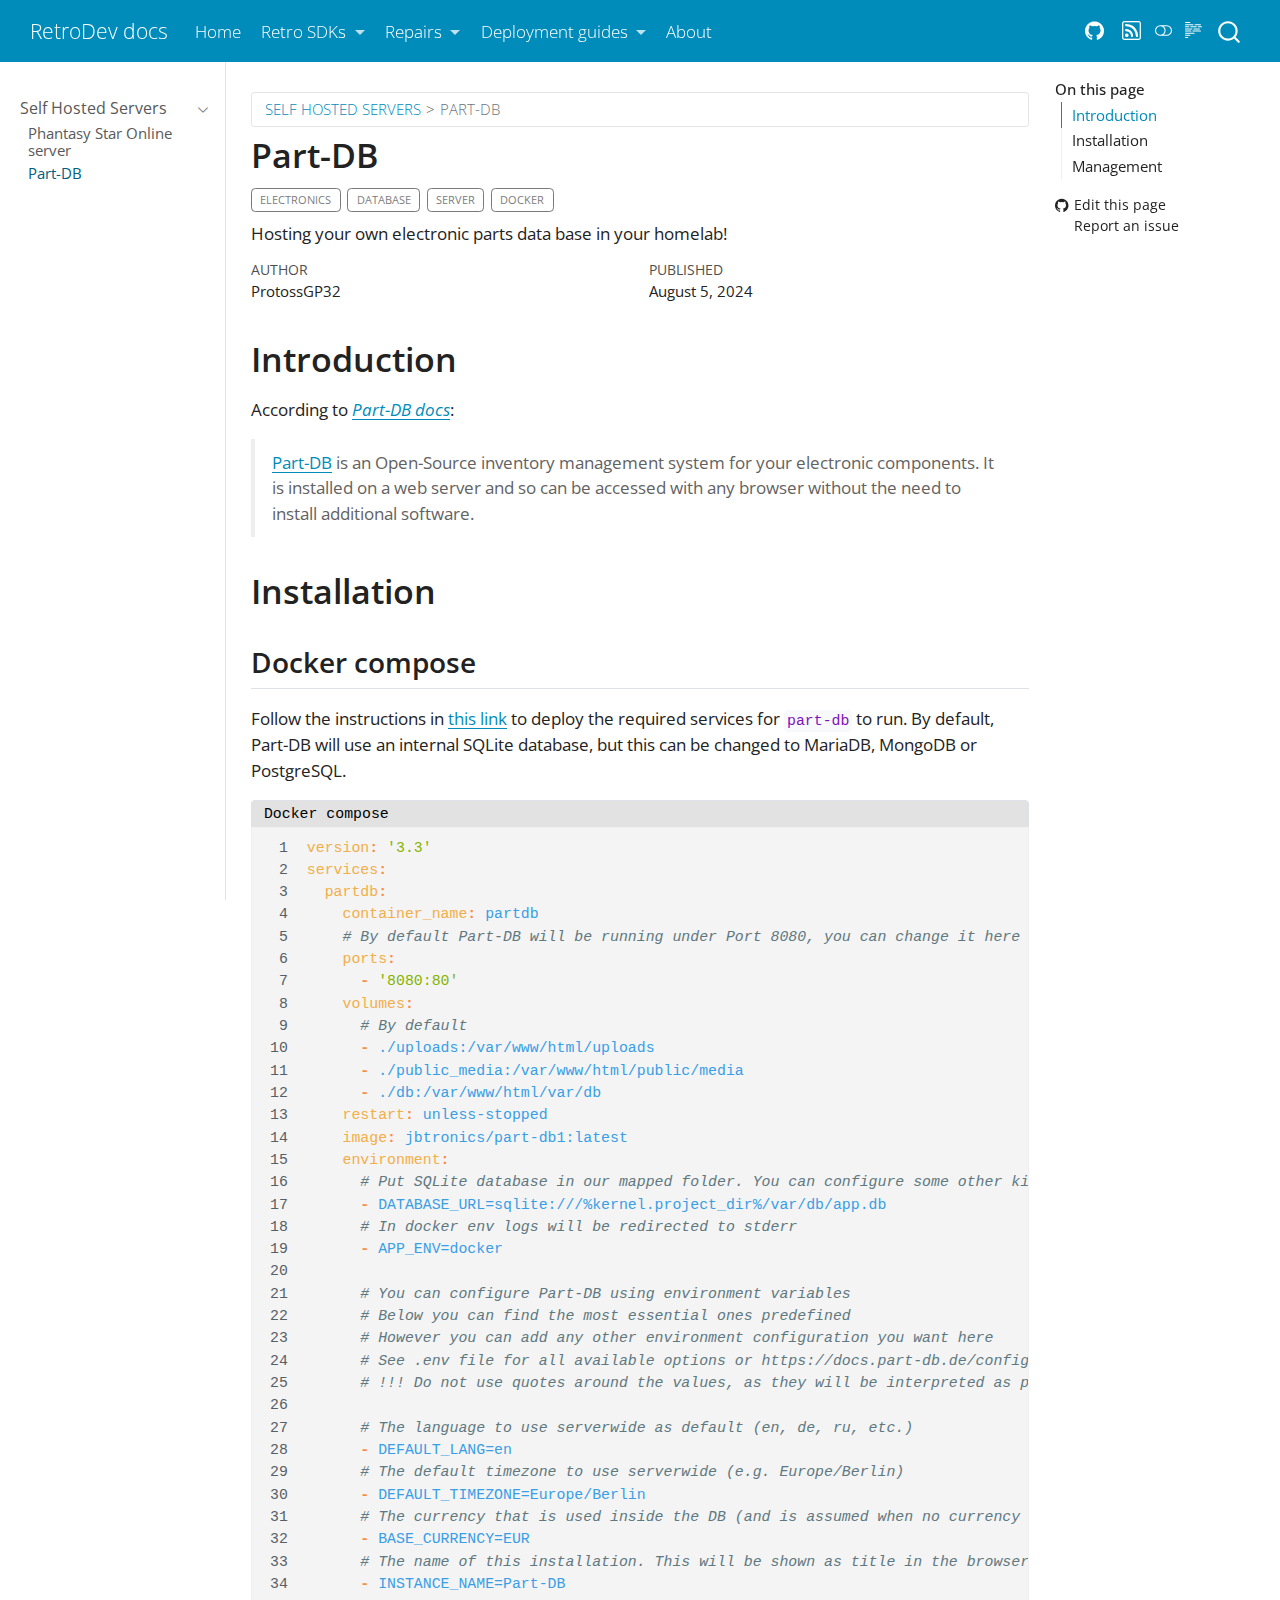
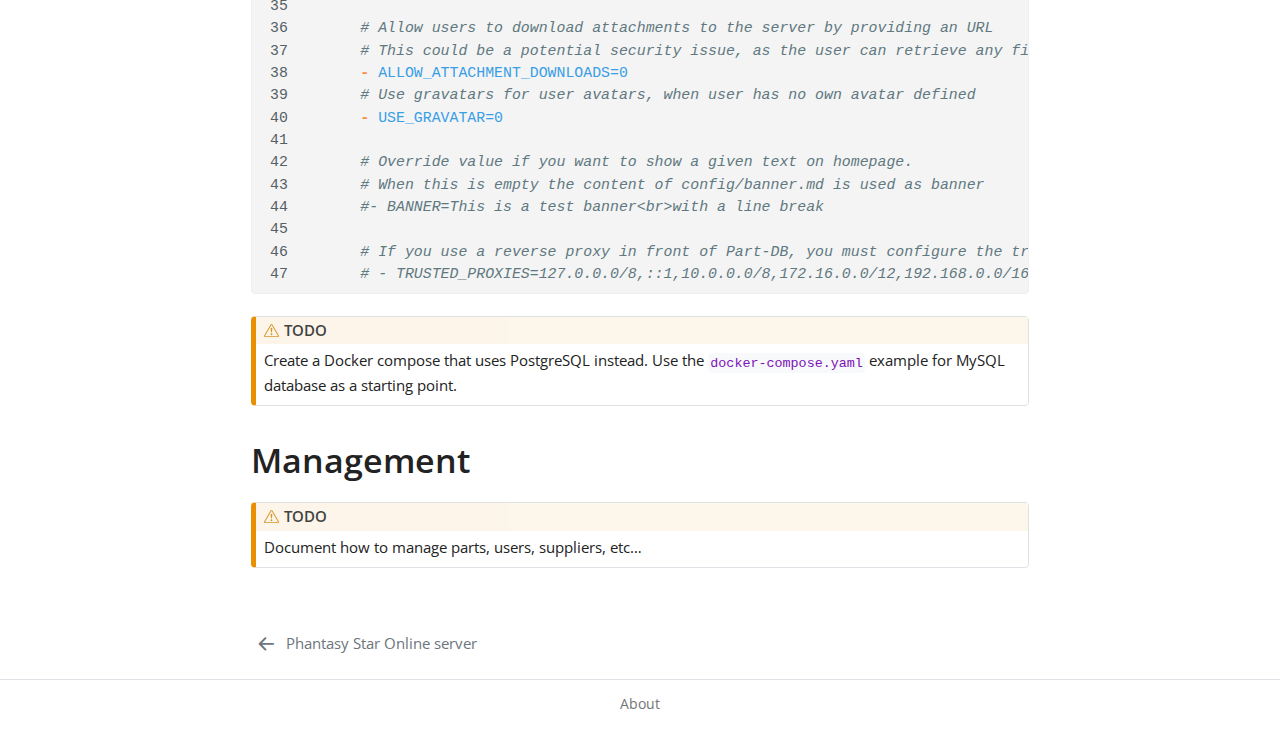
<file: deploy-guides/self-hosted-servers/02_parts_db.html>
<!DOCTYPE html>
<html xmlns="http://www.w3.org/1999/xhtml" lang="en" xml:lang="en"><head>

<meta charset="utf-8">
<meta name="generator" content="quarto-1.5.56">

<meta name="viewport" content="width=device-width, initial-scale=1.0, user-scalable=yes">

<meta name="author" content="ProtossGP32">
<meta name="dcterms.date" content="2024-08-05">
<meta name="description" content="Hosting your own electronic parts data base in your homelab!">

<title>Part-DB – RetroDev docs</title>
<style>
code{white-space: pre-wrap;}
span.smallcaps{font-variant: small-caps;}
div.columns{display: flex; gap: min(4vw, 1.5em);}
div.column{flex: auto; overflow-x: auto;}
div.hanging-indent{margin-left: 1.5em; text-indent: -1.5em;}
ul.task-list{list-style: none;}
ul.task-list li input[type="checkbox"] {
  width: 0.8em;
  margin: 0 0.8em 0.2em -1em; /* quarto-specific, see https://github.com/quarto-dev/quarto-cli/issues/4556 */ 
  vertical-align: middle;
}
/* CSS for syntax highlighting */
pre > code.sourceCode { white-space: pre; position: relative; }
pre > code.sourceCode > span { line-height: 1.25; }
pre > code.sourceCode > span:empty { height: 1.2em; }
.sourceCode { overflow: visible; }
code.sourceCode > span { color: inherit; text-decoration: inherit; }
div.sourceCode { margin: 1em 0; }
pre.sourceCode { margin: 0; }
@media screen {
div.sourceCode { overflow: auto; }
}
@media print {
pre > code.sourceCode { white-space: pre-wrap; }
pre > code.sourceCode > span { display: inline-block; text-indent: -5em; padding-left: 5em; }
}
pre.numberSource code
  { counter-reset: source-line 0; }
pre.numberSource code > span
  { position: relative; left: -4em; counter-increment: source-line; }
pre.numberSource code > span > a:first-child::before
  { content: counter(source-line);
    position: relative; left: -1em; text-align: right; vertical-align: baseline;
    border: none; display: inline-block;
    -webkit-touch-callout: none; -webkit-user-select: none;
    -khtml-user-select: none; -moz-user-select: none;
    -ms-user-select: none; user-select: none;
    padding: 0 4px; width: 4em;
  }
pre.numberSource { margin-left: 3em;  padding-left: 4px; }
div.sourceCode
  {   }
@media screen {
pre > code.sourceCode > span > a:first-child::before { text-decoration: underline; }
}
</style>


<script src="../../site_libs/quarto-nav/quarto-nav.js"></script>
<script src="../../site_libs/quarto-nav/headroom.min.js"></script>
<script src="../../site_libs/clipboard/clipboard.min.js"></script>
<script src="../../site_libs/quarto-search/autocomplete.umd.js"></script>
<script src="../../site_libs/quarto-search/fuse.min.js"></script>
<script src="../../site_libs/quarto-search/quarto-search.js"></script>
<meta name="quarto:offset" content="../../">
<link href="../../deploy-guides/self-hosted-servers/01_PSO_server.html" rel="prev">
<script src="../../site_libs/quarto-html/quarto.js"></script>
<script src="../../site_libs/quarto-html/popper.min.js"></script>
<script src="../../site_libs/quarto-html/tippy.umd.min.js"></script>
<script src="../../site_libs/quarto-html/anchor.min.js"></script>
<link href="../../site_libs/quarto-html/tippy.css" rel="stylesheet">
<link href="../../site_libs/quarto-html/quarto-syntax-highlighting.css" rel="stylesheet" class="quarto-color-scheme" id="quarto-text-highlighting-styles">
<link href="../../site_libs/quarto-html/quarto-syntax-highlighting-dark.css" rel="prefetch" class="quarto-color-scheme quarto-color-alternate" id="quarto-text-highlighting-styles">
<script src="../../site_libs/bootstrap/bootstrap.min.js"></script>
<link href="../../site_libs/bootstrap/bootstrap-icons.css" rel="stylesheet">
<link href="../../site_libs/bootstrap/bootstrap.min.css" rel="stylesheet" class="quarto-color-scheme" id="quarto-bootstrap" data-mode="light">
<link href="../../site_libs/bootstrap/bootstrap-dark.min.css" rel="prefetch" class="quarto-color-scheme quarto-color-alternate" id="quarto-bootstrap" data-mode="dark">
<script id="quarto-search-options" type="application/json">{
  "location": "navbar",
  "copy-button": false,
  "collapse-after": 3,
  "panel-placement": "end",
  "type": "overlay",
  "limit": 50,
  "keyboard-shortcut": [
    "f",
    "/",
    "s"
  ],
  "language": {
    "search-no-results-text": "No results",
    "search-matching-documents-text": "matching documents",
    "search-copy-link-title": "Copy link to search",
    "search-hide-matches-text": "Hide additional matches",
    "search-more-match-text": "more match in this document",
    "search-more-matches-text": "more matches in this document",
    "search-clear-button-title": "Clear",
    "search-text-placeholder": "",
    "search-detached-cancel-button-title": "Cancel",
    "search-submit-button-title": "Submit",
    "search-label": "Search"
  }
}</script>


<link rel="stylesheet" href="../../styles.css">
</head>

<body class="nav-sidebar docked nav-fixed">

<div id="quarto-search-results"></div>
  <header id="quarto-header" class="headroom fixed-top">
    <nav class="navbar navbar-expand-lg " data-bs-theme="dark">
      <div class="navbar-container container-fluid">
      <div class="navbar-brand-container mx-auto">
    <a class="navbar-brand" href="../../index.html">
    <span class="navbar-title">RetroDev docs</span>
    </a>
  </div>
            <div id="quarto-search" class="" title="Search"></div>
          <button class="navbar-toggler" type="button" data-bs-toggle="collapse" data-bs-target="#navbarCollapse" aria-controls="navbarCollapse" role="menu" aria-expanded="false" aria-label="Toggle navigation" onclick="if (window.quartoToggleHeadroom) { window.quartoToggleHeadroom(); }">
  <span class="navbar-toggler-icon"></span>
</button>
          <div class="collapse navbar-collapse" id="navbarCollapse">
            <ul class="navbar-nav navbar-nav-scroll me-auto">
  <li class="nav-item">
    <a class="nav-link" href="../../index.html"> 
<span class="menu-text">Home</span></a>
  </li>  
  <li class="nav-item dropdown ">
    <a class="nav-link dropdown-toggle" href="#" id="nav-menu-retro-sdks" role="link" data-bs-toggle="dropdown" aria-expanded="false">
 <span class="menu-text">Retro SDKs</span>
    </a>
    <ul class="dropdown-menu" aria-labelledby="nav-menu-retro-sdks">    
        <li class="dropdown-header">Nintendo</li>
        <li>
    <a class="dropdown-item" href="../../retro-sdks/nintendo/nes.html">
 <span class="dropdown-text">NES SDKs</span></a>
  </li>  
        <li><hr class="dropdown-divider"></li>
        <li class="dropdown-header">Sega</li>
        <li>
    <a class="dropdown-item" href="../../retro-sdks/sega/mega-drive.html">
 <span class="dropdown-text">Mega Drive SDKs</span></a>
  </li>  
    </ul>
  </li>
  <li class="nav-item dropdown ">
    <a class="nav-link dropdown-toggle" href="#" id="nav-menu-repairs" role="link" data-bs-toggle="dropdown" aria-expanded="false">
 <span class="menu-text">Repairs</span>
    </a>
    <ul class="dropdown-menu" aria-labelledby="nav-menu-repairs">    
        <li class="dropdown-header">SEGA</li>
        <li>
    <a class="dropdown-item" href="../../repairs/SEGA/Game Gear/VA0-B0097296.html">
 <span class="dropdown-text">Game Gear</span></a>
  </li>  
    </ul>
  </li>
  <li class="nav-item dropdown ">
    <a class="nav-link dropdown-toggle" href="#" id="nav-menu-deployment-guides" role="link" data-bs-toggle="dropdown" aria-expanded="false">
 <span class="menu-text">Deployment guides</span>
    </a>
    <ul class="dropdown-menu" aria-labelledby="nav-menu-deployment-guides">    
        <li class="dropdown-header">Self Hosted Servers</li>
        <li>
    <a class="dropdown-item" href="../../deploy-guides/self-hosted-servers/01_PSO_server.html">
 <span class="dropdown-text">Phantasy Star Online server</span></a>
  </li>  
        <li>
    <a class="dropdown-item" href="../../deploy-guides/self-hosted-servers/02_parts_db.html">
 <span class="dropdown-text">Part-DB</span></a>
  </li>  
    </ul>
  </li>
  <li class="nav-item">
    <a class="nav-link" href="../../about.html"> 
<span class="menu-text">About</span></a>
  </li>  
</ul>
            <ul class="navbar-nav navbar-nav-scroll ms-auto">
  <li class="nav-item compact">
    <a class="nav-link" href="https://github.com/protossgp32"> <i class="bi bi-github" role="img" aria-label="GitHub">
</i> 
<span class="menu-text"></span></a>
  </li>  
  <li class="nav-item compact">
    <a class="nav-link" href="../../index.xml"> <i class="bi bi-rss" role="img" aria-label="RSS feed">
</i> 
<span class="menu-text"></span></a>
  </li>  
</ul>
          </div> <!-- /navcollapse -->
            <div class="quarto-navbar-tools">
  <a href="" class="quarto-color-scheme-toggle quarto-navigation-tool  px-1" onclick="window.quartoToggleColorScheme(); return false;" title="Toggle dark mode"><i class="bi"></i></a>
  <a href="" class="quarto-reader-toggle quarto-navigation-tool px-1" onclick="window.quartoToggleReader(); return false;" title="Toggle reader mode">
  <div class="quarto-reader-toggle-btn">
  <i class="bi"></i>
  </div>
</a>
</div>
      </div> <!-- /container-fluid -->
    </nav>
  <nav class="quarto-secondary-nav">
    <div class="container-fluid d-flex">
      <button type="button" class="quarto-btn-toggle btn" data-bs-toggle="collapse" role="button" data-bs-target=".quarto-sidebar-collapse-item" aria-controls="quarto-sidebar" aria-expanded="false" aria-label="Toggle sidebar navigation" onclick="if (window.quartoToggleHeadroom) { window.quartoToggleHeadroom(); }">
        <i class="bi bi-layout-text-sidebar-reverse"></i>
      </button>
        <nav class="quarto-page-breadcrumbs" aria-label="breadcrumb"><ol class="breadcrumb"><li class="breadcrumb-item"><a href="../../deploy-guides/self-hosted-servers/01_PSO_server.html">Self Hosted Servers</a></li><li class="breadcrumb-item"><a href="../../deploy-guides/self-hosted-servers/02_parts_db.html">Part-DB</a></li></ol></nav>
        <a class="flex-grow-1" role="navigation" data-bs-toggle="collapse" data-bs-target=".quarto-sidebar-collapse-item" aria-controls="quarto-sidebar" aria-expanded="false" aria-label="Toggle sidebar navigation" onclick="if (window.quartoToggleHeadroom) { window.quartoToggleHeadroom(); }">      
        </a>
    </div>
  </nav>
</header>
<!-- content -->
<div id="quarto-content" class="quarto-container page-columns page-rows-contents page-layout-article page-navbar">
<!-- sidebar -->
  <nav id="quarto-sidebar" class="sidebar collapse collapse-horizontal quarto-sidebar-collapse-item sidebar-navigation docked overflow-auto">
    <div class="sidebar-menu-container"> 
    <ul class="list-unstyled mt-1">
        <li class="sidebar-item sidebar-item-section">
      <div class="sidebar-item-container"> 
            <a class="sidebar-item-text sidebar-link text-start" data-bs-toggle="collapse" data-bs-target="#quarto-sidebar-section-1" role="navigation" aria-expanded="true">
 <span class="menu-text">Self Hosted Servers</span></a>
          <a class="sidebar-item-toggle text-start" data-bs-toggle="collapse" data-bs-target="#quarto-sidebar-section-1" role="navigation" aria-expanded="true" aria-label="Toggle section">
            <i class="bi bi-chevron-right ms-2"></i>
          </a> 
      </div>
      <ul id="quarto-sidebar-section-1" class="collapse list-unstyled sidebar-section depth1 show">  
          <li class="sidebar-item">
  <div class="sidebar-item-container"> 
  <a href="../../deploy-guides/self-hosted-servers/01_PSO_server.html" class="sidebar-item-text sidebar-link">
 <span class="menu-text">Phantasy Star Online server</span></a>
  </div>
</li>
          <li class="sidebar-item">
  <div class="sidebar-item-container"> 
  <a href="../../deploy-guides/self-hosted-servers/02_parts_db.html" class="sidebar-item-text sidebar-link active">
 <span class="menu-text">Part-DB</span></a>
  </div>
</li>
      </ul>
  </li>
    </ul>
    </div>
</nav>
<div id="quarto-sidebar-glass" class="quarto-sidebar-collapse-item" data-bs-toggle="collapse" data-bs-target=".quarto-sidebar-collapse-item"></div>
<!-- margin-sidebar -->
    <div id="quarto-margin-sidebar" class="sidebar margin-sidebar">
        <nav id="TOC" role="doc-toc" class="toc-active">
    <h2 id="toc-title">On this page</h2>
   
  <ul>
  <li><a href="#introduction" id="toc-introduction" class="nav-link active" data-scroll-target="#introduction">Introduction</a></li>
  <li><a href="#installation" id="toc-installation" class="nav-link" data-scroll-target="#installation">Installation</a>
  <ul class="collapse">
  <li><a href="#docker-compose" id="toc-docker-compose" class="nav-link" data-scroll-target="#docker-compose">Docker compose</a></li>
  </ul></li>
  <li><a href="#management" id="toc-management" class="nav-link" data-scroll-target="#management">Management</a></li>
  </ul>
<div class="toc-actions"><ul><li><a href="https://github.com/protossgp32/retrodev-docs/edit/main/docs/deploy-guides/self-hosted-servers/02_parts_db.qmd" class="toc-action"><i class="bi bi-github"></i>Edit this page</a></li><li><a href="https://github.com/protossgp32/retrodev-docs/issues/new" class="toc-action"><i class="bi empty"></i>Report an issue</a></li></ul></div></nav>
    </div>
<!-- main -->
<main class="content" id="quarto-document-content">

<header id="title-block-header" class="quarto-title-block default"><nav class="quarto-page-breadcrumbs quarto-title-breadcrumbs d-none d-lg-block" aria-label="breadcrumb"><ol class="breadcrumb"><li class="breadcrumb-item"><a href="../../deploy-guides/self-hosted-servers/01_PSO_server.html">Self Hosted Servers</a></li><li class="breadcrumb-item"><a href="../../deploy-guides/self-hosted-servers/02_parts_db.html">Part-DB</a></li></ol></nav>
<div class="quarto-title">
<h1 class="title">Part-DB</h1>
  <div class="quarto-categories">
    <div class="quarto-category">electronics</div>
    <div class="quarto-category">database</div>
    <div class="quarto-category">server</div>
    <div class="quarto-category">Docker</div>
  </div>
  </div>

<div>
  <div class="description">
    Hosting your own electronic parts data base in your homelab!
  </div>
</div>


<div class="quarto-title-meta">

    <div>
    <div class="quarto-title-meta-heading">Author</div>
    <div class="quarto-title-meta-contents">
             <p>ProtossGP32 </p>
          </div>
  </div>
    
    <div>
    <div class="quarto-title-meta-heading">Published</div>
    <div class="quarto-title-meta-contents">
      <p class="date">August 5, 2024</p>
    </div>
  </div>
  
    
  </div>
  


</header>


<section id="introduction" class="level1">
<h1>Introduction</h1>
<p>According to <a href="https://docs.part-db.de"><em>Part-DB docs</em></a>:</p>
<blockquote class="blockquote">
<p><a href="https://github.com/Part-DB/Part-DB-server">Part-DB</a> is an Open-Source inventory management system for your electronic components. It is installed on a web server and so can be accessed with any browser without the need to install additional software.</p>
</blockquote>
</section>
<section id="installation" class="level1">
<h1>Installation</h1>
<section id="docker-compose" class="level2">
<h2 class="anchored" data-anchor-id="docker-compose">Docker compose</h2>
<p>Follow the instructions in <a href="https://docs.part-db.de/installation/installation_docker.html">this link</a> to deploy the required services for <code>part-db</code> to run. By default, Part-DB will use an internal SQLite database, but this can be changed to MariaDB, MongoDB or PostgreSQL.</p>
<div class="code-with-filename">
<div class="code-with-filename-file">
<pre><strong>Docker compose</strong></pre>
</div>
<div class="sourceCode" id="cb1" data-filename="Docker compose"><pre class="sourceCode numberSource yaml number-lines code-with-copy"><code class="sourceCode yaml"><span id="cb1-1"><a href="#cb1-1"></a><span class="fu">version</span><span class="kw">:</span><span class="at"> </span><span class="st">'3.3'</span></span>
<span id="cb1-2"><a href="#cb1-2"></a><span class="fu">services</span><span class="kw">:</span></span>
<span id="cb1-3"><a href="#cb1-3"></a><span class="at">  </span><span class="fu">partdb</span><span class="kw">:</span></span>
<span id="cb1-4"><a href="#cb1-4"></a><span class="at">    </span><span class="fu">container_name</span><span class="kw">:</span><span class="at"> partdb</span></span>
<span id="cb1-5"><a href="#cb1-5"></a><span class="co">    # By default Part-DB will be running under Port 8080, you can change it here</span></span>
<span id="cb1-6"><a href="#cb1-6"></a><span class="at">    </span><span class="fu">ports</span><span class="kw">:</span></span>
<span id="cb1-7"><a href="#cb1-7"></a><span class="at">      </span><span class="kw">-</span><span class="at"> </span><span class="st">'8080:80'</span></span>
<span id="cb1-8"><a href="#cb1-8"></a><span class="at">    </span><span class="fu">volumes</span><span class="kw">:</span></span>
<span id="cb1-9"><a href="#cb1-9"></a><span class="co">      # By default</span></span>
<span id="cb1-10"><a href="#cb1-10"></a><span class="at">      </span><span class="kw">-</span><span class="at"> ./uploads:/var/www/html/uploads</span></span>
<span id="cb1-11"><a href="#cb1-11"></a><span class="at">      </span><span class="kw">-</span><span class="at"> ./public_media:/var/www/html/public/media</span></span>
<span id="cb1-12"><a href="#cb1-12"></a><span class="at">      </span><span class="kw">-</span><span class="at"> ./db:/var/www/html/var/db</span></span>
<span id="cb1-13"><a href="#cb1-13"></a><span class="at">    </span><span class="fu">restart</span><span class="kw">:</span><span class="at"> unless-stopped</span></span>
<span id="cb1-14"><a href="#cb1-14"></a><span class="at">    </span><span class="fu">image</span><span class="kw">:</span><span class="at"> jbtronics/part-db1:latest</span></span>
<span id="cb1-15"><a href="#cb1-15"></a><span class="at">    </span><span class="fu">environment</span><span class="kw">:</span></span>
<span id="cb1-16"><a href="#cb1-16"></a><span class="co">      # Put SQLite database in our mapped folder. You can configure some other kind of database here too.</span></span>
<span id="cb1-17"><a href="#cb1-17"></a><span class="at">      </span><span class="kw">-</span><span class="at"> DATABASE_URL=sqlite:///%kernel.project_dir%/var/db/app.db</span></span>
<span id="cb1-18"><a href="#cb1-18"></a><span class="co">      # In docker env logs will be redirected to stderr</span></span>
<span id="cb1-19"><a href="#cb1-19"></a><span class="at">      </span><span class="kw">-</span><span class="at"> APP_ENV=docker</span></span>
<span id="cb1-20"><a href="#cb1-20"></a></span>
<span id="cb1-21"><a href="#cb1-21"></a><span class="co">      # You can configure Part-DB using environment variables</span></span>
<span id="cb1-22"><a href="#cb1-22"></a><span class="co">      # Below you can find the most essential ones predefined</span></span>
<span id="cb1-23"><a href="#cb1-23"></a><span class="co">      # However you can add any other environment configuration you want here</span></span>
<span id="cb1-24"><a href="#cb1-24"></a><span class="co">      # See .env file for all available options or https://docs.part-db.de/configuration.html</span></span>
<span id="cb1-25"><a href="#cb1-25"></a><span class="co">      # !!! Do not use quotes around the values, as they will be interpreted as part of the value and this will lead to errors !!!</span></span>
<span id="cb1-26"><a href="#cb1-26"></a></span>
<span id="cb1-27"><a href="#cb1-27"></a><span class="co">      # The language to use serverwide as default (en, de, ru, etc.)</span></span>
<span id="cb1-28"><a href="#cb1-28"></a><span class="at">      </span><span class="kw">-</span><span class="at"> DEFAULT_LANG=en</span></span>
<span id="cb1-29"><a href="#cb1-29"></a><span class="co">      # The default timezone to use serverwide (e.g. Europe/Berlin)</span></span>
<span id="cb1-30"><a href="#cb1-30"></a><span class="at">      </span><span class="kw">-</span><span class="at"> DEFAULT_TIMEZONE=Europe/Berlin</span></span>
<span id="cb1-31"><a href="#cb1-31"></a><span class="co">      # The currency that is used inside the DB (and is assumed when no currency is set). This can not be changed later, so be sure to set it the currency used in your country</span></span>
<span id="cb1-32"><a href="#cb1-32"></a><span class="at">      </span><span class="kw">-</span><span class="at"> BASE_CURRENCY=EUR</span></span>
<span id="cb1-33"><a href="#cb1-33"></a><span class="co">      # The name of this installation. This will be shown as title in the browser and in the header of the website</span></span>
<span id="cb1-34"><a href="#cb1-34"></a><span class="at">      </span><span class="kw">-</span><span class="at"> INSTANCE_NAME=Part-DB</span></span>
<span id="cb1-35"><a href="#cb1-35"></a></span>
<span id="cb1-36"><a href="#cb1-36"></a><span class="co">      # Allow users to download attachments to the server by providing an URL</span></span>
<span id="cb1-37"><a href="#cb1-37"></a><span class="co">      # This could be a potential security issue, as the user can retrieve any file the server has access to (via internet)</span></span>
<span id="cb1-38"><a href="#cb1-38"></a><span class="at">      </span><span class="kw">-</span><span class="at"> ALLOW_ATTACHMENT_DOWNLOADS=0</span></span>
<span id="cb1-39"><a href="#cb1-39"></a><span class="co">      # Use gravatars for user avatars, when user has no own avatar defined</span></span>
<span id="cb1-40"><a href="#cb1-40"></a><span class="at">      </span><span class="kw">-</span><span class="at"> USE_GRAVATAR=0</span></span>
<span id="cb1-41"><a href="#cb1-41"></a></span>
<span id="cb1-42"><a href="#cb1-42"></a><span class="co">      # Override value if you want to show a given text on homepage.</span></span>
<span id="cb1-43"><a href="#cb1-43"></a><span class="co">      # When this is empty the content of config/banner.md is used as banner</span></span>
<span id="cb1-44"><a href="#cb1-44"></a><span class="co">      #- BANNER=This is a test banner&lt;br&gt;with a line break</span></span>
<span id="cb1-45"><a href="#cb1-45"></a><span class="at">    </span></span>
<span id="cb1-46"><a href="#cb1-46"></a><span class="co">      # If you use a reverse proxy in front of Part-DB, you must configure the trusted proxies IP addresses here (see reverse proxy documentation for more information):</span></span>
<span id="cb1-47"><a href="#cb1-47"></a><span class="co">      # - TRUSTED_PROXIES=127.0.0.0/8,::1,10.0.0.0/8,172.16.0.0/12,192.168.0.0/16 </span></span></code><button title="Copy to Clipboard" class="code-copy-button"><i class="bi"></i></button></pre></div>
</div>
<div class="callout callout-style-default callout-warning callout-titled">
<div class="callout-header d-flex align-content-center">
<div class="callout-icon-container">
<i class="callout-icon"></i>
</div>
<div class="callout-title-container flex-fill">
TODO
</div>
</div>
<div class="callout-body-container callout-body">
<p>Create a Docker compose that uses PostgreSQL instead. Use the <code>docker-compose.yaml</code> example for MySQL database as a starting point.</p>
</div>
</div>
</section>
</section>
<section id="management" class="level1">
<h1>Management</h1>
<div class="callout callout-style-default callout-warning callout-titled">
<div class="callout-header d-flex align-content-center">
<div class="callout-icon-container">
<i class="callout-icon"></i>
</div>
<div class="callout-title-container flex-fill">
TODO
</div>
</div>
<div class="callout-body-container callout-body">
<p>Document how to manage parts, users, suppliers, etc…</p>
</div>
</div>
<!-- LINKS -->


</section>

</main> <!-- /main -->
<script id="quarto-html-after-body" type="application/javascript">
window.document.addEventListener("DOMContentLoaded", function (event) {
  const toggleBodyColorMode = (bsSheetEl) => {
    const mode = bsSheetEl.getAttribute("data-mode");
    const bodyEl = window.document.querySelector("body");
    if (mode === "dark") {
      bodyEl.classList.add("quarto-dark");
      bodyEl.classList.remove("quarto-light");
    } else {
      bodyEl.classList.add("quarto-light");
      bodyEl.classList.remove("quarto-dark");
    }
  }
  const toggleBodyColorPrimary = () => {
    const bsSheetEl = window.document.querySelector("link#quarto-bootstrap");
    if (bsSheetEl) {
      toggleBodyColorMode(bsSheetEl);
    }
  }
  toggleBodyColorPrimary();  
  const disableStylesheet = (stylesheets) => {
    for (let i=0; i < stylesheets.length; i++) {
      const stylesheet = stylesheets[i];
      stylesheet.rel = 'prefetch';
    }
  }
  const enableStylesheet = (stylesheets) => {
    for (let i=0; i < stylesheets.length; i++) {
      const stylesheet = stylesheets[i];
      stylesheet.rel = 'stylesheet';
    }
  }
  const manageTransitions = (selector, allowTransitions) => {
    const els = window.document.querySelectorAll(selector);
    for (let i=0; i < els.length; i++) {
      const el = els[i];
      if (allowTransitions) {
        el.classList.remove('notransition');
      } else {
        el.classList.add('notransition');
      }
    }
  }
  const toggleGiscusIfUsed = (isAlternate, darkModeDefault) => {
    const baseTheme = document.querySelector('#giscus-base-theme')?.value ?? 'light';
    const alternateTheme = document.querySelector('#giscus-alt-theme')?.value ?? 'dark';
    let newTheme = '';
    if(darkModeDefault) {
      newTheme = isAlternate ? baseTheme : alternateTheme;
    } else {
      newTheme = isAlternate ? alternateTheme : baseTheme;
    }
    const changeGiscusTheme = () => {
      // From: https://github.com/giscus/giscus/issues/336
      const sendMessage = (message) => {
        const iframe = document.querySelector('iframe.giscus-frame');
        if (!iframe) return;
        iframe.contentWindow.postMessage({ giscus: message }, 'https://giscus.app');
      }
      sendMessage({
        setConfig: {
          theme: newTheme
        }
      });
    }
    const isGiscussLoaded = window.document.querySelector('iframe.giscus-frame') !== null;
    if (isGiscussLoaded) {
      changeGiscusTheme();
    }
  }
  const toggleColorMode = (alternate) => {
    // Switch the stylesheets
    const alternateStylesheets = window.document.querySelectorAll('link.quarto-color-scheme.quarto-color-alternate');
    manageTransitions('#quarto-margin-sidebar .nav-link', false);
    if (alternate) {
      enableStylesheet(alternateStylesheets);
      for (const sheetNode of alternateStylesheets) {
        if (sheetNode.id === "quarto-bootstrap") {
          toggleBodyColorMode(sheetNode);
        }
      }
    } else {
      disableStylesheet(alternateStylesheets);
      toggleBodyColorPrimary();
    }
    manageTransitions('#quarto-margin-sidebar .nav-link', true);
    // Switch the toggles
    const toggles = window.document.querySelectorAll('.quarto-color-scheme-toggle');
    for (let i=0; i < toggles.length; i++) {
      const toggle = toggles[i];
      if (toggle) {
        if (alternate) {
          toggle.classList.add("alternate");     
        } else {
          toggle.classList.remove("alternate");
        }
      }
    }
    // Hack to workaround the fact that safari doesn't
    // properly recolor the scrollbar when toggling (#1455)
    if (navigator.userAgent.indexOf('Safari') > 0 && navigator.userAgent.indexOf('Chrome') == -1) {
      manageTransitions("body", false);
      window.scrollTo(0, 1);
      setTimeout(() => {
        window.scrollTo(0, 0);
        manageTransitions("body", true);
      }, 40);  
    }
  }
  const isFileUrl = () => { 
    return window.location.protocol === 'file:';
  }
  const hasAlternateSentinel = () => {  
    let styleSentinel = getColorSchemeSentinel();
    if (styleSentinel !== null) {
      return styleSentinel === "alternate";
    } else {
      return false;
    }
  }
  const setStyleSentinel = (alternate) => {
    const value = alternate ? "alternate" : "default";
    if (!isFileUrl()) {
      window.localStorage.setItem("quarto-color-scheme", value);
    } else {
      localAlternateSentinel = value;
    }
  }
  const getColorSchemeSentinel = () => {
    if (!isFileUrl()) {
      const storageValue = window.localStorage.getItem("quarto-color-scheme");
      return storageValue != null ? storageValue : localAlternateSentinel;
    } else {
      return localAlternateSentinel;
    }
  }
  const darkModeDefault = false;
  let localAlternateSentinel = darkModeDefault ? 'alternate' : 'default';
  // Dark / light mode switch
  window.quartoToggleColorScheme = () => {
    // Read the current dark / light value 
    let toAlternate = !hasAlternateSentinel();
    toggleColorMode(toAlternate);
    setStyleSentinel(toAlternate);
    toggleGiscusIfUsed(toAlternate, darkModeDefault);
  };
  // Ensure there is a toggle, if there isn't float one in the top right
  if (window.document.querySelector('.quarto-color-scheme-toggle') === null) {
    const a = window.document.createElement('a');
    a.classList.add('top-right');
    a.classList.add('quarto-color-scheme-toggle');
    a.href = "";
    a.onclick = function() { try { window.quartoToggleColorScheme(); } catch {} return false; };
    const i = window.document.createElement("i");
    i.classList.add('bi');
    a.appendChild(i);
    window.document.body.appendChild(a);
  }
  // Switch to dark mode if need be
  if (hasAlternateSentinel()) {
    toggleColorMode(true);
  } else {
    toggleColorMode(false);
  }
  const icon = "";
  const anchorJS = new window.AnchorJS();
  anchorJS.options = {
    placement: 'right',
    icon: icon
  };
  anchorJS.add('.anchored');
  const isCodeAnnotation = (el) => {
    for (const clz of el.classList) {
      if (clz.startsWith('code-annotation-')) {                     
        return true;
      }
    }
    return false;
  }
  const onCopySuccess = function(e) {
    // button target
    const button = e.trigger;
    // don't keep focus
    button.blur();
    // flash "checked"
    button.classList.add('code-copy-button-checked');
    var currentTitle = button.getAttribute("title");
    button.setAttribute("title", "Copied!");
    let tooltip;
    if (window.bootstrap) {
      button.setAttribute("data-bs-toggle", "tooltip");
      button.setAttribute("data-bs-placement", "left");
      button.setAttribute("data-bs-title", "Copied!");
      tooltip = new bootstrap.Tooltip(button, 
        { trigger: "manual", 
          customClass: "code-copy-button-tooltip",
          offset: [0, -8]});
      tooltip.show();    
    }
    setTimeout(function() {
      if (tooltip) {
        tooltip.hide();
        button.removeAttribute("data-bs-title");
        button.removeAttribute("data-bs-toggle");
        button.removeAttribute("data-bs-placement");
      }
      button.setAttribute("title", currentTitle);
      button.classList.remove('code-copy-button-checked');
    }, 1000);
    // clear code selection
    e.clearSelection();
  }
  const getTextToCopy = function(trigger) {
      const codeEl = trigger.previousElementSibling.cloneNode(true);
      for (const childEl of codeEl.children) {
        if (isCodeAnnotation(childEl)) {
          childEl.remove();
        }
      }
      return codeEl.innerText;
  }
  const clipboard = new window.ClipboardJS('.code-copy-button:not([data-in-quarto-modal])', {
    text: getTextToCopy
  });
  clipboard.on('success', onCopySuccess);
  if (window.document.getElementById('quarto-embedded-source-code-modal')) {
    // For code content inside modals, clipBoardJS needs to be initialized with a container option
    // TODO: Check when it could be a function (https://github.com/zenorocha/clipboard.js/issues/860)
    const clipboardModal = new window.ClipboardJS('.code-copy-button[data-in-quarto-modal]', {
      text: getTextToCopy,
      container: window.document.getElementById('quarto-embedded-source-code-modal')
    });
    clipboardModal.on('success', onCopySuccess);
  }
    var localhostRegex = new RegExp(/^(?:http|https):\/\/localhost\:?[0-9]*\//);
    var mailtoRegex = new RegExp(/^mailto:/);
      var filterRegex = new RegExp("https:\/\/protossgp32\.github\.io\/retrodev-docs");
    var isInternal = (href) => {
        return filterRegex.test(href) || localhostRegex.test(href) || mailtoRegex.test(href);
    }
    // Inspect non-navigation links and adorn them if external
 	var links = window.document.querySelectorAll('a[href]:not(.nav-link):not(.navbar-brand):not(.toc-action):not(.sidebar-link):not(.sidebar-item-toggle):not(.pagination-link):not(.no-external):not([aria-hidden]):not(.dropdown-item):not(.quarto-navigation-tool):not(.about-link)');
    for (var i=0; i<links.length; i++) {
      const link = links[i];
      if (!isInternal(link.href)) {
        // undo the damage that might have been done by quarto-nav.js in the case of
        // links that we want to consider external
        if (link.dataset.originalHref !== undefined) {
          link.href = link.dataset.originalHref;
        }
      }
    }
  function tippyHover(el, contentFn, onTriggerFn, onUntriggerFn) {
    const config = {
      allowHTML: true,
      maxWidth: 500,
      delay: 100,
      arrow: false,
      appendTo: function(el) {
          return el.parentElement;
      },
      interactive: true,
      interactiveBorder: 10,
      theme: 'quarto',
      placement: 'bottom-start',
    };
    if (contentFn) {
      config.content = contentFn;
    }
    if (onTriggerFn) {
      config.onTrigger = onTriggerFn;
    }
    if (onUntriggerFn) {
      config.onUntrigger = onUntriggerFn;
    }
    window.tippy(el, config); 
  }
  const noterefs = window.document.querySelectorAll('a[role="doc-noteref"]');
  for (var i=0; i<noterefs.length; i++) {
    const ref = noterefs[i];
    tippyHover(ref, function() {
      // use id or data attribute instead here
      let href = ref.getAttribute('data-footnote-href') || ref.getAttribute('href');
      try { href = new URL(href).hash; } catch {}
      const id = href.replace(/^#\/?/, "");
      const note = window.document.getElementById(id);
      if (note) {
        return note.innerHTML;
      } else {
        return "";
      }
    });
  }
  const xrefs = window.document.querySelectorAll('a.quarto-xref');
  const processXRef = (id, note) => {
    // Strip column container classes
    const stripColumnClz = (el) => {
      el.classList.remove("page-full", "page-columns");
      if (el.children) {
        for (const child of el.children) {
          stripColumnClz(child);
        }
      }
    }
    stripColumnClz(note)
    if (id === null || id.startsWith('sec-')) {
      // Special case sections, only their first couple elements
      const container = document.createElement("div");
      if (note.children && note.children.length > 2) {
        container.appendChild(note.children[0].cloneNode(true));
        for (let i = 1; i < note.children.length; i++) {
          const child = note.children[i];
          if (child.tagName === "P" && child.innerText === "") {
            continue;
          } else {
            container.appendChild(child.cloneNode(true));
            break;
          }
        }
        if (window.Quarto?.typesetMath) {
          window.Quarto.typesetMath(container);
        }
        return container.innerHTML
      } else {
        if (window.Quarto?.typesetMath) {
          window.Quarto.typesetMath(note);
        }
        return note.innerHTML;
      }
    } else {
      // Remove any anchor links if they are present
      const anchorLink = note.querySelector('a.anchorjs-link');
      if (anchorLink) {
        anchorLink.remove();
      }
      if (window.Quarto?.typesetMath) {
        window.Quarto.typesetMath(note);
      }
      // TODO in 1.5, we should make sure this works without a callout special case
      if (note.classList.contains("callout")) {
        return note.outerHTML;
      } else {
        return note.innerHTML;
      }
    }
  }
  for (var i=0; i<xrefs.length; i++) {
    const xref = xrefs[i];
    tippyHover(xref, undefined, function(instance) {
      instance.disable();
      let url = xref.getAttribute('href');
      let hash = undefined; 
      if (url.startsWith('#')) {
        hash = url;
      } else {
        try { hash = new URL(url).hash; } catch {}
      }
      if (hash) {
        const id = hash.replace(/^#\/?/, "");
        const note = window.document.getElementById(id);
        if (note !== null) {
          try {
            const html = processXRef(id, note.cloneNode(true));
            instance.setContent(html);
          } finally {
            instance.enable();
            instance.show();
          }
        } else {
          // See if we can fetch this
          fetch(url.split('#')[0])
          .then(res => res.text())
          .then(html => {
            const parser = new DOMParser();
            const htmlDoc = parser.parseFromString(html, "text/html");
            const note = htmlDoc.getElementById(id);
            if (note !== null) {
              const html = processXRef(id, note);
              instance.setContent(html);
            } 
          }).finally(() => {
            instance.enable();
            instance.show();
          });
        }
      } else {
        // See if we can fetch a full url (with no hash to target)
        // This is a special case and we should probably do some content thinning / targeting
        fetch(url)
        .then(res => res.text())
        .then(html => {
          const parser = new DOMParser();
          const htmlDoc = parser.parseFromString(html, "text/html");
          const note = htmlDoc.querySelector('main.content');
          if (note !== null) {
            // This should only happen for chapter cross references
            // (since there is no id in the URL)
            // remove the first header
            if (note.children.length > 0 && note.children[0].tagName === "HEADER") {
              note.children[0].remove();
            }
            const html = processXRef(null, note);
            instance.setContent(html);
          } 
        }).finally(() => {
          instance.enable();
          instance.show();
        });
      }
    }, function(instance) {
    });
  }
      let selectedAnnoteEl;
      const selectorForAnnotation = ( cell, annotation) => {
        let cellAttr = 'data-code-cell="' + cell + '"';
        let lineAttr = 'data-code-annotation="' +  annotation + '"';
        const selector = 'span[' + cellAttr + '][' + lineAttr + ']';
        return selector;
      }
      const selectCodeLines = (annoteEl) => {
        const doc = window.document;
        const targetCell = annoteEl.getAttribute("data-target-cell");
        const targetAnnotation = annoteEl.getAttribute("data-target-annotation");
        const annoteSpan = window.document.querySelector(selectorForAnnotation(targetCell, targetAnnotation));
        const lines = annoteSpan.getAttribute("data-code-lines").split(",");
        const lineIds = lines.map((line) => {
          return targetCell + "-" + line;
        })
        let top = null;
        let height = null;
        let parent = null;
        if (lineIds.length > 0) {
            //compute the position of the single el (top and bottom and make a div)
            const el = window.document.getElementById(lineIds[0]);
            top = el.offsetTop;
            height = el.offsetHeight;
            parent = el.parentElement.parentElement;
          if (lineIds.length > 1) {
            const lastEl = window.document.getElementById(lineIds[lineIds.length - 1]);
            const bottom = lastEl.offsetTop + lastEl.offsetHeight;
            height = bottom - top;
          }
          if (top !== null && height !== null && parent !== null) {
            // cook up a div (if necessary) and position it 
            let div = window.document.getElementById("code-annotation-line-highlight");
            if (div === null) {
              div = window.document.createElement("div");
              div.setAttribute("id", "code-annotation-line-highlight");
              div.style.position = 'absolute';
              parent.appendChild(div);
            }
            div.style.top = top - 2 + "px";
            div.style.height = height + 4 + "px";
            div.style.left = 0;
            let gutterDiv = window.document.getElementById("code-annotation-line-highlight-gutter");
            if (gutterDiv === null) {
              gutterDiv = window.document.createElement("div");
              gutterDiv.setAttribute("id", "code-annotation-line-highlight-gutter");
              gutterDiv.style.position = 'absolute';
              const codeCell = window.document.getElementById(targetCell);
              const gutter = codeCell.querySelector('.code-annotation-gutter');
              gutter.appendChild(gutterDiv);
            }
            gutterDiv.style.top = top - 2 + "px";
            gutterDiv.style.height = height + 4 + "px";
          }
          selectedAnnoteEl = annoteEl;
        }
      };
      const unselectCodeLines = () => {
        const elementsIds = ["code-annotation-line-highlight", "code-annotation-line-highlight-gutter"];
        elementsIds.forEach((elId) => {
          const div = window.document.getElementById(elId);
          if (div) {
            div.remove();
          }
        });
        selectedAnnoteEl = undefined;
      };
        // Handle positioning of the toggle
    window.addEventListener(
      "resize",
      throttle(() => {
        elRect = undefined;
        if (selectedAnnoteEl) {
          selectCodeLines(selectedAnnoteEl);
        }
      }, 10)
    );
    function throttle(fn, ms) {
    let throttle = false;
    let timer;
      return (...args) => {
        if(!throttle) { // first call gets through
            fn.apply(this, args);
            throttle = true;
        } else { // all the others get throttled
            if(timer) clearTimeout(timer); // cancel #2
            timer = setTimeout(() => {
              fn.apply(this, args);
              timer = throttle = false;
            }, ms);
        }
      };
    }
      // Attach click handler to the DT
      const annoteDls = window.document.querySelectorAll('dt[data-target-cell]');
      for (const annoteDlNode of annoteDls) {
        annoteDlNode.addEventListener('click', (event) => {
          const clickedEl = event.target;
          if (clickedEl !== selectedAnnoteEl) {
            unselectCodeLines();
            const activeEl = window.document.querySelector('dt[data-target-cell].code-annotation-active');
            if (activeEl) {
              activeEl.classList.remove('code-annotation-active');
            }
            selectCodeLines(clickedEl);
            clickedEl.classList.add('code-annotation-active');
          } else {
            // Unselect the line
            unselectCodeLines();
            clickedEl.classList.remove('code-annotation-active');
          }
        });
      }
  const findCites = (el) => {
    const parentEl = el.parentElement;
    if (parentEl) {
      const cites = parentEl.dataset.cites;
      if (cites) {
        return {
          el,
          cites: cites.split(' ')
        };
      } else {
        return findCites(el.parentElement)
      }
    } else {
      return undefined;
    }
  };
  var bibliorefs = window.document.querySelectorAll('a[role="doc-biblioref"]');
  for (var i=0; i<bibliorefs.length; i++) {
    const ref = bibliorefs[i];
    const citeInfo = findCites(ref);
    if (citeInfo) {
      tippyHover(citeInfo.el, function() {
        var popup = window.document.createElement('div');
        citeInfo.cites.forEach(function(cite) {
          var citeDiv = window.document.createElement('div');
          citeDiv.classList.add('hanging-indent');
          citeDiv.classList.add('csl-entry');
          var biblioDiv = window.document.getElementById('ref-' + cite);
          if (biblioDiv) {
            citeDiv.innerHTML = biblioDiv.innerHTML;
          }
          popup.appendChild(citeDiv);
        });
        return popup.innerHTML;
      });
    }
  }
});
</script>
<nav class="page-navigation">
  <div class="nav-page nav-page-previous">
      <a href="../../deploy-guides/self-hosted-servers/01_PSO_server.html" class="pagination-link" aria-label="Phantasy Star Online server">
        <i class="bi bi-arrow-left-short"></i> <span class="nav-page-text">Phantasy Star Online server</span>
      </a>          
  </div>
  <div class="nav-page nav-page-next">
  </div>
</nav>
</div> <!-- /content -->
<footer class="footer">
  <div class="nav-footer">
    <div class="nav-footer-left">
      &nbsp;
    </div>   
    <div class="nav-footer-center">
      <ul class="footer-items list-unstyled">
    <li class="nav-item">
    <a class="nav-link" href="../../about.html">
<p>About</p>
</a>
  </li>  
</ul>
    <div class="toc-actions d-sm-block d-md-none"><ul><li><a href="https://github.com/protossgp32/retrodev-docs/edit/main/docs/deploy-guides/self-hosted-servers/02_parts_db.qmd" class="toc-action"><i class="bi bi-github"></i>Edit this page</a></li><li><a href="https://github.com/protossgp32/retrodev-docs/issues/new" class="toc-action"><i class="bi empty"></i>Report an issue</a></li></ul></div></div>
    <div class="nav-footer-right">
      &nbsp;
    </div>
  </div>
</footer>




</body></html>
</file>
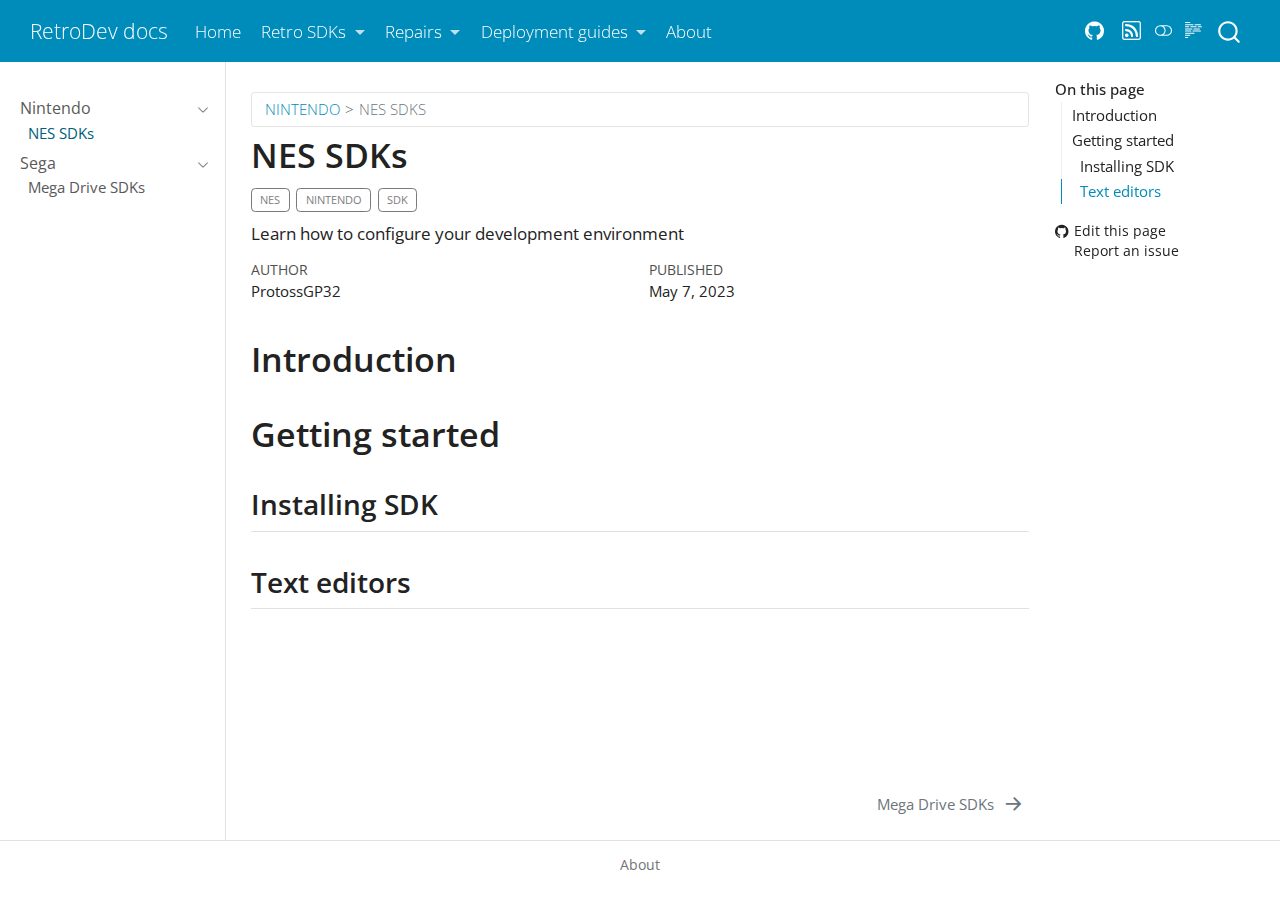
<file: retro-sdks/nintendo/nes.html>
<!DOCTYPE html>
<html xmlns="http://www.w3.org/1999/xhtml" lang="en" xml:lang="en"><head>

<meta charset="utf-8">
<meta name="generator" content="quarto-1.5.57">

<meta name="viewport" content="width=device-width, initial-scale=1.0, user-scalable=yes">

<meta name="author" content="ProtossGP32">
<meta name="dcterms.date" content="2023-05-07">
<meta name="description" content="Learn how to configure your development environment">

<title>NES SDKs – RetroDev docs</title>
<style>
code{white-space: pre-wrap;}
span.smallcaps{font-variant: small-caps;}
div.columns{display: flex; gap: min(4vw, 1.5em);}
div.column{flex: auto; overflow-x: auto;}
div.hanging-indent{margin-left: 1.5em; text-indent: -1.5em;}
ul.task-list{list-style: none;}
ul.task-list li input[type="checkbox"] {
  width: 0.8em;
  margin: 0 0.8em 0.2em -1em; /* quarto-specific, see https://github.com/quarto-dev/quarto-cli/issues/4556 */ 
  vertical-align: middle;
}
</style>


<script src="../../site_libs/quarto-nav/quarto-nav.js"></script>
<script src="../../site_libs/quarto-nav/headroom.min.js"></script>
<script src="../../site_libs/clipboard/clipboard.min.js"></script>
<script src="../../site_libs/quarto-search/autocomplete.umd.js"></script>
<script src="../../site_libs/quarto-search/fuse.min.js"></script>
<script src="../../site_libs/quarto-search/quarto-search.js"></script>
<meta name="quarto:offset" content="../../">
<link href="../../retro-sdks/sega/mega-drive.html" rel="next">
<script src="../../site_libs/quarto-html/quarto.js"></script>
<script src="../../site_libs/quarto-html/popper.min.js"></script>
<script src="../../site_libs/quarto-html/tippy.umd.min.js"></script>
<script src="../../site_libs/quarto-html/anchor.min.js"></script>
<link href="../../site_libs/quarto-html/tippy.css" rel="stylesheet">
<link href="../../site_libs/quarto-html/quarto-syntax-highlighting.css" rel="stylesheet" class="quarto-color-scheme" id="quarto-text-highlighting-styles">
<link href="../../site_libs/quarto-html/quarto-syntax-highlighting-dark.css" rel="prefetch" class="quarto-color-scheme quarto-color-alternate" id="quarto-text-highlighting-styles">
<script src="../../site_libs/bootstrap/bootstrap.min.js"></script>
<link href="../../site_libs/bootstrap/bootstrap-icons.css" rel="stylesheet">
<link href="../../site_libs/bootstrap/bootstrap.min.css" rel="stylesheet" class="quarto-color-scheme" id="quarto-bootstrap" data-mode="light">
<link href="../../site_libs/bootstrap/bootstrap-dark.min.css" rel="prefetch" class="quarto-color-scheme quarto-color-alternate" id="quarto-bootstrap" data-mode="dark">
<script id="quarto-search-options" type="application/json">{
  "location": "navbar",
  "copy-button": false,
  "collapse-after": 3,
  "panel-placement": "end",
  "type": "overlay",
  "limit": 50,
  "keyboard-shortcut": [
    "f",
    "/",
    "s"
  ],
  "language": {
    "search-no-results-text": "No results",
    "search-matching-documents-text": "matching documents",
    "search-copy-link-title": "Copy link to search",
    "search-hide-matches-text": "Hide additional matches",
    "search-more-match-text": "more match in this document",
    "search-more-matches-text": "more matches in this document",
    "search-clear-button-title": "Clear",
    "search-text-placeholder": "",
    "search-detached-cancel-button-title": "Cancel",
    "search-submit-button-title": "Submit",
    "search-label": "Search"
  }
}</script>


<link rel="stylesheet" href="../../styles.css">
</head>

<body class="nav-sidebar docked nav-fixed">

<div id="quarto-search-results"></div>
  <header id="quarto-header" class="headroom fixed-top">
    <nav class="navbar navbar-expand-lg " data-bs-theme="dark">
      <div class="navbar-container container-fluid">
      <div class="navbar-brand-container mx-auto">
    <a class="navbar-brand" href="../../index.html">
    <span class="navbar-title">RetroDev docs</span>
    </a>
  </div>
            <div id="quarto-search" class="" title="Search"></div>
          <button class="navbar-toggler" type="button" data-bs-toggle="collapse" data-bs-target="#navbarCollapse" aria-controls="navbarCollapse" role="menu" aria-expanded="false" aria-label="Toggle navigation" onclick="if (window.quartoToggleHeadroom) { window.quartoToggleHeadroom(); }">
  <span class="navbar-toggler-icon"></span>
</button>
          <div class="collapse navbar-collapse" id="navbarCollapse">
            <ul class="navbar-nav navbar-nav-scroll me-auto">
  <li class="nav-item">
    <a class="nav-link" href="../../index.html"> 
<span class="menu-text">Home</span></a>
  </li>  
  <li class="nav-item dropdown ">
    <a class="nav-link dropdown-toggle" href="#" id="nav-menu-retro-sdks" role="link" data-bs-toggle="dropdown" aria-expanded="false">
 <span class="menu-text">Retro SDKs</span>
    </a>
    <ul class="dropdown-menu" aria-labelledby="nav-menu-retro-sdks">    
        <li class="dropdown-header">Nintendo</li>
        <li>
    <a class="dropdown-item" href="../../retro-sdks/nintendo/nes.html">
 <span class="dropdown-text">NES SDKs</span></a>
  </li>  
        <li><hr class="dropdown-divider"></li>
        <li class="dropdown-header">Sega</li>
        <li>
    <a class="dropdown-item" href="../../retro-sdks/sega/mega-drive.html">
 <span class="dropdown-text">Mega Drive SDKs</span></a>
  </li>  
    </ul>
  </li>
  <li class="nav-item dropdown ">
    <a class="nav-link dropdown-toggle" href="#" id="nav-menu-repairs" role="link" data-bs-toggle="dropdown" aria-expanded="false">
 <span class="menu-text">Repairs</span>
    </a>
    <ul class="dropdown-menu" aria-labelledby="nav-menu-repairs">    
        <li class="dropdown-header">SEGA</li>
        <li>
    <a class="dropdown-item" href="../../repairs/SEGA/Game Gear/VA0-B0097296.html">
 <span class="dropdown-text">Game Gear</span></a>
  </li>  
    </ul>
  </li>
  <li class="nav-item dropdown ">
    <a class="nav-link dropdown-toggle" href="#" id="nav-menu-deployment-guides" role="link" data-bs-toggle="dropdown" aria-expanded="false">
 <span class="menu-text">Deployment guides</span>
    </a>
    <ul class="dropdown-menu" aria-labelledby="nav-menu-deployment-guides">    
        <li class="dropdown-header">Self Hosted Servers</li>
        <li>
    <a class="dropdown-item" href="../../deploy-guides/self-hosted-servers/01_PSO_server.html">
 <span class="dropdown-text">Phantasy Star Online server</span></a>
  </li>  
        <li>
    <a class="dropdown-item" href="../../deploy-guides/self-hosted-servers/02_part_db.html">
 <span class="dropdown-text">Part-DB</span></a>
  </li>  
    </ul>
  </li>
  <li class="nav-item">
    <a class="nav-link" href="../../about.html"> 
<span class="menu-text">About</span></a>
  </li>  
</ul>
            <ul class="navbar-nav navbar-nav-scroll ms-auto">
  <li class="nav-item compact">
    <a class="nav-link" href="https://github.com/protossgp32"> <i class="bi bi-github" role="img" aria-label="GitHub">
</i> 
<span class="menu-text"></span></a>
  </li>  
  <li class="nav-item compact">
    <a class="nav-link" href="../../index.xml"> <i class="bi bi-rss" role="img" aria-label="RSS feed">
</i> 
<span class="menu-text"></span></a>
  </li>  
</ul>
          </div> <!-- /navcollapse -->
            <div class="quarto-navbar-tools">
  <a href="" class="quarto-color-scheme-toggle quarto-navigation-tool  px-1" onclick="window.quartoToggleColorScheme(); return false;" title="Toggle dark mode"><i class="bi"></i></a>
  <a href="" class="quarto-reader-toggle quarto-navigation-tool px-1" onclick="window.quartoToggleReader(); return false;" title="Toggle reader mode">
  <div class="quarto-reader-toggle-btn">
  <i class="bi"></i>
  </div>
</a>
</div>
      </div> <!-- /container-fluid -->
    </nav>
  <nav class="quarto-secondary-nav">
    <div class="container-fluid d-flex">
      <button type="button" class="quarto-btn-toggle btn" data-bs-toggle="collapse" role="button" data-bs-target=".quarto-sidebar-collapse-item" aria-controls="quarto-sidebar" aria-expanded="false" aria-label="Toggle sidebar navigation" onclick="if (window.quartoToggleHeadroom) { window.quartoToggleHeadroom(); }">
        <i class="bi bi-layout-text-sidebar-reverse"></i>
      </button>
        <nav class="quarto-page-breadcrumbs" aria-label="breadcrumb"><ol class="breadcrumb"><li class="breadcrumb-item"><a href="../../retro-sdks/nintendo/nes.html">Nintendo</a></li><li class="breadcrumb-item"><a href="../../retro-sdks/nintendo/nes.html">NES SDKs</a></li></ol></nav>
        <a class="flex-grow-1" role="navigation" data-bs-toggle="collapse" data-bs-target=".quarto-sidebar-collapse-item" aria-controls="quarto-sidebar" aria-expanded="false" aria-label="Toggle sidebar navigation" onclick="if (window.quartoToggleHeadroom) { window.quartoToggleHeadroom(); }">      
        </a>
    </div>
  </nav>
</header>
<!-- content -->
<div id="quarto-content" class="quarto-container page-columns page-rows-contents page-layout-article page-navbar">
<!-- sidebar -->
  <nav id="quarto-sidebar" class="sidebar collapse collapse-horizontal quarto-sidebar-collapse-item sidebar-navigation docked overflow-auto">
    <div class="sidebar-menu-container"> 
    <ul class="list-unstyled mt-1">
        <li class="sidebar-item sidebar-item-section">
      <div class="sidebar-item-container"> 
            <a class="sidebar-item-text sidebar-link text-start" data-bs-toggle="collapse" data-bs-target="#quarto-sidebar-section-1" role="navigation" aria-expanded="true">
 <span class="menu-text">Nintendo</span></a>
          <a class="sidebar-item-toggle text-start" data-bs-toggle="collapse" data-bs-target="#quarto-sidebar-section-1" role="navigation" aria-expanded="true" aria-label="Toggle section">
            <i class="bi bi-chevron-right ms-2"></i>
          </a> 
      </div>
      <ul id="quarto-sidebar-section-1" class="collapse list-unstyled sidebar-section depth1 show">  
          <li class="sidebar-item">
  <div class="sidebar-item-container"> 
  <a href="../../retro-sdks/nintendo/nes.html" class="sidebar-item-text sidebar-link active">
 <span class="menu-text">NES SDKs</span></a>
  </div>
</li>
      </ul>
  </li>
        <li class="sidebar-item sidebar-item-section">
      <div class="sidebar-item-container"> 
            <a class="sidebar-item-text sidebar-link text-start" data-bs-toggle="collapse" data-bs-target="#quarto-sidebar-section-2" role="navigation" aria-expanded="true">
 <span class="menu-text">Sega</span></a>
          <a class="sidebar-item-toggle text-start" data-bs-toggle="collapse" data-bs-target="#quarto-sidebar-section-2" role="navigation" aria-expanded="true" aria-label="Toggle section">
            <i class="bi bi-chevron-right ms-2"></i>
          </a> 
      </div>
      <ul id="quarto-sidebar-section-2" class="collapse list-unstyled sidebar-section depth1 show">  
          <li class="sidebar-item">
  <div class="sidebar-item-container"> 
  <a href="../../retro-sdks/sega/mega-drive.html" class="sidebar-item-text sidebar-link">
 <span class="menu-text">Mega Drive SDKs</span></a>
  </div>
</li>
      </ul>
  </li>
    </ul>
    </div>
</nav>
<div id="quarto-sidebar-glass" class="quarto-sidebar-collapse-item" data-bs-toggle="collapse" data-bs-target=".quarto-sidebar-collapse-item"></div>
<!-- margin-sidebar -->
    <div id="quarto-margin-sidebar" class="sidebar margin-sidebar">
        <nav id="TOC" role="doc-toc" class="toc-active">
    <h2 id="toc-title">On this page</h2>
   
  <ul>
  <li><a href="#introduction" id="toc-introduction" class="nav-link active" data-scroll-target="#introduction">Introduction</a></li>
  <li><a href="#getting-started" id="toc-getting-started" class="nav-link" data-scroll-target="#getting-started">Getting started</a>
  <ul class="collapse">
  <li><a href="#installing-sdk" id="toc-installing-sdk" class="nav-link" data-scroll-target="#installing-sdk">Installing SDK</a></li>
  <li><a href="#text-editors" id="toc-text-editors" class="nav-link" data-scroll-target="#text-editors">Text editors</a></li>
  </ul></li>
  </ul>
<div class="toc-actions"><ul><li><a href="https://github.com/protossgp32/retrodev-docs/edit/main/docs/retro-sdks/nintendo/nes.qmd" class="toc-action"><i class="bi bi-github"></i>Edit this page</a></li><li><a href="https://github.com/protossgp32/retrodev-docs/issues/new" class="toc-action"><i class="bi empty"></i>Report an issue</a></li></ul></div></nav>
    </div>
<!-- main -->
<main class="content" id="quarto-document-content">

<header id="title-block-header" class="quarto-title-block default"><nav class="quarto-page-breadcrumbs quarto-title-breadcrumbs d-none d-lg-block" aria-label="breadcrumb"><ol class="breadcrumb"><li class="breadcrumb-item"><a href="../../retro-sdks/nintendo/nes.html">Nintendo</a></li><li class="breadcrumb-item"><a href="../../retro-sdks/nintendo/nes.html">NES SDKs</a></li></ol></nav>
<div class="quarto-title">
<h1 class="title">NES SDKs</h1>
  <div class="quarto-categories">
    <div class="quarto-category">NES</div>
    <div class="quarto-category">Nintendo</div>
    <div class="quarto-category">SDK</div>
  </div>
  </div>

<div>
  <div class="description">
    Learn how to configure your development environment
  </div>
</div>


<div class="quarto-title-meta">

    <div>
    <div class="quarto-title-meta-heading">Author</div>
    <div class="quarto-title-meta-contents">
             <p>ProtossGP32 </p>
          </div>
  </div>
    
    <div>
    <div class="quarto-title-meta-heading">Published</div>
    <div class="quarto-title-meta-contents">
      <p class="date">May 7, 2023</p>
    </div>
  </div>
  
    
  </div>
  


</header>


<section id="introduction" class="level1">
<h1>Introduction</h1>
</section>
<section id="getting-started" class="level1">
<h1>Getting started</h1>
<section id="installing-sdk" class="level2">
<h2 class="anchored" data-anchor-id="installing-sdk">Installing SDK</h2>
</section>
<section id="text-editors" class="level2">
<h2 class="anchored" data-anchor-id="text-editors">Text editors</h2>


</section>
</section>

</main> <!-- /main -->
<script id="quarto-html-after-body" type="application/javascript">
window.document.addEventListener("DOMContentLoaded", function (event) {
  const toggleBodyColorMode = (bsSheetEl) => {
    const mode = bsSheetEl.getAttribute("data-mode");
    const bodyEl = window.document.querySelector("body");
    if (mode === "dark") {
      bodyEl.classList.add("quarto-dark");
      bodyEl.classList.remove("quarto-light");
    } else {
      bodyEl.classList.add("quarto-light");
      bodyEl.classList.remove("quarto-dark");
    }
  }
  const toggleBodyColorPrimary = () => {
    const bsSheetEl = window.document.querySelector("link#quarto-bootstrap");
    if (bsSheetEl) {
      toggleBodyColorMode(bsSheetEl);
    }
  }
  toggleBodyColorPrimary();  
  const disableStylesheet = (stylesheets) => {
    for (let i=0; i < stylesheets.length; i++) {
      const stylesheet = stylesheets[i];
      stylesheet.rel = 'prefetch';
    }
  }
  const enableStylesheet = (stylesheets) => {
    for (let i=0; i < stylesheets.length; i++) {
      const stylesheet = stylesheets[i];
      stylesheet.rel = 'stylesheet';
    }
  }
  const manageTransitions = (selector, allowTransitions) => {
    const els = window.document.querySelectorAll(selector);
    for (let i=0; i < els.length; i++) {
      const el = els[i];
      if (allowTransitions) {
        el.classList.remove('notransition');
      } else {
        el.classList.add('notransition');
      }
    }
  }
  const toggleGiscusIfUsed = (isAlternate, darkModeDefault) => {
    const baseTheme = document.querySelector('#giscus-base-theme')?.value ?? 'light';
    const alternateTheme = document.querySelector('#giscus-alt-theme')?.value ?? 'dark';
    let newTheme = '';
    if(darkModeDefault) {
      newTheme = isAlternate ? baseTheme : alternateTheme;
    } else {
      newTheme = isAlternate ? alternateTheme : baseTheme;
    }
    const changeGiscusTheme = () => {
      // From: https://github.com/giscus/giscus/issues/336
      const sendMessage = (message) => {
        const iframe = document.querySelector('iframe.giscus-frame');
        if (!iframe) return;
        iframe.contentWindow.postMessage({ giscus: message }, 'https://giscus.app');
      }
      sendMessage({
        setConfig: {
          theme: newTheme
        }
      });
    }
    const isGiscussLoaded = window.document.querySelector('iframe.giscus-frame') !== null;
    if (isGiscussLoaded) {
      changeGiscusTheme();
    }
  }
  const toggleColorMode = (alternate) => {
    // Switch the stylesheets
    const alternateStylesheets = window.document.querySelectorAll('link.quarto-color-scheme.quarto-color-alternate');
    manageTransitions('#quarto-margin-sidebar .nav-link', false);
    if (alternate) {
      enableStylesheet(alternateStylesheets);
      for (const sheetNode of alternateStylesheets) {
        if (sheetNode.id === "quarto-bootstrap") {
          toggleBodyColorMode(sheetNode);
        }
      }
    } else {
      disableStylesheet(alternateStylesheets);
      toggleBodyColorPrimary();
    }
    manageTransitions('#quarto-margin-sidebar .nav-link', true);
    // Switch the toggles
    const toggles = window.document.querySelectorAll('.quarto-color-scheme-toggle');
    for (let i=0; i < toggles.length; i++) {
      const toggle = toggles[i];
      if (toggle) {
        if (alternate) {
          toggle.classList.add("alternate");     
        } else {
          toggle.classList.remove("alternate");
        }
      }
    }
    // Hack to workaround the fact that safari doesn't
    // properly recolor the scrollbar when toggling (#1455)
    if (navigator.userAgent.indexOf('Safari') > 0 && navigator.userAgent.indexOf('Chrome') == -1) {
      manageTransitions("body", false);
      window.scrollTo(0, 1);
      setTimeout(() => {
        window.scrollTo(0, 0);
        manageTransitions("body", true);
      }, 40);  
    }
  }
  const isFileUrl = () => { 
    return window.location.protocol === 'file:';
  }
  const hasAlternateSentinel = () => {  
    let styleSentinel = getColorSchemeSentinel();
    if (styleSentinel !== null) {
      return styleSentinel === "alternate";
    } else {
      return false;
    }
  }
  const setStyleSentinel = (alternate) => {
    const value = alternate ? "alternate" : "default";
    if (!isFileUrl()) {
      window.localStorage.setItem("quarto-color-scheme", value);
    } else {
      localAlternateSentinel = value;
    }
  }
  const getColorSchemeSentinel = () => {
    if (!isFileUrl()) {
      const storageValue = window.localStorage.getItem("quarto-color-scheme");
      return storageValue != null ? storageValue : localAlternateSentinel;
    } else {
      return localAlternateSentinel;
    }
  }
  const darkModeDefault = false;
  let localAlternateSentinel = darkModeDefault ? 'alternate' : 'default';
  // Dark / light mode switch
  window.quartoToggleColorScheme = () => {
    // Read the current dark / light value 
    let toAlternate = !hasAlternateSentinel();
    toggleColorMode(toAlternate);
    setStyleSentinel(toAlternate);
    toggleGiscusIfUsed(toAlternate, darkModeDefault);
  };
  // Ensure there is a toggle, if there isn't float one in the top right
  if (window.document.querySelector('.quarto-color-scheme-toggle') === null) {
    const a = window.document.createElement('a');
    a.classList.add('top-right');
    a.classList.add('quarto-color-scheme-toggle');
    a.href = "";
    a.onclick = function() { try { window.quartoToggleColorScheme(); } catch {} return false; };
    const i = window.document.createElement("i");
    i.classList.add('bi');
    a.appendChild(i);
    window.document.body.appendChild(a);
  }
  // Switch to dark mode if need be
  if (hasAlternateSentinel()) {
    toggleColorMode(true);
  } else {
    toggleColorMode(false);
  }
  const icon = "";
  const anchorJS = new window.AnchorJS();
  anchorJS.options = {
    placement: 'right',
    icon: icon
  };
  anchorJS.add('.anchored');
  const isCodeAnnotation = (el) => {
    for (const clz of el.classList) {
      if (clz.startsWith('code-annotation-')) {                     
        return true;
      }
    }
    return false;
  }
  const onCopySuccess = function(e) {
    // button target
    const button = e.trigger;
    // don't keep focus
    button.blur();
    // flash "checked"
    button.classList.add('code-copy-button-checked');
    var currentTitle = button.getAttribute("title");
    button.setAttribute("title", "Copied!");
    let tooltip;
    if (window.bootstrap) {
      button.setAttribute("data-bs-toggle", "tooltip");
      button.setAttribute("data-bs-placement", "left");
      button.setAttribute("data-bs-title", "Copied!");
      tooltip = new bootstrap.Tooltip(button, 
        { trigger: "manual", 
          customClass: "code-copy-button-tooltip",
          offset: [0, -8]});
      tooltip.show();    
    }
    setTimeout(function() {
      if (tooltip) {
        tooltip.hide();
        button.removeAttribute("data-bs-title");
        button.removeAttribute("data-bs-toggle");
        button.removeAttribute("data-bs-placement");
      }
      button.setAttribute("title", currentTitle);
      button.classList.remove('code-copy-button-checked');
    }, 1000);
    // clear code selection
    e.clearSelection();
  }
  const getTextToCopy = function(trigger) {
      const codeEl = trigger.previousElementSibling.cloneNode(true);
      for (const childEl of codeEl.children) {
        if (isCodeAnnotation(childEl)) {
          childEl.remove();
        }
      }
      return codeEl.innerText;
  }
  const clipboard = new window.ClipboardJS('.code-copy-button:not([data-in-quarto-modal])', {
    text: getTextToCopy
  });
  clipboard.on('success', onCopySuccess);
  if (window.document.getElementById('quarto-embedded-source-code-modal')) {
    // For code content inside modals, clipBoardJS needs to be initialized with a container option
    // TODO: Check when it could be a function (https://github.com/zenorocha/clipboard.js/issues/860)
    const clipboardModal = new window.ClipboardJS('.code-copy-button[data-in-quarto-modal]', {
      text: getTextToCopy,
      container: window.document.getElementById('quarto-embedded-source-code-modal')
    });
    clipboardModal.on('success', onCopySuccess);
  }
    var localhostRegex = new RegExp(/^(?:http|https):\/\/localhost\:?[0-9]*\//);
    var mailtoRegex = new RegExp(/^mailto:/);
      var filterRegex = new RegExp("https:\/\/protossgp32\.github\.io\/retrodev-docs");
    var isInternal = (href) => {
        return filterRegex.test(href) || localhostRegex.test(href) || mailtoRegex.test(href);
    }
    // Inspect non-navigation links and adorn them if external
 	var links = window.document.querySelectorAll('a[href]:not(.nav-link):not(.navbar-brand):not(.toc-action):not(.sidebar-link):not(.sidebar-item-toggle):not(.pagination-link):not(.no-external):not([aria-hidden]):not(.dropdown-item):not(.quarto-navigation-tool):not(.about-link)');
    for (var i=0; i<links.length; i++) {
      const link = links[i];
      if (!isInternal(link.href)) {
        // undo the damage that might have been done by quarto-nav.js in the case of
        // links that we want to consider external
        if (link.dataset.originalHref !== undefined) {
          link.href = link.dataset.originalHref;
        }
      }
    }
  function tippyHover(el, contentFn, onTriggerFn, onUntriggerFn) {
    const config = {
      allowHTML: true,
      maxWidth: 500,
      delay: 100,
      arrow: false,
      appendTo: function(el) {
          return el.parentElement;
      },
      interactive: true,
      interactiveBorder: 10,
      theme: 'quarto',
      placement: 'bottom-start',
    };
    if (contentFn) {
      config.content = contentFn;
    }
    if (onTriggerFn) {
      config.onTrigger = onTriggerFn;
    }
    if (onUntriggerFn) {
      config.onUntrigger = onUntriggerFn;
    }
    window.tippy(el, config); 
  }
  const noterefs = window.document.querySelectorAll('a[role="doc-noteref"]');
  for (var i=0; i<noterefs.length; i++) {
    const ref = noterefs[i];
    tippyHover(ref, function() {
      // use id or data attribute instead here
      let href = ref.getAttribute('data-footnote-href') || ref.getAttribute('href');
      try { href = new URL(href).hash; } catch {}
      const id = href.replace(/^#\/?/, "");
      const note = window.document.getElementById(id);
      if (note) {
        return note.innerHTML;
      } else {
        return "";
      }
    });
  }
  const xrefs = window.document.querySelectorAll('a.quarto-xref');
  const processXRef = (id, note) => {
    // Strip column container classes
    const stripColumnClz = (el) => {
      el.classList.remove("page-full", "page-columns");
      if (el.children) {
        for (const child of el.children) {
          stripColumnClz(child);
        }
      }
    }
    stripColumnClz(note)
    if (id === null || id.startsWith('sec-')) {
      // Special case sections, only their first couple elements
      const container = document.createElement("div");
      if (note.children && note.children.length > 2) {
        container.appendChild(note.children[0].cloneNode(true));
        for (let i = 1; i < note.children.length; i++) {
          const child = note.children[i];
          if (child.tagName === "P" && child.innerText === "") {
            continue;
          } else {
            container.appendChild(child.cloneNode(true));
            break;
          }
        }
        if (window.Quarto?.typesetMath) {
          window.Quarto.typesetMath(container);
        }
        return container.innerHTML
      } else {
        if (window.Quarto?.typesetMath) {
          window.Quarto.typesetMath(note);
        }
        return note.innerHTML;
      }
    } else {
      // Remove any anchor links if they are present
      const anchorLink = note.querySelector('a.anchorjs-link');
      if (anchorLink) {
        anchorLink.remove();
      }
      if (window.Quarto?.typesetMath) {
        window.Quarto.typesetMath(note);
      }
      // TODO in 1.5, we should make sure this works without a callout special case
      if (note.classList.contains("callout")) {
        return note.outerHTML;
      } else {
        return note.innerHTML;
      }
    }
  }
  for (var i=0; i<xrefs.length; i++) {
    const xref = xrefs[i];
    tippyHover(xref, undefined, function(instance) {
      instance.disable();
      let url = xref.getAttribute('href');
      let hash = undefined; 
      if (url.startsWith('#')) {
        hash = url;
      } else {
        try { hash = new URL(url).hash; } catch {}
      }
      if (hash) {
        const id = hash.replace(/^#\/?/, "");
        const note = window.document.getElementById(id);
        if (note !== null) {
          try {
            const html = processXRef(id, note.cloneNode(true));
            instance.setContent(html);
          } finally {
            instance.enable();
            instance.show();
          }
        } else {
          // See if we can fetch this
          fetch(url.split('#')[0])
          .then(res => res.text())
          .then(html => {
            const parser = new DOMParser();
            const htmlDoc = parser.parseFromString(html, "text/html");
            const note = htmlDoc.getElementById(id);
            if (note !== null) {
              const html = processXRef(id, note);
              instance.setContent(html);
            } 
          }).finally(() => {
            instance.enable();
            instance.show();
          });
        }
      } else {
        // See if we can fetch a full url (with no hash to target)
        // This is a special case and we should probably do some content thinning / targeting
        fetch(url)
        .then(res => res.text())
        .then(html => {
          const parser = new DOMParser();
          const htmlDoc = parser.parseFromString(html, "text/html");
          const note = htmlDoc.querySelector('main.content');
          if (note !== null) {
            // This should only happen for chapter cross references
            // (since there is no id in the URL)
            // remove the first header
            if (note.children.length > 0 && note.children[0].tagName === "HEADER") {
              note.children[0].remove();
            }
            const html = processXRef(null, note);
            instance.setContent(html);
          } 
        }).finally(() => {
          instance.enable();
          instance.show();
        });
      }
    }, function(instance) {
    });
  }
      let selectedAnnoteEl;
      const selectorForAnnotation = ( cell, annotation) => {
        let cellAttr = 'data-code-cell="' + cell + '"';
        let lineAttr = 'data-code-annotation="' +  annotation + '"';
        const selector = 'span[' + cellAttr + '][' + lineAttr + ']';
        return selector;
      }
      const selectCodeLines = (annoteEl) => {
        const doc = window.document;
        const targetCell = annoteEl.getAttribute("data-target-cell");
        const targetAnnotation = annoteEl.getAttribute("data-target-annotation");
        const annoteSpan = window.document.querySelector(selectorForAnnotation(targetCell, targetAnnotation));
        const lines = annoteSpan.getAttribute("data-code-lines").split(",");
        const lineIds = lines.map((line) => {
          return targetCell + "-" + line;
        })
        let top = null;
        let height = null;
        let parent = null;
        if (lineIds.length > 0) {
            //compute the position of the single el (top and bottom and make a div)
            const el = window.document.getElementById(lineIds[0]);
            top = el.offsetTop;
            height = el.offsetHeight;
            parent = el.parentElement.parentElement;
          if (lineIds.length > 1) {
            const lastEl = window.document.getElementById(lineIds[lineIds.length - 1]);
            const bottom = lastEl.offsetTop + lastEl.offsetHeight;
            height = bottom - top;
          }
          if (top !== null && height !== null && parent !== null) {
            // cook up a div (if necessary) and position it 
            let div = window.document.getElementById("code-annotation-line-highlight");
            if (div === null) {
              div = window.document.createElement("div");
              div.setAttribute("id", "code-annotation-line-highlight");
              div.style.position = 'absolute';
              parent.appendChild(div);
            }
            div.style.top = top - 2 + "px";
            div.style.height = height + 4 + "px";
            div.style.left = 0;
            let gutterDiv = window.document.getElementById("code-annotation-line-highlight-gutter");
            if (gutterDiv === null) {
              gutterDiv = window.document.createElement("div");
              gutterDiv.setAttribute("id", "code-annotation-line-highlight-gutter");
              gutterDiv.style.position = 'absolute';
              const codeCell = window.document.getElementById(targetCell);
              const gutter = codeCell.querySelector('.code-annotation-gutter');
              gutter.appendChild(gutterDiv);
            }
            gutterDiv.style.top = top - 2 + "px";
            gutterDiv.style.height = height + 4 + "px";
          }
          selectedAnnoteEl = annoteEl;
        }
      };
      const unselectCodeLines = () => {
        const elementsIds = ["code-annotation-line-highlight", "code-annotation-line-highlight-gutter"];
        elementsIds.forEach((elId) => {
          const div = window.document.getElementById(elId);
          if (div) {
            div.remove();
          }
        });
        selectedAnnoteEl = undefined;
      };
        // Handle positioning of the toggle
    window.addEventListener(
      "resize",
      throttle(() => {
        elRect = undefined;
        if (selectedAnnoteEl) {
          selectCodeLines(selectedAnnoteEl);
        }
      }, 10)
    );
    function throttle(fn, ms) {
    let throttle = false;
    let timer;
      return (...args) => {
        if(!throttle) { // first call gets through
            fn.apply(this, args);
            throttle = true;
        } else { // all the others get throttled
            if(timer) clearTimeout(timer); // cancel #2
            timer = setTimeout(() => {
              fn.apply(this, args);
              timer = throttle = false;
            }, ms);
        }
      };
    }
      // Attach click handler to the DT
      const annoteDls = window.document.querySelectorAll('dt[data-target-cell]');
      for (const annoteDlNode of annoteDls) {
        annoteDlNode.addEventListener('click', (event) => {
          const clickedEl = event.target;
          if (clickedEl !== selectedAnnoteEl) {
            unselectCodeLines();
            const activeEl = window.document.querySelector('dt[data-target-cell].code-annotation-active');
            if (activeEl) {
              activeEl.classList.remove('code-annotation-active');
            }
            selectCodeLines(clickedEl);
            clickedEl.classList.add('code-annotation-active');
          } else {
            // Unselect the line
            unselectCodeLines();
            clickedEl.classList.remove('code-annotation-active');
          }
        });
      }
  const findCites = (el) => {
    const parentEl = el.parentElement;
    if (parentEl) {
      const cites = parentEl.dataset.cites;
      if (cites) {
        return {
          el,
          cites: cites.split(' ')
        };
      } else {
        return findCites(el.parentElement)
      }
    } else {
      return undefined;
    }
  };
  var bibliorefs = window.document.querySelectorAll('a[role="doc-biblioref"]');
  for (var i=0; i<bibliorefs.length; i++) {
    const ref = bibliorefs[i];
    const citeInfo = findCites(ref);
    if (citeInfo) {
      tippyHover(citeInfo.el, function() {
        var popup = window.document.createElement('div');
        citeInfo.cites.forEach(function(cite) {
          var citeDiv = window.document.createElement('div');
          citeDiv.classList.add('hanging-indent');
          citeDiv.classList.add('csl-entry');
          var biblioDiv = window.document.getElementById('ref-' + cite);
          if (biblioDiv) {
            citeDiv.innerHTML = biblioDiv.innerHTML;
          }
          popup.appendChild(citeDiv);
        });
        return popup.innerHTML;
      });
    }
  }
});
</script>
<nav class="page-navigation">
  <div class="nav-page nav-page-previous">
  </div>
  <div class="nav-page nav-page-next">
      <a href="../../retro-sdks/sega/mega-drive.html" class="pagination-link" aria-label="Mega Drive SDKs">
        <span class="nav-page-text">Mega Drive SDKs</span> <i class="bi bi-arrow-right-short"></i>
      </a>
  </div>
</nav>
</div> <!-- /content -->
<footer class="footer">
  <div class="nav-footer">
    <div class="nav-footer-left">
      &nbsp;
    </div>   
    <div class="nav-footer-center">
      <ul class="footer-items list-unstyled">
    <li class="nav-item">
    <a class="nav-link" href="../../about.html">
<p>About</p>
</a>
  </li>  
</ul>
    <div class="toc-actions d-sm-block d-md-none"><ul><li><a href="https://github.com/protossgp32/retrodev-docs/edit/main/docs/retro-sdks/nintendo/nes.qmd" class="toc-action"><i class="bi bi-github"></i>Edit this page</a></li><li><a href="https://github.com/protossgp32/retrodev-docs/issues/new" class="toc-action"><i class="bi empty"></i>Report an issue</a></li></ul></div></div>
    <div class="nav-footer-right">
      &nbsp;
    </div>
  </div>
</footer>




</body></html>
</file>
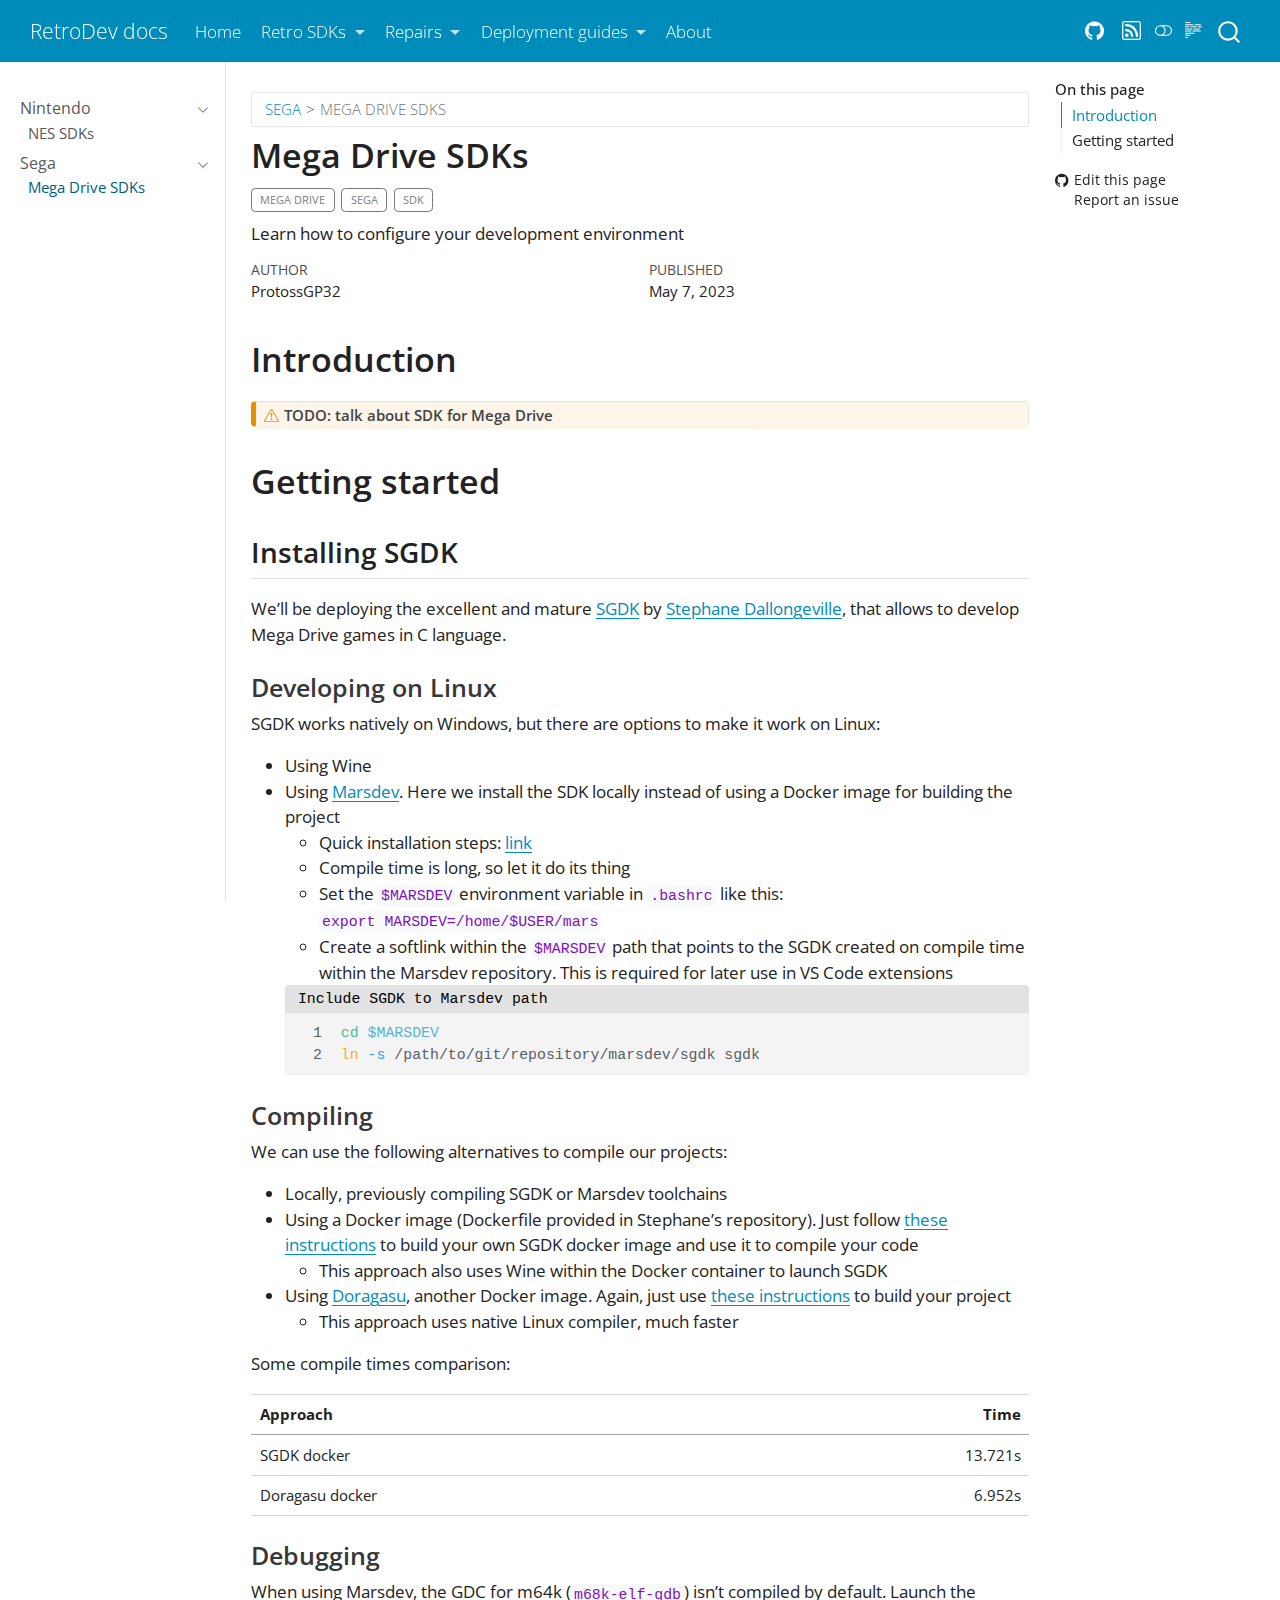
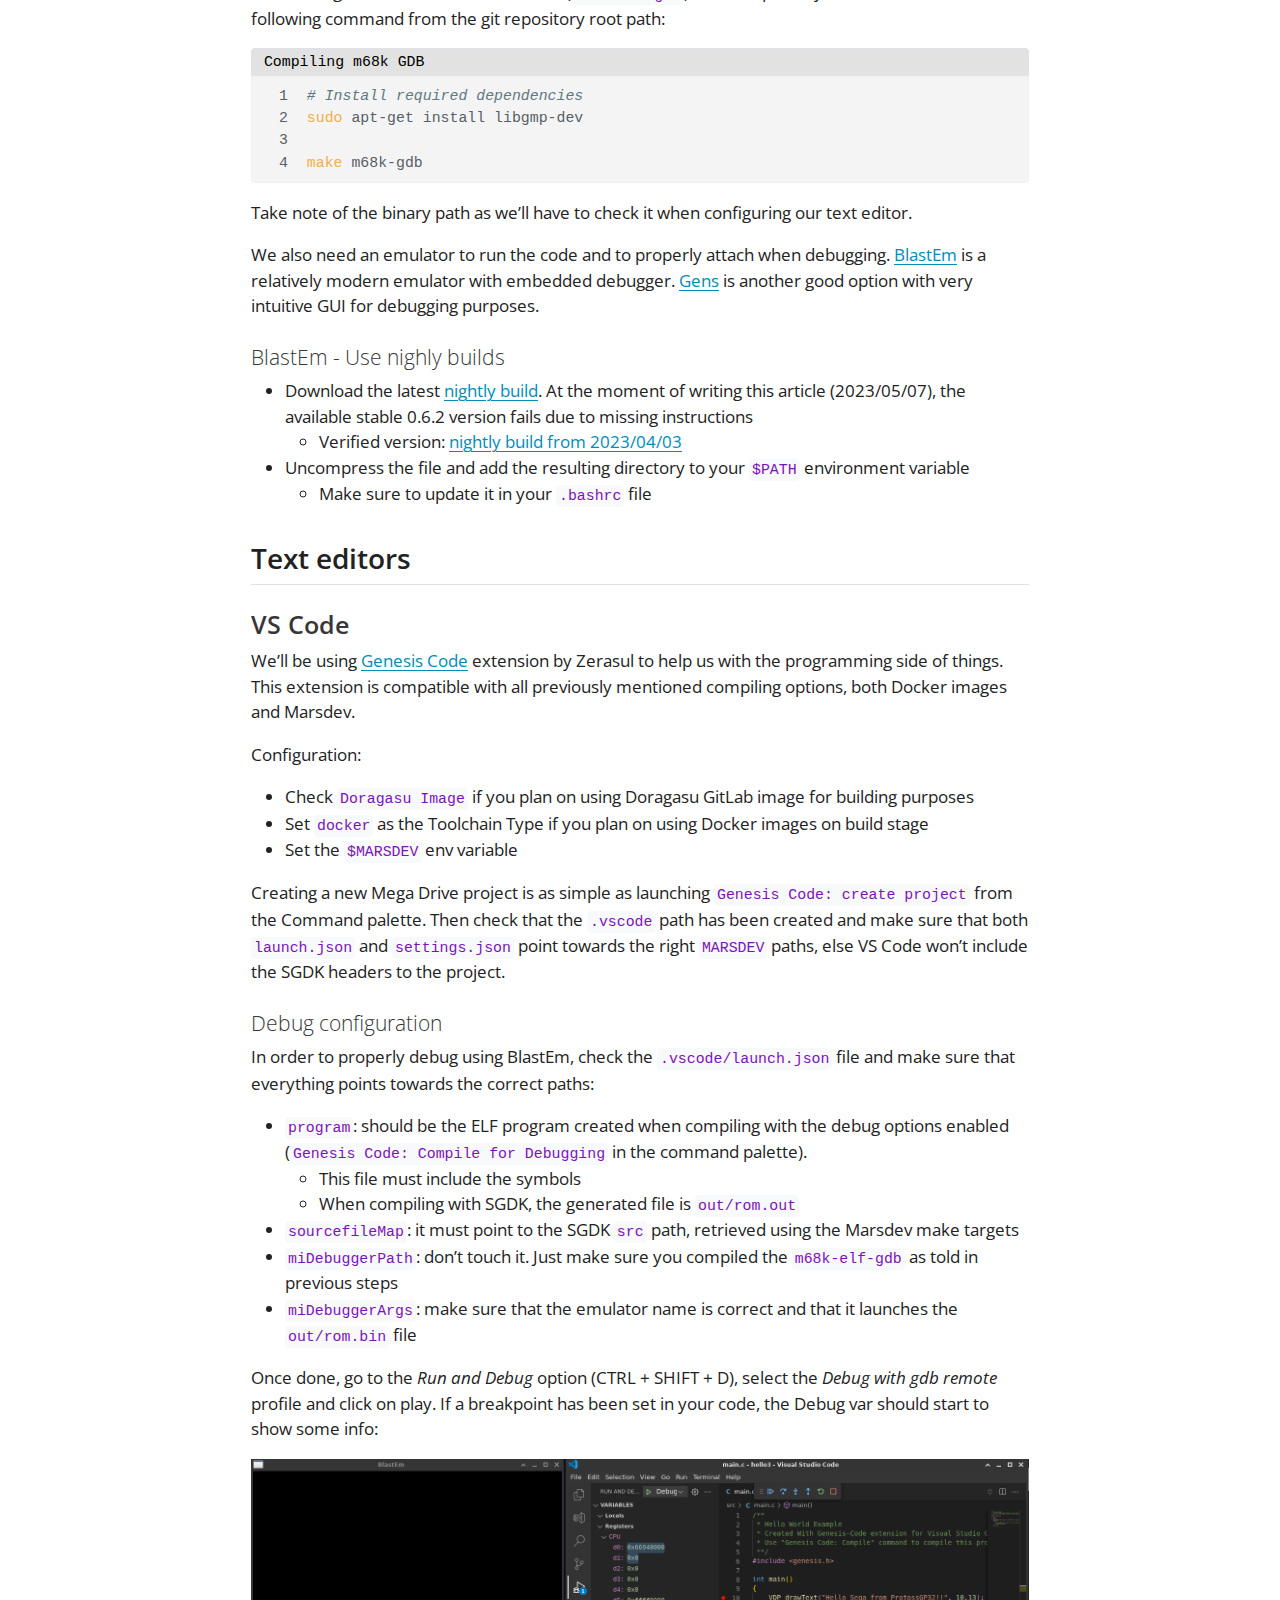
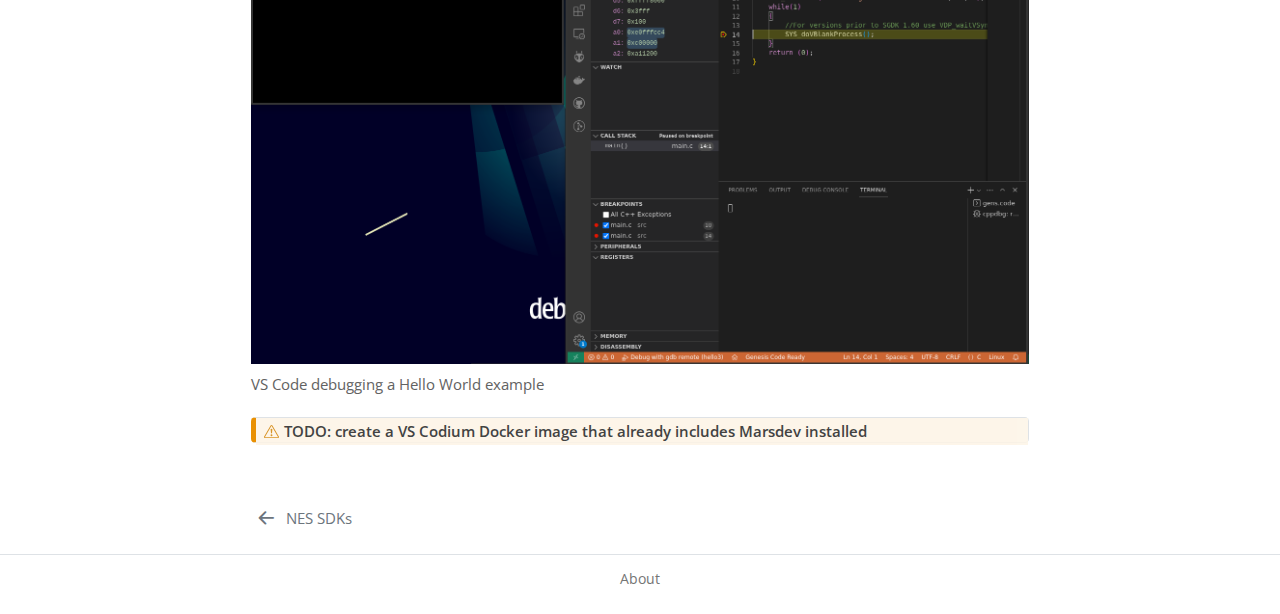
<file: retro-sdks/sega/mega-drive.html>
<!DOCTYPE html>
<html xmlns="http://www.w3.org/1999/xhtml" lang="en" xml:lang="en"><head>

<meta charset="utf-8">
<meta name="generator" content="quarto-1.5.57">

<meta name="viewport" content="width=device-width, initial-scale=1.0, user-scalable=yes">

<meta name="author" content="ProtossGP32">
<meta name="dcterms.date" content="2023-05-07">
<meta name="description" content="Learn how to configure your development environment">

<title>Mega Drive SDKs – RetroDev docs</title>
<style>
code{white-space: pre-wrap;}
span.smallcaps{font-variant: small-caps;}
div.columns{display: flex; gap: min(4vw, 1.5em);}
div.column{flex: auto; overflow-x: auto;}
div.hanging-indent{margin-left: 1.5em; text-indent: -1.5em;}
ul.task-list{list-style: none;}
ul.task-list li input[type="checkbox"] {
  width: 0.8em;
  margin: 0 0.8em 0.2em -1em; /* quarto-specific, see https://github.com/quarto-dev/quarto-cli/issues/4556 */ 
  vertical-align: middle;
}
/* CSS for syntax highlighting */
pre > code.sourceCode { white-space: pre; position: relative; }
pre > code.sourceCode > span { line-height: 1.25; }
pre > code.sourceCode > span:empty { height: 1.2em; }
.sourceCode { overflow: visible; }
code.sourceCode > span { color: inherit; text-decoration: inherit; }
div.sourceCode { margin: 1em 0; }
pre.sourceCode { margin: 0; }
@media screen {
div.sourceCode { overflow: auto; }
}
@media print {
pre > code.sourceCode { white-space: pre-wrap; }
pre > code.sourceCode > span { display: inline-block; text-indent: -5em; padding-left: 5em; }
}
pre.numberSource code
  { counter-reset: source-line 0; }
pre.numberSource code > span
  { position: relative; left: -4em; counter-increment: source-line; }
pre.numberSource code > span > a:first-child::before
  { content: counter(source-line);
    position: relative; left: -1em; text-align: right; vertical-align: baseline;
    border: none; display: inline-block;
    -webkit-touch-callout: none; -webkit-user-select: none;
    -khtml-user-select: none; -moz-user-select: none;
    -ms-user-select: none; user-select: none;
    padding: 0 4px; width: 4em;
  }
pre.numberSource { margin-left: 3em;  padding-left: 4px; }
div.sourceCode
  {   }
@media screen {
pre > code.sourceCode > span > a:first-child::before { text-decoration: underline; }
}
</style>


<script src="../../site_libs/quarto-nav/quarto-nav.js"></script>
<script src="../../site_libs/quarto-nav/headroom.min.js"></script>
<script src="../../site_libs/clipboard/clipboard.min.js"></script>
<script src="../../site_libs/quarto-search/autocomplete.umd.js"></script>
<script src="../../site_libs/quarto-search/fuse.min.js"></script>
<script src="../../site_libs/quarto-search/quarto-search.js"></script>
<meta name="quarto:offset" content="../../">
<link href="../../retro-sdks/nintendo/nes.html" rel="prev">
<script src="../../site_libs/quarto-html/quarto.js"></script>
<script src="../../site_libs/quarto-html/popper.min.js"></script>
<script src="../../site_libs/quarto-html/tippy.umd.min.js"></script>
<script src="../../site_libs/quarto-html/anchor.min.js"></script>
<link href="../../site_libs/quarto-html/tippy.css" rel="stylesheet">
<link href="../../site_libs/quarto-html/quarto-syntax-highlighting.css" rel="stylesheet" class="quarto-color-scheme" id="quarto-text-highlighting-styles">
<link href="../../site_libs/quarto-html/quarto-syntax-highlighting-dark.css" rel="prefetch" class="quarto-color-scheme quarto-color-alternate" id="quarto-text-highlighting-styles">
<script src="../../site_libs/bootstrap/bootstrap.min.js"></script>
<link href="../../site_libs/bootstrap/bootstrap-icons.css" rel="stylesheet">
<link href="../../site_libs/bootstrap/bootstrap.min.css" rel="stylesheet" class="quarto-color-scheme" id="quarto-bootstrap" data-mode="light">
<link href="../../site_libs/bootstrap/bootstrap-dark.min.css" rel="prefetch" class="quarto-color-scheme quarto-color-alternate" id="quarto-bootstrap" data-mode="dark">
<script id="quarto-search-options" type="application/json">{
  "location": "navbar",
  "copy-button": false,
  "collapse-after": 3,
  "panel-placement": "end",
  "type": "overlay",
  "limit": 50,
  "keyboard-shortcut": [
    "f",
    "/",
    "s"
  ],
  "language": {
    "search-no-results-text": "No results",
    "search-matching-documents-text": "matching documents",
    "search-copy-link-title": "Copy link to search",
    "search-hide-matches-text": "Hide additional matches",
    "search-more-match-text": "more match in this document",
    "search-more-matches-text": "more matches in this document",
    "search-clear-button-title": "Clear",
    "search-text-placeholder": "",
    "search-detached-cancel-button-title": "Cancel",
    "search-submit-button-title": "Submit",
    "search-label": "Search"
  }
}</script>


<link rel="stylesheet" href="../../styles.css">
</head>

<body class="nav-sidebar docked nav-fixed">

<div id="quarto-search-results"></div>
  <header id="quarto-header" class="headroom fixed-top">
    <nav class="navbar navbar-expand-lg " data-bs-theme="dark">
      <div class="navbar-container container-fluid">
      <div class="navbar-brand-container mx-auto">
    <a class="navbar-brand" href="../../index.html">
    <span class="navbar-title">RetroDev docs</span>
    </a>
  </div>
            <div id="quarto-search" class="" title="Search"></div>
          <button class="navbar-toggler" type="button" data-bs-toggle="collapse" data-bs-target="#navbarCollapse" aria-controls="navbarCollapse" role="menu" aria-expanded="false" aria-label="Toggle navigation" onclick="if (window.quartoToggleHeadroom) { window.quartoToggleHeadroom(); }">
  <span class="navbar-toggler-icon"></span>
</button>
          <div class="collapse navbar-collapse" id="navbarCollapse">
            <ul class="navbar-nav navbar-nav-scroll me-auto">
  <li class="nav-item">
    <a class="nav-link" href="../../index.html"> 
<span class="menu-text">Home</span></a>
  </li>  
  <li class="nav-item dropdown ">
    <a class="nav-link dropdown-toggle" href="#" id="nav-menu-retro-sdks" role="link" data-bs-toggle="dropdown" aria-expanded="false">
 <span class="menu-text">Retro SDKs</span>
    </a>
    <ul class="dropdown-menu" aria-labelledby="nav-menu-retro-sdks">    
        <li class="dropdown-header">Nintendo</li>
        <li>
    <a class="dropdown-item" href="../../retro-sdks/nintendo/nes.html">
 <span class="dropdown-text">NES SDKs</span></a>
  </li>  
        <li><hr class="dropdown-divider"></li>
        <li class="dropdown-header">Sega</li>
        <li>
    <a class="dropdown-item" href="../../retro-sdks/sega/mega-drive.html">
 <span class="dropdown-text">Mega Drive SDKs</span></a>
  </li>  
    </ul>
  </li>
  <li class="nav-item dropdown ">
    <a class="nav-link dropdown-toggle" href="#" id="nav-menu-repairs" role="link" data-bs-toggle="dropdown" aria-expanded="false">
 <span class="menu-text">Repairs</span>
    </a>
    <ul class="dropdown-menu" aria-labelledby="nav-menu-repairs">    
        <li class="dropdown-header">SEGA</li>
        <li>
    <a class="dropdown-item" href="../../repairs/SEGA/Game Gear/VA0-B0097296.html">
 <span class="dropdown-text">Game Gear</span></a>
  </li>  
    </ul>
  </li>
  <li class="nav-item dropdown ">
    <a class="nav-link dropdown-toggle" href="#" id="nav-menu-deployment-guides" role="link" data-bs-toggle="dropdown" aria-expanded="false">
 <span class="menu-text">Deployment guides</span>
    </a>
    <ul class="dropdown-menu" aria-labelledby="nav-menu-deployment-guides">    
        <li class="dropdown-header">Self Hosted Servers</li>
        <li>
    <a class="dropdown-item" href="../../deploy-guides/self-hosted-servers/01_PSO_server.html">
 <span class="dropdown-text">Phantasy Star Online server</span></a>
  </li>  
        <li>
    <a class="dropdown-item" href="../../deploy-guides/self-hosted-servers/02_part_db.html">
 <span class="dropdown-text">Part-DB</span></a>
  </li>  
    </ul>
  </li>
  <li class="nav-item">
    <a class="nav-link" href="../../about.html"> 
<span class="menu-text">About</span></a>
  </li>  
</ul>
            <ul class="navbar-nav navbar-nav-scroll ms-auto">
  <li class="nav-item compact">
    <a class="nav-link" href="https://github.com/protossgp32"> <i class="bi bi-github" role="img" aria-label="GitHub">
</i> 
<span class="menu-text"></span></a>
  </li>  
  <li class="nav-item compact">
    <a class="nav-link" href="../../index.xml"> <i class="bi bi-rss" role="img" aria-label="RSS feed">
</i> 
<span class="menu-text"></span></a>
  </li>  
</ul>
          </div> <!-- /navcollapse -->
            <div class="quarto-navbar-tools">
  <a href="" class="quarto-color-scheme-toggle quarto-navigation-tool  px-1" onclick="window.quartoToggleColorScheme(); return false;" title="Toggle dark mode"><i class="bi"></i></a>
  <a href="" class="quarto-reader-toggle quarto-navigation-tool px-1" onclick="window.quartoToggleReader(); return false;" title="Toggle reader mode">
  <div class="quarto-reader-toggle-btn">
  <i class="bi"></i>
  </div>
</a>
</div>
      </div> <!-- /container-fluid -->
    </nav>
  <nav class="quarto-secondary-nav">
    <div class="container-fluid d-flex">
      <button type="button" class="quarto-btn-toggle btn" data-bs-toggle="collapse" role="button" data-bs-target=".quarto-sidebar-collapse-item" aria-controls="quarto-sidebar" aria-expanded="false" aria-label="Toggle sidebar navigation" onclick="if (window.quartoToggleHeadroom) { window.quartoToggleHeadroom(); }">
        <i class="bi bi-layout-text-sidebar-reverse"></i>
      </button>
        <nav class="quarto-page-breadcrumbs" aria-label="breadcrumb"><ol class="breadcrumb"><li class="breadcrumb-item"><a href="../../retro-sdks/sega/mega-drive.html">Sega</a></li><li class="breadcrumb-item"><a href="../../retro-sdks/sega/mega-drive.html">Mega Drive SDKs</a></li></ol></nav>
        <a class="flex-grow-1" role="navigation" data-bs-toggle="collapse" data-bs-target=".quarto-sidebar-collapse-item" aria-controls="quarto-sidebar" aria-expanded="false" aria-label="Toggle sidebar navigation" onclick="if (window.quartoToggleHeadroom) { window.quartoToggleHeadroom(); }">      
        </a>
    </div>
  </nav>
</header>
<!-- content -->
<div id="quarto-content" class="quarto-container page-columns page-rows-contents page-layout-article page-navbar">
<!-- sidebar -->
  <nav id="quarto-sidebar" class="sidebar collapse collapse-horizontal quarto-sidebar-collapse-item sidebar-navigation docked overflow-auto">
    <div class="sidebar-menu-container"> 
    <ul class="list-unstyled mt-1">
        <li class="sidebar-item sidebar-item-section">
      <div class="sidebar-item-container"> 
            <a class="sidebar-item-text sidebar-link text-start" data-bs-toggle="collapse" data-bs-target="#quarto-sidebar-section-1" role="navigation" aria-expanded="true">
 <span class="menu-text">Nintendo</span></a>
          <a class="sidebar-item-toggle text-start" data-bs-toggle="collapse" data-bs-target="#quarto-sidebar-section-1" role="navigation" aria-expanded="true" aria-label="Toggle section">
            <i class="bi bi-chevron-right ms-2"></i>
          </a> 
      </div>
      <ul id="quarto-sidebar-section-1" class="collapse list-unstyled sidebar-section depth1 show">  
          <li class="sidebar-item">
  <div class="sidebar-item-container"> 
  <a href="../../retro-sdks/nintendo/nes.html" class="sidebar-item-text sidebar-link">
 <span class="menu-text">NES SDKs</span></a>
  </div>
</li>
      </ul>
  </li>
        <li class="sidebar-item sidebar-item-section">
      <div class="sidebar-item-container"> 
            <a class="sidebar-item-text sidebar-link text-start" data-bs-toggle="collapse" data-bs-target="#quarto-sidebar-section-2" role="navigation" aria-expanded="true">
 <span class="menu-text">Sega</span></a>
          <a class="sidebar-item-toggle text-start" data-bs-toggle="collapse" data-bs-target="#quarto-sidebar-section-2" role="navigation" aria-expanded="true" aria-label="Toggle section">
            <i class="bi bi-chevron-right ms-2"></i>
          </a> 
      </div>
      <ul id="quarto-sidebar-section-2" class="collapse list-unstyled sidebar-section depth1 show">  
          <li class="sidebar-item">
  <div class="sidebar-item-container"> 
  <a href="../../retro-sdks/sega/mega-drive.html" class="sidebar-item-text sidebar-link active">
 <span class="menu-text">Mega Drive SDKs</span></a>
  </div>
</li>
      </ul>
  </li>
    </ul>
    </div>
</nav>
<div id="quarto-sidebar-glass" class="quarto-sidebar-collapse-item" data-bs-toggle="collapse" data-bs-target=".quarto-sidebar-collapse-item"></div>
<!-- margin-sidebar -->
    <div id="quarto-margin-sidebar" class="sidebar margin-sidebar">
        <nav id="TOC" role="doc-toc" class="toc-active">
    <h2 id="toc-title">On this page</h2>
   
  <ul>
  <li><a href="#introduction" id="toc-introduction" class="nav-link active" data-scroll-target="#introduction">Introduction</a></li>
  <li><a href="#getting-started" id="toc-getting-started" class="nav-link" data-scroll-target="#getting-started">Getting started</a>
  <ul class="collapse">
  <li><a href="#installing-sgdk" id="toc-installing-sgdk" class="nav-link" data-scroll-target="#installing-sgdk">Installing SGDK</a>
  <ul class="collapse">
  <li><a href="#developing-on-linux" id="toc-developing-on-linux" class="nav-link" data-scroll-target="#developing-on-linux">Developing on Linux</a></li>
  <li><a href="#compiling" id="toc-compiling" class="nav-link" data-scroll-target="#compiling">Compiling</a></li>
  <li><a href="#debugging" id="toc-debugging" class="nav-link" data-scroll-target="#debugging">Debugging</a></li>
  </ul></li>
  <li><a href="#text-editors" id="toc-text-editors" class="nav-link" data-scroll-target="#text-editors">Text editors</a>
  <ul class="collapse">
  <li><a href="#vs-code" id="toc-vs-code" class="nav-link" data-scroll-target="#vs-code">VS Code</a></li>
  </ul></li>
  </ul></li>
  </ul>
<div class="toc-actions"><ul><li><a href="https://github.com/protossgp32/retrodev-docs/edit/main/docs/retro-sdks/sega/mega-drive.qmd" class="toc-action"><i class="bi bi-github"></i>Edit this page</a></li><li><a href="https://github.com/protossgp32/retrodev-docs/issues/new" class="toc-action"><i class="bi empty"></i>Report an issue</a></li></ul></div></nav>
    </div>
<!-- main -->
<main class="content" id="quarto-document-content">

<header id="title-block-header" class="quarto-title-block default"><nav class="quarto-page-breadcrumbs quarto-title-breadcrumbs d-none d-lg-block" aria-label="breadcrumb"><ol class="breadcrumb"><li class="breadcrumb-item"><a href="../../retro-sdks/sega/mega-drive.html">Sega</a></li><li class="breadcrumb-item"><a href="../../retro-sdks/sega/mega-drive.html">Mega Drive SDKs</a></li></ol></nav>
<div class="quarto-title">
<h1 class="title">Mega Drive SDKs</h1>
  <div class="quarto-categories">
    <div class="quarto-category">Mega Drive</div>
    <div class="quarto-category">SEGA</div>
    <div class="quarto-category">SDK</div>
  </div>
  </div>

<div>
  <div class="description">
    Learn how to configure your development environment
  </div>
</div>


<div class="quarto-title-meta">

    <div>
    <div class="quarto-title-meta-heading">Author</div>
    <div class="quarto-title-meta-contents">
             <p>ProtossGP32 </p>
          </div>
  </div>
    
    <div>
    <div class="quarto-title-meta-heading">Published</div>
    <div class="quarto-title-meta-contents">
      <p class="date">May 7, 2023</p>
    </div>
  </div>
  
    
  </div>
  


</header>


<section id="introduction" class="level1">
<h1>Introduction</h1>
<div class="callout callout-style-default callout-warning callout-titled">
<div class="callout-header d-flex align-content-center">
<div class="callout-icon-container">
<i class="callout-icon"></i>
</div>
<div class="callout-title-container flex-fill">
TODO: talk about SDK for Mega Drive
</div>
</div>
<div class="callout-body-container callout-body">

</div>
</div>
</section>
<section id="getting-started" class="level1">
<h1>Getting started</h1>
<section id="installing-sgdk" class="level2">
<h2 class="anchored" data-anchor-id="installing-sgdk">Installing SGDK</h2>
<p>We’ll be deploying the excellent and mature <a href="https://github.com/Stephane-D/SGDK">SGDK</a> by <a href="https://github.com/Stephane-D">Stephane Dallongeville</a>, that allows to develop Mega Drive games in C language.</p>
<section id="developing-on-linux" class="level3">
<h3 class="anchored" data-anchor-id="developing-on-linux">Developing on Linux</h3>
<p>SGDK works natively on Windows, but there are options to make it work on Linux:</p>
<ul>
<li>Using Wine</li>
<li>Using <a href="https://github.com/andwn/marsdev">Marsdev</a>. Here we install the SDK locally instead of using a Docker image for building the project
<ul>
<li>Quick installation steps: <a href="https://github.com/andwn/marsdev#too-long-didnt-read-i-just-want-to-use-sgdk-on-linux">link</a></li>
<li>Compile time is long, so let it do its thing</li>
<li>Set the <code>$MARSDEV</code> environment variable in <code>.bashrc</code> like this: <code>export MARSDEV=/home/$USER/mars</code></li>
<li>Create a softlink within the <code>$MARSDEV</code> path that points to the SGDK created on compile time within the Marsdev repository. This is required for later use in VS Code extensions</li>
</ul>
<div class="code-with-filename">
<div class="code-with-filename-file">
<pre><strong>Include SGDK to Marsdev path</strong></pre>
</div>
<div class="sourceCode" id="cb1" data-filename="Include SGDK to Marsdev path"><pre class="sourceCode numberSource bash number-lines code-with-copy"><code class="sourceCode bash"><span id="cb1-1"><a href="#cb1-1"></a><span class="bu">cd</span> <span class="va">$MARSDEV</span></span>
<span id="cb1-2"><a href="#cb1-2"></a><span class="fu">ln</span> <span class="at">-s</span> /path/to/git/repository/marsdev/sgdk sgdk</span></code><button title="Copy to Clipboard" class="code-copy-button"><i class="bi"></i></button></pre></div>
</div></li>
</ul>
</section>
<section id="compiling" class="level3">
<h3 class="anchored" data-anchor-id="compiling">Compiling</h3>
<p>We can use the following alternatives to compile our projects:</p>
<ul>
<li>Locally, previously compiling SGDK or Marsdev toolchains</li>
<li>Using a Docker image (Dockerfile provided in Stephane’s repository). Just follow <a href="https://github.com/Stephane-D/SGDK#docker">these instructions</a> to build your own SGDK docker image and use it to compile your code
<ul>
<li>This approach also uses Wine within the Docker container to launch SGDK</li>
</ul></li>
<li>Using <a href="https://gitlab.com/doragasu/docker-sgdk">Doragasu</a>, another Docker image. Again, just use <a href="https://gitlab.com/doragasu/docker-sgdk/-/tree/master/#building-an-sgdk-project">these instructions</a> to build your project
<ul>
<li>This approach uses native Linux compiler, much faster</li>
</ul></li>
</ul>
<p>Some compile times comparison:</p>
<table class="caption-top table">
<thead>
<tr class="header">
<th style="text-align: left;">Approach</th>
<th style="text-align: right;">Time</th>
</tr>
</thead>
<tbody>
<tr class="odd">
<td style="text-align: left;">SGDK docker</td>
<td style="text-align: right;">13.721s</td>
</tr>
<tr class="even">
<td style="text-align: left;">Doragasu docker</td>
<td style="text-align: right;">6.952s</td>
</tr>
</tbody>
</table>
</section>
<section id="debugging" class="level3">
<h3 class="anchored" data-anchor-id="debugging">Debugging</h3>
<p>When using Marsdev, the GDC for m64k (<code>m68k-elf-gdb</code>) isn’t compiled by default. Launch the following command from the git repository root path:</p>
<div class="code-with-filename">
<div class="code-with-filename-file">
<pre><strong>Compiling m68k GDB</strong></pre>
</div>
<div class="sourceCode" id="cb2" data-filename="Compiling m68k GDB"><pre class="sourceCode numberSource bash number-lines code-with-copy"><code class="sourceCode bash"><span id="cb2-1"><a href="#cb2-1"></a><span class="co"># Install required dependencies</span></span>
<span id="cb2-2"><a href="#cb2-2"></a><span class="fu">sudo</span> apt-get install libgmp-dev</span>
<span id="cb2-3"><a href="#cb2-3"></a></span>
<span id="cb2-4"><a href="#cb2-4"></a><span class="fu">make</span> m68k-gdb</span></code><button title="Copy to Clipboard" class="code-copy-button"><i class="bi"></i></button></pre></div>
</div>
<p>Take note of the binary path as we’ll have to check it when configuring our text editor.</p>
<p>We also need an emulator to run the code and to properly attach when debugging. <a href="https://retrodev.com/blastem">BlastEm</a> is a relatively modern emulator with embedded debugger. <a href="http://www.gens.me/">Gens</a> is another good option with very intuitive GUI for debugging purposes.</p>
<section id="blastem---use-nighly-builds" class="level4">
<h4 class="anchored" data-anchor-id="blastem---use-nighly-builds">BlastEm - Use nighly builds</h4>
<ul>
<li>Download the latest <a href="https://www.retrodev.com/blastem/nightlies/">nightly build</a>. At the moment of writing this article (2023/05/07), the available stable 0.6.2 version fails due to missing instructions
<ul>
<li>Verified version: <a href="https://www.retrodev.com/blastem/nightlies/blastem64-0.6.3-pre-ab3d8759da08.tar.gz">nightly build from 2023/04/03</a></li>
</ul></li>
<li>Uncompress the file and add the resulting directory to your <code>$PATH</code> environment variable
<ul>
<li>Make sure to update it in your <code>.bashrc</code> file</li>
</ul></li>
</ul>
</section>
</section>
</section>
<section id="text-editors" class="level2">
<h2 class="anchored" data-anchor-id="text-editors">Text editors</h2>
<section id="vs-code" class="level3">
<h3 class="anchored" data-anchor-id="vs-code">VS Code</h3>
<p>We’ll be using <a href="https://marketplace.visualstudio.com/items?itemName=zerasul.genesis-code">Genesis Code</a> extension by Zerasul to help us with the programming side of things. This extension is compatible with all previously mentioned compiling options, both Docker images and Marsdev.</p>
<p>Configuration:</p>
<ul>
<li>Check <code>Doragasu Image</code> if you plan on using Doragasu GitLab image for building purposes</li>
<li>Set <code>docker</code> as the Toolchain Type if you plan on using Docker images on build stage</li>
<li>Set the <code>$MARSDEV</code> env variable</li>
</ul>
<p>Creating a new Mega Drive project is as simple as launching <code>Genesis Code: create project</code> from the Command palette. Then check that the <code>.vscode</code> path has been created and make sure that both <code>launch.json</code> and <code>settings.json</code> point towards the right <code>MARSDEV</code> paths, else VS Code won’t include the SGDK headers to the project.</p>
<section id="debug-configuration" class="level4">
<h4 class="anchored" data-anchor-id="debug-configuration">Debug configuration</h4>
<p>In order to properly debug using BlastEm, check the <code>.vscode/launch.json</code> file and make sure that everything points towards the correct paths:</p>
<ul>
<li><code>program</code>: should be the ELF program created when compiling with the debug options enabled (<code>Genesis Code: Compile for Debugging</code> in the command palette).
<ul>
<li>This file must include the symbols</li>
<li>When compiling with SGDK, the generated file is <code>out/rom.out</code></li>
</ul></li>
<li><code>sourcefileMap</code>: it must point to the SGDK <code>src</code> path, retrieved using the Marsdev make targets</li>
<li><code>miDebuggerPath</code>: don’t touch it. Just make sure you compiled the <code>m68k-elf-gdb</code> as told in previous steps</li>
<li><code>miDebuggerArgs</code>: make sure that the emulator name is correct and that it launches the <code>out/rom.bin</code> file</li>
</ul>
<p>Once done, go to the <em>Run and Debug</em> option (CTRL + SHIFT + D), select the <em>Debug with gdb remote</em> profile and click on play. If a breakpoint has been set in your code, the Debug var should start to show some info:</p>
<div class="quarto-figure quarto-figure-center">
<figure class="figure">
<p><img src="../../images/retro-sdks/sega/megadrive-vs-code-debugging.png" class="img-fluid figure-img"></p>
<figcaption>VS Code debugging a Hello World example</figcaption>
</figure>
</div>
<div class="callout callout-style-default callout-warning callout-titled">
<div class="callout-header d-flex align-content-center">
<div class="callout-icon-container">
<i class="callout-icon"></i>
</div>
<div class="callout-title-container flex-fill">
TODO: create a VS Codium Docker image that already includes Marsdev installed
</div>
</div>
<div class="callout-body-container callout-body">

</div>
</div>


</section>
</section>
</section>
</section>

</main> <!-- /main -->
<script id="quarto-html-after-body" type="application/javascript">
window.document.addEventListener("DOMContentLoaded", function (event) {
  const toggleBodyColorMode = (bsSheetEl) => {
    const mode = bsSheetEl.getAttribute("data-mode");
    const bodyEl = window.document.querySelector("body");
    if (mode === "dark") {
      bodyEl.classList.add("quarto-dark");
      bodyEl.classList.remove("quarto-light");
    } else {
      bodyEl.classList.add("quarto-light");
      bodyEl.classList.remove("quarto-dark");
    }
  }
  const toggleBodyColorPrimary = () => {
    const bsSheetEl = window.document.querySelector("link#quarto-bootstrap");
    if (bsSheetEl) {
      toggleBodyColorMode(bsSheetEl);
    }
  }
  toggleBodyColorPrimary();  
  const disableStylesheet = (stylesheets) => {
    for (let i=0; i < stylesheets.length; i++) {
      const stylesheet = stylesheets[i];
      stylesheet.rel = 'prefetch';
    }
  }
  const enableStylesheet = (stylesheets) => {
    for (let i=0; i < stylesheets.length; i++) {
      const stylesheet = stylesheets[i];
      stylesheet.rel = 'stylesheet';
    }
  }
  const manageTransitions = (selector, allowTransitions) => {
    const els = window.document.querySelectorAll(selector);
    for (let i=0; i < els.length; i++) {
      const el = els[i];
      if (allowTransitions) {
        el.classList.remove('notransition');
      } else {
        el.classList.add('notransition');
      }
    }
  }
  const toggleGiscusIfUsed = (isAlternate, darkModeDefault) => {
    const baseTheme = document.querySelector('#giscus-base-theme')?.value ?? 'light';
    const alternateTheme = document.querySelector('#giscus-alt-theme')?.value ?? 'dark';
    let newTheme = '';
    if(darkModeDefault) {
      newTheme = isAlternate ? baseTheme : alternateTheme;
    } else {
      newTheme = isAlternate ? alternateTheme : baseTheme;
    }
    const changeGiscusTheme = () => {
      // From: https://github.com/giscus/giscus/issues/336
      const sendMessage = (message) => {
        const iframe = document.querySelector('iframe.giscus-frame');
        if (!iframe) return;
        iframe.contentWindow.postMessage({ giscus: message }, 'https://giscus.app');
      }
      sendMessage({
        setConfig: {
          theme: newTheme
        }
      });
    }
    const isGiscussLoaded = window.document.querySelector('iframe.giscus-frame') !== null;
    if (isGiscussLoaded) {
      changeGiscusTheme();
    }
  }
  const toggleColorMode = (alternate) => {
    // Switch the stylesheets
    const alternateStylesheets = window.document.querySelectorAll('link.quarto-color-scheme.quarto-color-alternate');
    manageTransitions('#quarto-margin-sidebar .nav-link', false);
    if (alternate) {
      enableStylesheet(alternateStylesheets);
      for (const sheetNode of alternateStylesheets) {
        if (sheetNode.id === "quarto-bootstrap") {
          toggleBodyColorMode(sheetNode);
        }
      }
    } else {
      disableStylesheet(alternateStylesheets);
      toggleBodyColorPrimary();
    }
    manageTransitions('#quarto-margin-sidebar .nav-link', true);
    // Switch the toggles
    const toggles = window.document.querySelectorAll('.quarto-color-scheme-toggle');
    for (let i=0; i < toggles.length; i++) {
      const toggle = toggles[i];
      if (toggle) {
        if (alternate) {
          toggle.classList.add("alternate");     
        } else {
          toggle.classList.remove("alternate");
        }
      }
    }
    // Hack to workaround the fact that safari doesn't
    // properly recolor the scrollbar when toggling (#1455)
    if (navigator.userAgent.indexOf('Safari') > 0 && navigator.userAgent.indexOf('Chrome') == -1) {
      manageTransitions("body", false);
      window.scrollTo(0, 1);
      setTimeout(() => {
        window.scrollTo(0, 0);
        manageTransitions("body", true);
      }, 40);  
    }
  }
  const isFileUrl = () => { 
    return window.location.protocol === 'file:';
  }
  const hasAlternateSentinel = () => {  
    let styleSentinel = getColorSchemeSentinel();
    if (styleSentinel !== null) {
      return styleSentinel === "alternate";
    } else {
      return false;
    }
  }
  const setStyleSentinel = (alternate) => {
    const value = alternate ? "alternate" : "default";
    if (!isFileUrl()) {
      window.localStorage.setItem("quarto-color-scheme", value);
    } else {
      localAlternateSentinel = value;
    }
  }
  const getColorSchemeSentinel = () => {
    if (!isFileUrl()) {
      const storageValue = window.localStorage.getItem("quarto-color-scheme");
      return storageValue != null ? storageValue : localAlternateSentinel;
    } else {
      return localAlternateSentinel;
    }
  }
  const darkModeDefault = false;
  let localAlternateSentinel = darkModeDefault ? 'alternate' : 'default';
  // Dark / light mode switch
  window.quartoToggleColorScheme = () => {
    // Read the current dark / light value 
    let toAlternate = !hasAlternateSentinel();
    toggleColorMode(toAlternate);
    setStyleSentinel(toAlternate);
    toggleGiscusIfUsed(toAlternate, darkModeDefault);
  };
  // Ensure there is a toggle, if there isn't float one in the top right
  if (window.document.querySelector('.quarto-color-scheme-toggle') === null) {
    const a = window.document.createElement('a');
    a.classList.add('top-right');
    a.classList.add('quarto-color-scheme-toggle');
    a.href = "";
    a.onclick = function() { try { window.quartoToggleColorScheme(); } catch {} return false; };
    const i = window.document.createElement("i");
    i.classList.add('bi');
    a.appendChild(i);
    window.document.body.appendChild(a);
  }
  // Switch to dark mode if need be
  if (hasAlternateSentinel()) {
    toggleColorMode(true);
  } else {
    toggleColorMode(false);
  }
  const icon = "";
  const anchorJS = new window.AnchorJS();
  anchorJS.options = {
    placement: 'right',
    icon: icon
  };
  anchorJS.add('.anchored');
  const isCodeAnnotation = (el) => {
    for (const clz of el.classList) {
      if (clz.startsWith('code-annotation-')) {                     
        return true;
      }
    }
    return false;
  }
  const onCopySuccess = function(e) {
    // button target
    const button = e.trigger;
    // don't keep focus
    button.blur();
    // flash "checked"
    button.classList.add('code-copy-button-checked');
    var currentTitle = button.getAttribute("title");
    button.setAttribute("title", "Copied!");
    let tooltip;
    if (window.bootstrap) {
      button.setAttribute("data-bs-toggle", "tooltip");
      button.setAttribute("data-bs-placement", "left");
      button.setAttribute("data-bs-title", "Copied!");
      tooltip = new bootstrap.Tooltip(button, 
        { trigger: "manual", 
          customClass: "code-copy-button-tooltip",
          offset: [0, -8]});
      tooltip.show();    
    }
    setTimeout(function() {
      if (tooltip) {
        tooltip.hide();
        button.removeAttribute("data-bs-title");
        button.removeAttribute("data-bs-toggle");
        button.removeAttribute("data-bs-placement");
      }
      button.setAttribute("title", currentTitle);
      button.classList.remove('code-copy-button-checked');
    }, 1000);
    // clear code selection
    e.clearSelection();
  }
  const getTextToCopy = function(trigger) {
      const codeEl = trigger.previousElementSibling.cloneNode(true);
      for (const childEl of codeEl.children) {
        if (isCodeAnnotation(childEl)) {
          childEl.remove();
        }
      }
      return codeEl.innerText;
  }
  const clipboard = new window.ClipboardJS('.code-copy-button:not([data-in-quarto-modal])', {
    text: getTextToCopy
  });
  clipboard.on('success', onCopySuccess);
  if (window.document.getElementById('quarto-embedded-source-code-modal')) {
    // For code content inside modals, clipBoardJS needs to be initialized with a container option
    // TODO: Check when it could be a function (https://github.com/zenorocha/clipboard.js/issues/860)
    const clipboardModal = new window.ClipboardJS('.code-copy-button[data-in-quarto-modal]', {
      text: getTextToCopy,
      container: window.document.getElementById('quarto-embedded-source-code-modal')
    });
    clipboardModal.on('success', onCopySuccess);
  }
    var localhostRegex = new RegExp(/^(?:http|https):\/\/localhost\:?[0-9]*\//);
    var mailtoRegex = new RegExp(/^mailto:/);
      var filterRegex = new RegExp("https:\/\/protossgp32\.github\.io\/retrodev-docs");
    var isInternal = (href) => {
        return filterRegex.test(href) || localhostRegex.test(href) || mailtoRegex.test(href);
    }
    // Inspect non-navigation links and adorn them if external
 	var links = window.document.querySelectorAll('a[href]:not(.nav-link):not(.navbar-brand):not(.toc-action):not(.sidebar-link):not(.sidebar-item-toggle):not(.pagination-link):not(.no-external):not([aria-hidden]):not(.dropdown-item):not(.quarto-navigation-tool):not(.about-link)');
    for (var i=0; i<links.length; i++) {
      const link = links[i];
      if (!isInternal(link.href)) {
        // undo the damage that might have been done by quarto-nav.js in the case of
        // links that we want to consider external
        if (link.dataset.originalHref !== undefined) {
          link.href = link.dataset.originalHref;
        }
      }
    }
  function tippyHover(el, contentFn, onTriggerFn, onUntriggerFn) {
    const config = {
      allowHTML: true,
      maxWidth: 500,
      delay: 100,
      arrow: false,
      appendTo: function(el) {
          return el.parentElement;
      },
      interactive: true,
      interactiveBorder: 10,
      theme: 'quarto',
      placement: 'bottom-start',
    };
    if (contentFn) {
      config.content = contentFn;
    }
    if (onTriggerFn) {
      config.onTrigger = onTriggerFn;
    }
    if (onUntriggerFn) {
      config.onUntrigger = onUntriggerFn;
    }
    window.tippy(el, config); 
  }
  const noterefs = window.document.querySelectorAll('a[role="doc-noteref"]');
  for (var i=0; i<noterefs.length; i++) {
    const ref = noterefs[i];
    tippyHover(ref, function() {
      // use id or data attribute instead here
      let href = ref.getAttribute('data-footnote-href') || ref.getAttribute('href');
      try { href = new URL(href).hash; } catch {}
      const id = href.replace(/^#\/?/, "");
      const note = window.document.getElementById(id);
      if (note) {
        return note.innerHTML;
      } else {
        return "";
      }
    });
  }
  const xrefs = window.document.querySelectorAll('a.quarto-xref');
  const processXRef = (id, note) => {
    // Strip column container classes
    const stripColumnClz = (el) => {
      el.classList.remove("page-full", "page-columns");
      if (el.children) {
        for (const child of el.children) {
          stripColumnClz(child);
        }
      }
    }
    stripColumnClz(note)
    if (id === null || id.startsWith('sec-')) {
      // Special case sections, only their first couple elements
      const container = document.createElement("div");
      if (note.children && note.children.length > 2) {
        container.appendChild(note.children[0].cloneNode(true));
        for (let i = 1; i < note.children.length; i++) {
          const child = note.children[i];
          if (child.tagName === "P" && child.innerText === "") {
            continue;
          } else {
            container.appendChild(child.cloneNode(true));
            break;
          }
        }
        if (window.Quarto?.typesetMath) {
          window.Quarto.typesetMath(container);
        }
        return container.innerHTML
      } else {
        if (window.Quarto?.typesetMath) {
          window.Quarto.typesetMath(note);
        }
        return note.innerHTML;
      }
    } else {
      // Remove any anchor links if they are present
      const anchorLink = note.querySelector('a.anchorjs-link');
      if (anchorLink) {
        anchorLink.remove();
      }
      if (window.Quarto?.typesetMath) {
        window.Quarto.typesetMath(note);
      }
      // TODO in 1.5, we should make sure this works without a callout special case
      if (note.classList.contains("callout")) {
        return note.outerHTML;
      } else {
        return note.innerHTML;
      }
    }
  }
  for (var i=0; i<xrefs.length; i++) {
    const xref = xrefs[i];
    tippyHover(xref, undefined, function(instance) {
      instance.disable();
      let url = xref.getAttribute('href');
      let hash = undefined; 
      if (url.startsWith('#')) {
        hash = url;
      } else {
        try { hash = new URL(url).hash; } catch {}
      }
      if (hash) {
        const id = hash.replace(/^#\/?/, "");
        const note = window.document.getElementById(id);
        if (note !== null) {
          try {
            const html = processXRef(id, note.cloneNode(true));
            instance.setContent(html);
          } finally {
            instance.enable();
            instance.show();
          }
        } else {
          // See if we can fetch this
          fetch(url.split('#')[0])
          .then(res => res.text())
          .then(html => {
            const parser = new DOMParser();
            const htmlDoc = parser.parseFromString(html, "text/html");
            const note = htmlDoc.getElementById(id);
            if (note !== null) {
              const html = processXRef(id, note);
              instance.setContent(html);
            } 
          }).finally(() => {
            instance.enable();
            instance.show();
          });
        }
      } else {
        // See if we can fetch a full url (with no hash to target)
        // This is a special case and we should probably do some content thinning / targeting
        fetch(url)
        .then(res => res.text())
        .then(html => {
          const parser = new DOMParser();
          const htmlDoc = parser.parseFromString(html, "text/html");
          const note = htmlDoc.querySelector('main.content');
          if (note !== null) {
            // This should only happen for chapter cross references
            // (since there is no id in the URL)
            // remove the first header
            if (note.children.length > 0 && note.children[0].tagName === "HEADER") {
              note.children[0].remove();
            }
            const html = processXRef(null, note);
            instance.setContent(html);
          } 
        }).finally(() => {
          instance.enable();
          instance.show();
        });
      }
    }, function(instance) {
    });
  }
      let selectedAnnoteEl;
      const selectorForAnnotation = ( cell, annotation) => {
        let cellAttr = 'data-code-cell="' + cell + '"';
        let lineAttr = 'data-code-annotation="' +  annotation + '"';
        const selector = 'span[' + cellAttr + '][' + lineAttr + ']';
        return selector;
      }
      const selectCodeLines = (annoteEl) => {
        const doc = window.document;
        const targetCell = annoteEl.getAttribute("data-target-cell");
        const targetAnnotation = annoteEl.getAttribute("data-target-annotation");
        const annoteSpan = window.document.querySelector(selectorForAnnotation(targetCell, targetAnnotation));
        const lines = annoteSpan.getAttribute("data-code-lines").split(",");
        const lineIds = lines.map((line) => {
          return targetCell + "-" + line;
        })
        let top = null;
        let height = null;
        let parent = null;
        if (lineIds.length > 0) {
            //compute the position of the single el (top and bottom and make a div)
            const el = window.document.getElementById(lineIds[0]);
            top = el.offsetTop;
            height = el.offsetHeight;
            parent = el.parentElement.parentElement;
          if (lineIds.length > 1) {
            const lastEl = window.document.getElementById(lineIds[lineIds.length - 1]);
            const bottom = lastEl.offsetTop + lastEl.offsetHeight;
            height = bottom - top;
          }
          if (top !== null && height !== null && parent !== null) {
            // cook up a div (if necessary) and position it 
            let div = window.document.getElementById("code-annotation-line-highlight");
            if (div === null) {
              div = window.document.createElement("div");
              div.setAttribute("id", "code-annotation-line-highlight");
              div.style.position = 'absolute';
              parent.appendChild(div);
            }
            div.style.top = top - 2 + "px";
            div.style.height = height + 4 + "px";
            div.style.left = 0;
            let gutterDiv = window.document.getElementById("code-annotation-line-highlight-gutter");
            if (gutterDiv === null) {
              gutterDiv = window.document.createElement("div");
              gutterDiv.setAttribute("id", "code-annotation-line-highlight-gutter");
              gutterDiv.style.position = 'absolute';
              const codeCell = window.document.getElementById(targetCell);
              const gutter = codeCell.querySelector('.code-annotation-gutter');
              gutter.appendChild(gutterDiv);
            }
            gutterDiv.style.top = top - 2 + "px";
            gutterDiv.style.height = height + 4 + "px";
          }
          selectedAnnoteEl = annoteEl;
        }
      };
      const unselectCodeLines = () => {
        const elementsIds = ["code-annotation-line-highlight", "code-annotation-line-highlight-gutter"];
        elementsIds.forEach((elId) => {
          const div = window.document.getElementById(elId);
          if (div) {
            div.remove();
          }
        });
        selectedAnnoteEl = undefined;
      };
        // Handle positioning of the toggle
    window.addEventListener(
      "resize",
      throttle(() => {
        elRect = undefined;
        if (selectedAnnoteEl) {
          selectCodeLines(selectedAnnoteEl);
        }
      }, 10)
    );
    function throttle(fn, ms) {
    let throttle = false;
    let timer;
      return (...args) => {
        if(!throttle) { // first call gets through
            fn.apply(this, args);
            throttle = true;
        } else { // all the others get throttled
            if(timer) clearTimeout(timer); // cancel #2
            timer = setTimeout(() => {
              fn.apply(this, args);
              timer = throttle = false;
            }, ms);
        }
      };
    }
      // Attach click handler to the DT
      const annoteDls = window.document.querySelectorAll('dt[data-target-cell]');
      for (const annoteDlNode of annoteDls) {
        annoteDlNode.addEventListener('click', (event) => {
          const clickedEl = event.target;
          if (clickedEl !== selectedAnnoteEl) {
            unselectCodeLines();
            const activeEl = window.document.querySelector('dt[data-target-cell].code-annotation-active');
            if (activeEl) {
              activeEl.classList.remove('code-annotation-active');
            }
            selectCodeLines(clickedEl);
            clickedEl.classList.add('code-annotation-active');
          } else {
            // Unselect the line
            unselectCodeLines();
            clickedEl.classList.remove('code-annotation-active');
          }
        });
      }
  const findCites = (el) => {
    const parentEl = el.parentElement;
    if (parentEl) {
      const cites = parentEl.dataset.cites;
      if (cites) {
        return {
          el,
          cites: cites.split(' ')
        };
      } else {
        return findCites(el.parentElement)
      }
    } else {
      return undefined;
    }
  };
  var bibliorefs = window.document.querySelectorAll('a[role="doc-biblioref"]');
  for (var i=0; i<bibliorefs.length; i++) {
    const ref = bibliorefs[i];
    const citeInfo = findCites(ref);
    if (citeInfo) {
      tippyHover(citeInfo.el, function() {
        var popup = window.document.createElement('div');
        citeInfo.cites.forEach(function(cite) {
          var citeDiv = window.document.createElement('div');
          citeDiv.classList.add('hanging-indent');
          citeDiv.classList.add('csl-entry');
          var biblioDiv = window.document.getElementById('ref-' + cite);
          if (biblioDiv) {
            citeDiv.innerHTML = biblioDiv.innerHTML;
          }
          popup.appendChild(citeDiv);
        });
        return popup.innerHTML;
      });
    }
  }
});
</script>
<nav class="page-navigation">
  <div class="nav-page nav-page-previous">
      <a href="../../retro-sdks/nintendo/nes.html" class="pagination-link" aria-label="NES SDKs">
        <i class="bi bi-arrow-left-short"></i> <span class="nav-page-text">NES SDKs</span>
      </a>          
  </div>
  <div class="nav-page nav-page-next">
  </div>
</nav>
</div> <!-- /content -->
<footer class="footer">
  <div class="nav-footer">
    <div class="nav-footer-left">
      &nbsp;
    </div>   
    <div class="nav-footer-center">
      <ul class="footer-items list-unstyled">
    <li class="nav-item">
    <a class="nav-link" href="../../about.html">
<p>About</p>
</a>
  </li>  
</ul>
    <div class="toc-actions d-sm-block d-md-none"><ul><li><a href="https://github.com/protossgp32/retrodev-docs/edit/main/docs/retro-sdks/sega/mega-drive.qmd" class="toc-action"><i class="bi bi-github"></i>Edit this page</a></li><li><a href="https://github.com/protossgp32/retrodev-docs/issues/new" class="toc-action"><i class="bi empty"></i>Report an issue</a></li></ul></div></div>
    <div class="nav-footer-right">
      &nbsp;
    </div>
  </div>
</footer>




</body></html>
</file>
<file: site_libs/quarto-html/tippy.css>
.tippy-box[data-animation=fade][data-state=hidden]{opacity:0}[data-tippy-root]{max-width:calc(100vw - 10px)}.tippy-box{position:relative;background-color:#333;color:#fff;border-radius:4px;font-size:14px;line-height:1.4;white-space:normal;outline:0;transition-property:transform,visibility,opacity}.tippy-box[data-placement^=top]>.tippy-arrow{bottom:0}.tippy-box[data-placement^=top]>.tippy-arrow:before{bottom:-7px;left:0;border-width:8px 8px 0;border-top-color:initial;transform-origin:center top}.tippy-box[data-placement^=bottom]>.tippy-arrow{top:0}.tippy-box[data-placement^=bottom]>.tippy-arrow:before{top:-7px;left:0;border-width:0 8px 8px;border-bottom-color:initial;transform-origin:center bottom}.tippy-box[data-placement^=left]>.tippy-arrow{right:0}.tippy-box[data-placement^=left]>.tippy-arrow:before{border-width:8px 0 8px 8px;border-left-color:initial;right:-7px;transform-origin:center left}.tippy-box[data-placement^=right]>.tippy-arrow{left:0}.tippy-box[data-placement^=right]>.tippy-arrow:before{left:-7px;border-width:8px 8px 8px 0;border-right-color:initial;transform-origin:center right}.tippy-box[data-inertia][data-state=visible]{transition-timing-function:cubic-bezier(.54,1.5,.38,1.11)}.tippy-arrow{width:16px;height:16px;color:#333}.tippy-arrow:before{content:"";position:absolute;border-color:transparent;border-style:solid}.tippy-content{position:relative;padding:5px 9px;z-index:1}
</file>
<file: site_libs/quarto-html/quarto-syntax-highlighting.css>
/* quarto syntax highlight colors */
:root {
  --quarto-hl-al-color: #f51818;
  --quarto-hl-an-color: #e6ba7e;
  --quarto-hl-at-color: #399ee6;
  --quarto-hl-bn-color: #ff9940;
  --quarto-hl-bu-color: #4cbf99;
  --quarto-hl-ch-color: #4cbf99;
  --quarto-hl-co-color: #607880;
  --quarto-hl-cv-color: #a37acc;
  --quarto-hl-cn-color: #a37acc;
  --quarto-hl-cf-color: #fa8d3e;
  --quarto-hl-dt-color: #fa8d3e;
  --quarto-hl-dv-color: #ff9940;
  --quarto-hl-do-color: #607880;
  --quarto-hl-er-color: #f51818;
  --quarto-hl-ex-color: #399ee6;
  --quarto-hl-fl-color: #ff9940;
  --quarto-hl-fu-color: #f2ae49;
  --quarto-hl-im-color: #86b300;
  --quarto-hl-in-color: #ff9940;
  --quarto-hl-kw-color: #fa8d3e;
  --quarto-hl-op-color: #ed9366;
  --quarto-hl-pp-color: #f07171;
  --quarto-hl-re-color: #399ee6;
  --quarto-hl-sc-color: #4cbf99;
  --quarto-hl-ss-color: #4cbf99;
  --quarto-hl-st-color: #86b300;
  --quarto-hl-va-color: #55b4d4;
  --quarto-hl-vs-color: #86b300;
  --quarto-hl-wa-color: #f07171;
}

/* other quarto variables */
:root {
  --quarto-font-monospace: SFMono-Regular, Menlo, Monaco, Consolas, "Liberation Mono", "Courier New", monospace;
}

code span.al {
  background-color: #faefef;
  font-weight: bold;
  color: #f51818;
}

code span.an {
  color: #e6ba7e;
}

code span.at {
  color: #399ee6;
}

code span.bn {
  color: #ff9940;
}

code span.bu {
  color: #4cbf99;
}

code span.ch {
  color: #4cbf99;
}

code span.co {
  font-style: italic;
  color: #607880;
}

code span.cv {
  color: #a37acc;
}

code span.cn {
  color: #a37acc;
}

code span.cf {
  font-weight: bold;
  color: #fa8d3e;
}

code span.dt {
  color: #fa8d3e;
}

code span.dv {
  color: #ff9940;
}

code span.do {
  color: #607880;
}

code span.er {
  color: #f51818;
  text-decoration: underline;
}

code span.ex {
  font-weight: bold;
  color: #399ee6;
}

code span.fl {
  color: #ff9940;
}

code span.fu {
  color: #f2ae49;
}

code span.im {
  color: #86b300;
}

code span.in {
  color: #ff9940;
}

code span.kw {
  font-weight: bold;
  color: #fa8d3e;
}

pre > code.sourceCode > span {
  color: #575f66;
}

code span {
  color: #575f66;
}

code.sourceCode > span {
  color: #575f66;
}

div.sourceCode,
div.sourceCode pre.sourceCode {
  color: #575f66;
}

code span.op {
  color: #ed9366;
}

code span.pp {
  color: #f07171;
}

code span.re {
  background-color: #ddecf3;
  color: #399ee6;
}

code span.sc {
  color: #4cbf99;
}

code span.ss {
  color: #4cbf99;
}

code span.st {
  color: #86b300;
}

code span.va {
  color: #55b4d4;
}

code span.vs {
  color: #86b300;
}

code span.wa {
  color: #f07171;
}

.prevent-inlining {
  content: "</";
}

/*# sourceMappingURL=debc5d5d77c3f9108843748ff7464032.css.map */
</file>
<file: site_libs/quarto-html/quarto-syntax-highlighting-dark.css>
/* quarto syntax highlight colors */
:root {
  --quarto-hl-al-color: #ff3333;
  --quarto-hl-an-color: #e6b673;
  --quarto-hl-at-color: #59c2ff;
  --quarto-hl-bn-color: #e6b450;
  --quarto-hl-bu-color: #95e6cb;
  --quarto-hl-ch-color: #95e6cb;
  --quarto-hl-co-color: #626a73;
  --quarto-hl-cv-color: #ffee99;
  --quarto-hl-cn-color: #ffee99;
  --quarto-hl-cf-color: #ff8f40;
  --quarto-hl-dt-color: #ff8f40;
  --quarto-hl-dv-color: #e6b450;
  --quarto-hl-do-color: #626a73;
  --quarto-hl-er-color: #ff3333;
  --quarto-hl-ex-color: #59c2ff;
  --quarto-hl-fl-color: #e6b450;
  --quarto-hl-fu-color: #ffb454;
  --quarto-hl-im-color: #c2d94c;
  --quarto-hl-in-color: #e6b450;
  --quarto-hl-kw-color: #ff8f40;
  --quarto-hl-op-color: #f29668;
  --quarto-hl-pp-color: #f07178;
  --quarto-hl-re-color: #59c2ff;
  --quarto-hl-sc-color: #95e6cb;
  --quarto-hl-ss-color: #95e6cb;
  --quarto-hl-st-color: #c2d94c;
  --quarto-hl-va-color: #39bae6;
  --quarto-hl-vs-color: #c2d94c;
  --quarto-hl-wa-color: #f07178;
}

/* other quarto variables */
:root {
  --quarto-font-monospace: SFMono-Regular, Menlo, Monaco, Consolas, "Liberation Mono", "Courier New", monospace;
}

code span.al {
  background-color: #2a0f15;
  font-weight: bold;
  color: #ff3333;
}

code span.an {
  color: #e6b673;
}

code span.at {
  color: #59c2ff;
}

code span.bn {
  color: #e6b450;
}

code span.bu {
  color: #95e6cb;
}

code span.ch {
  color: #95e6cb;
}

code span.co {
  font-style: italic;
  color: #626a73;
}

code span.cv {
  color: #ffee99;
}

code span.cn {
  color: #ffee99;
}

code span.cf {
  font-weight: bold;
  color: #ff8f40;
}

code span.dt {
  color: #ff8f40;
}

code span.dv {
  color: #e6b450;
}

code span.do {
  color: #626a73;
}

code span.er {
  color: #ff3333;
  text-decoration: underline;
}

code span.ex {
  font-weight: bold;
  color: #59c2ff;
}

code span.fl {
  color: #e6b450;
}

code span.fu {
  color: #ffb454;
}

code span.im {
  color: #c2d94c;
}

code span.in {
  color: #e6b450;
}

code span.kw {
  font-weight: bold;
  color: #ff8f40;
}

pre > code.sourceCode > span {
  color: #b3b1ad;
}

code span {
  color: #b3b1ad;
}

code.sourceCode > span {
  color: #b3b1ad;
}

div.sourceCode,
div.sourceCode pre.sourceCode {
  color: #b3b1ad;
}

code span.op {
  color: #f29668;
}

code span.pp {
  color: #f07178;
}

code span.re {
  background-color: #173649;
  color: #59c2ff;
}

code span.sc {
  color: #95e6cb;
}

code span.ss {
  color: #95e6cb;
}

code span.st {
  color: #c2d94c;
}

code span.va {
  color: #39bae6;
}

code span.vs {
  color: #c2d94c;
}

code span.wa {
  color: #f07178;
}

.prevent-inlining {
  content: "</";
}

/*# sourceMappingURL=935a306eefa94366c21e1a970dddb765.css.map */
</file>
<file: styles.css>
/* css styles */
</file>
